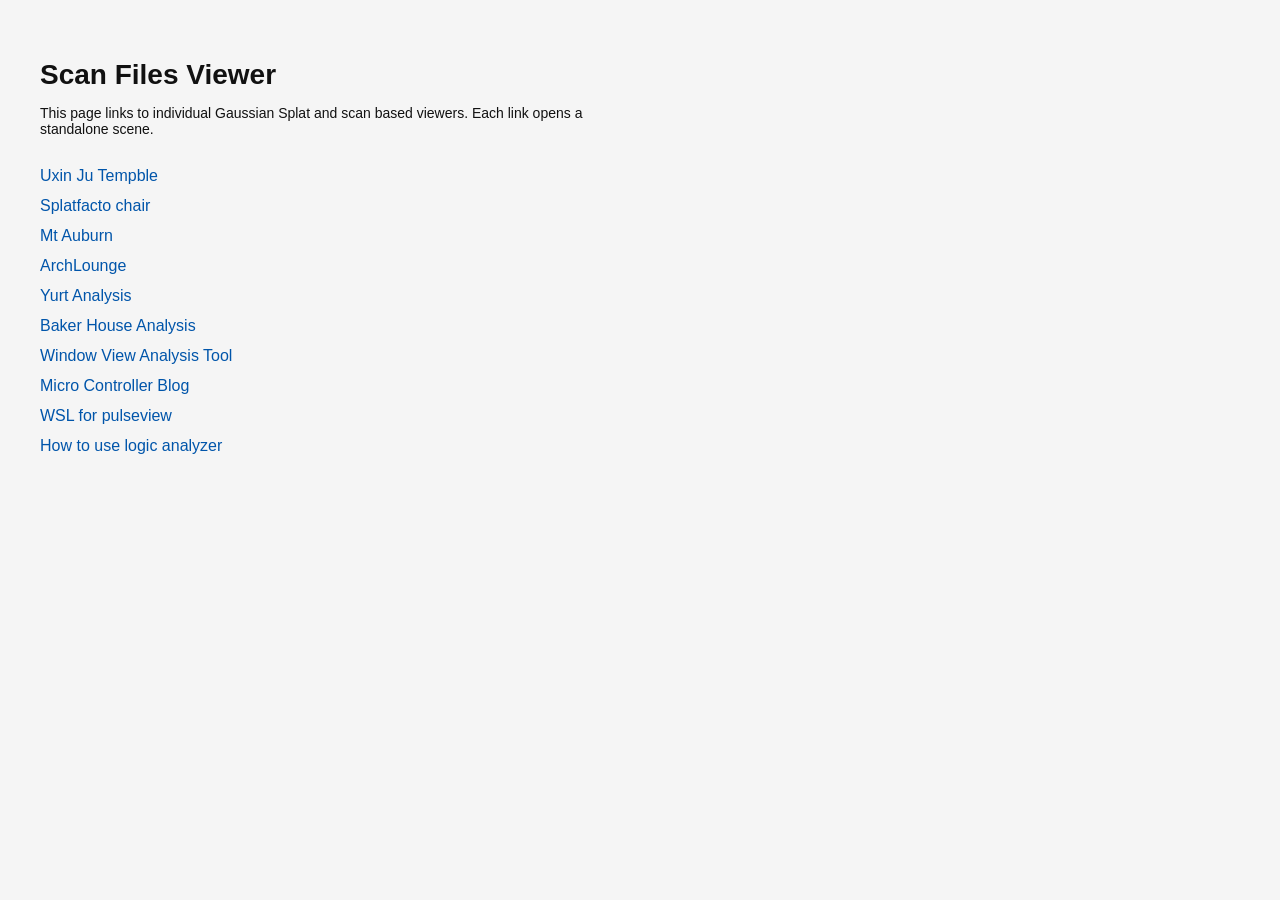
<file: index.html>
<!doctype html>
<html>
  <head>
    <meta charset="utf8" />
    <title>Scan Files Index</title>

    <style>
      body {
        margin: 0;
        padding: 40px;
        font-family: Arial, Helvetica, sans-serif;
        background-color: #f5f5f5;
        color: #111;
      }

      h1 {
        font-size: 28px;
        margin-bottom: 10px;
      }

      p {
        font-size: 14px;
        margin-bottom: 30px;
        max-width: 600px;
      }

      ul {
        list-style: none;
        padding: 0;
        max-width: 600px;
      }

      li {
        margin-bottom: 12px;
      }

      a {
        text-decoration: none;
        font-size: 16px;
        color: #0055aa;
      }

      a:hover {
        text-decoration: underline;
      }
    </style>
  </head>

  <body>
    <h1>Scan Files Viewer</h1>

    <p>
      This page links to individual Gaussian Splat and scan based viewers. Each
      link opens a standalone scene.
    </p>

    <ul>
      <li><a href="scans/LUMA_gs_temple_batch_3.html">Uxin Ju Tempble</a></li>
      <li><a href="scans/chair001.html">Splatfacto chair</a></li>
      <li><a href="scans/mtAuburn.html">Mt Auburn</a></li>
      <li><a href="scans/ArchLounge.html">ArchLounge</a></li>
      <li><a href="scans/yurt_parameter_explainer.html">Yurt Analysis</a></li>
      <li>
        <a href="QD_4567_bakerHouse_webpage/index.html">Baker House Analysis</a>
      </li>
      <li><a href="scans/webapp/index.html">Window View Analysis Tool</a></li>
      <li><a href="misc/Watch your microcontroller work.html">Micro Controller Blog</a></li>
      <li><a href="misc/Logic analyzer on Windows_ quick start.html">WSL for pulseview</a></li>
      <li><a href="misc/Read what your chips are saying.html">How to use logic analyzer</a></li>
    </ul>
  </body>
</html>
</file>
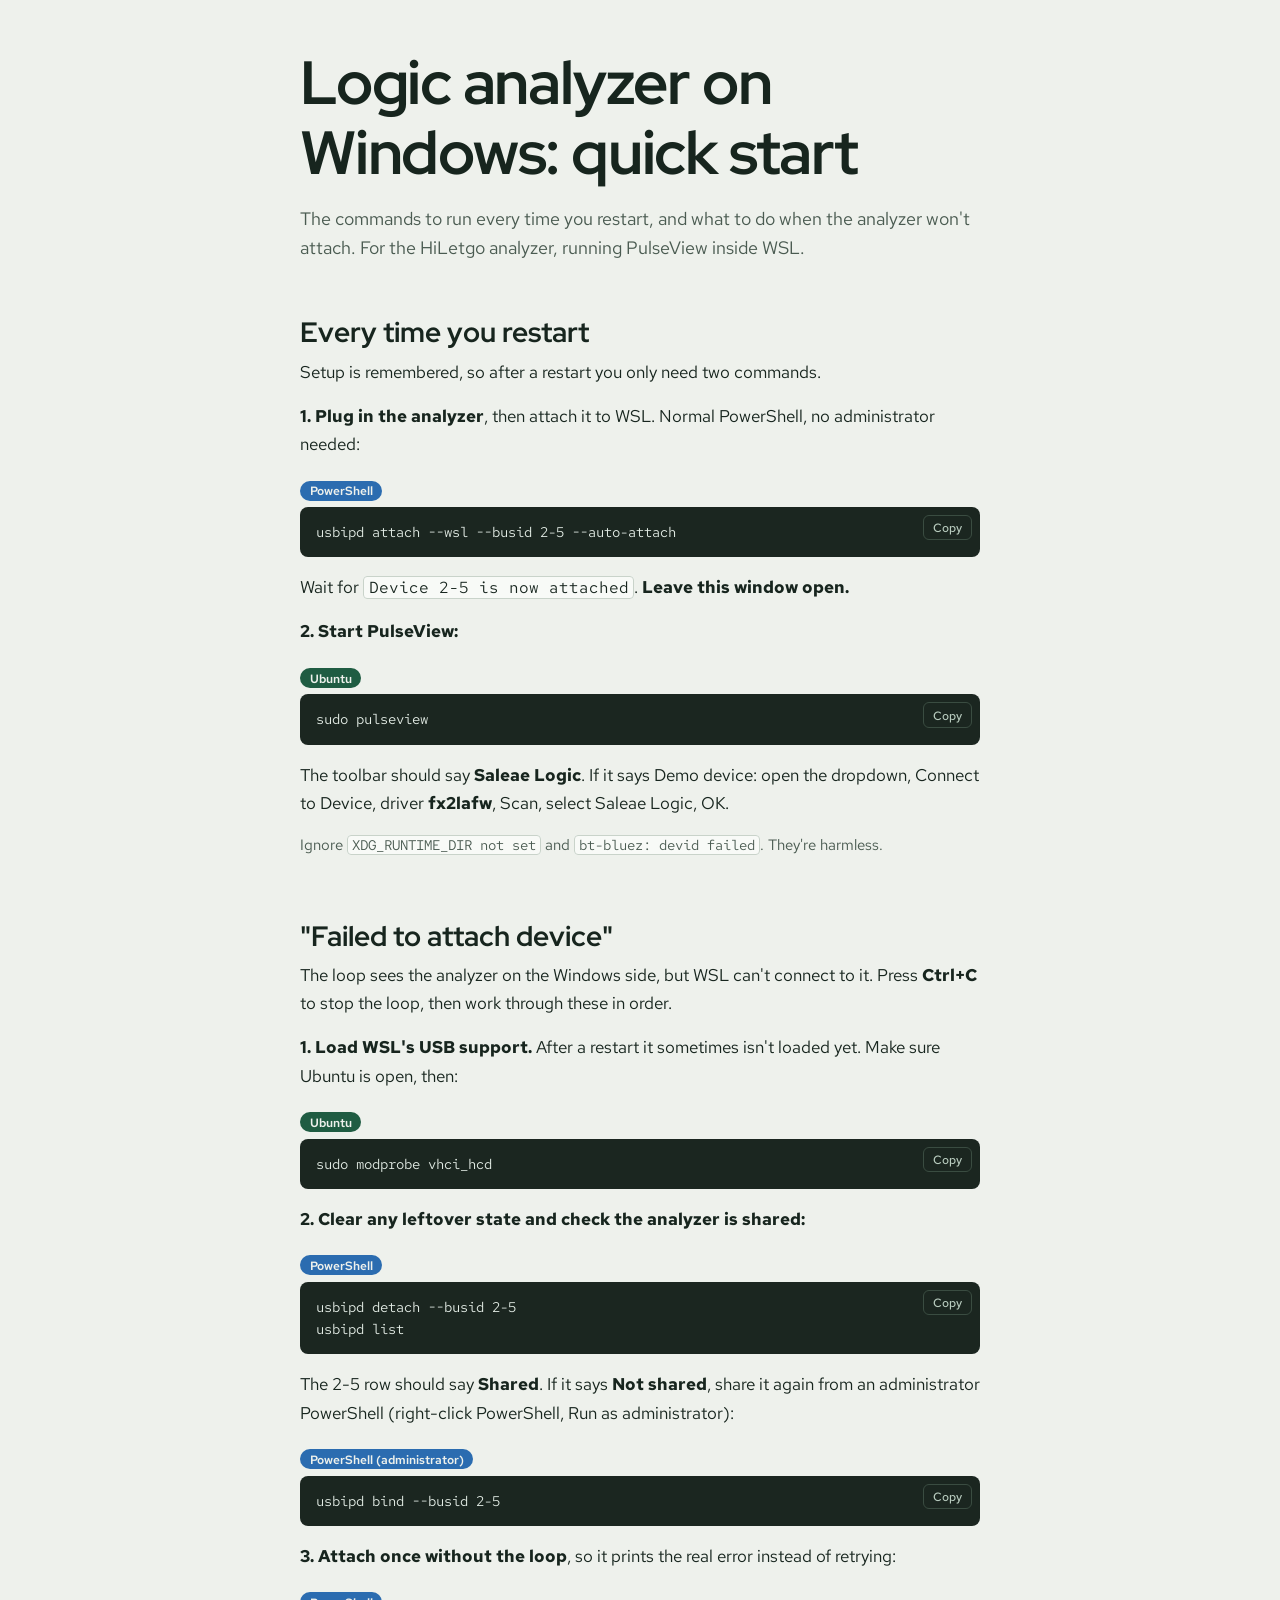
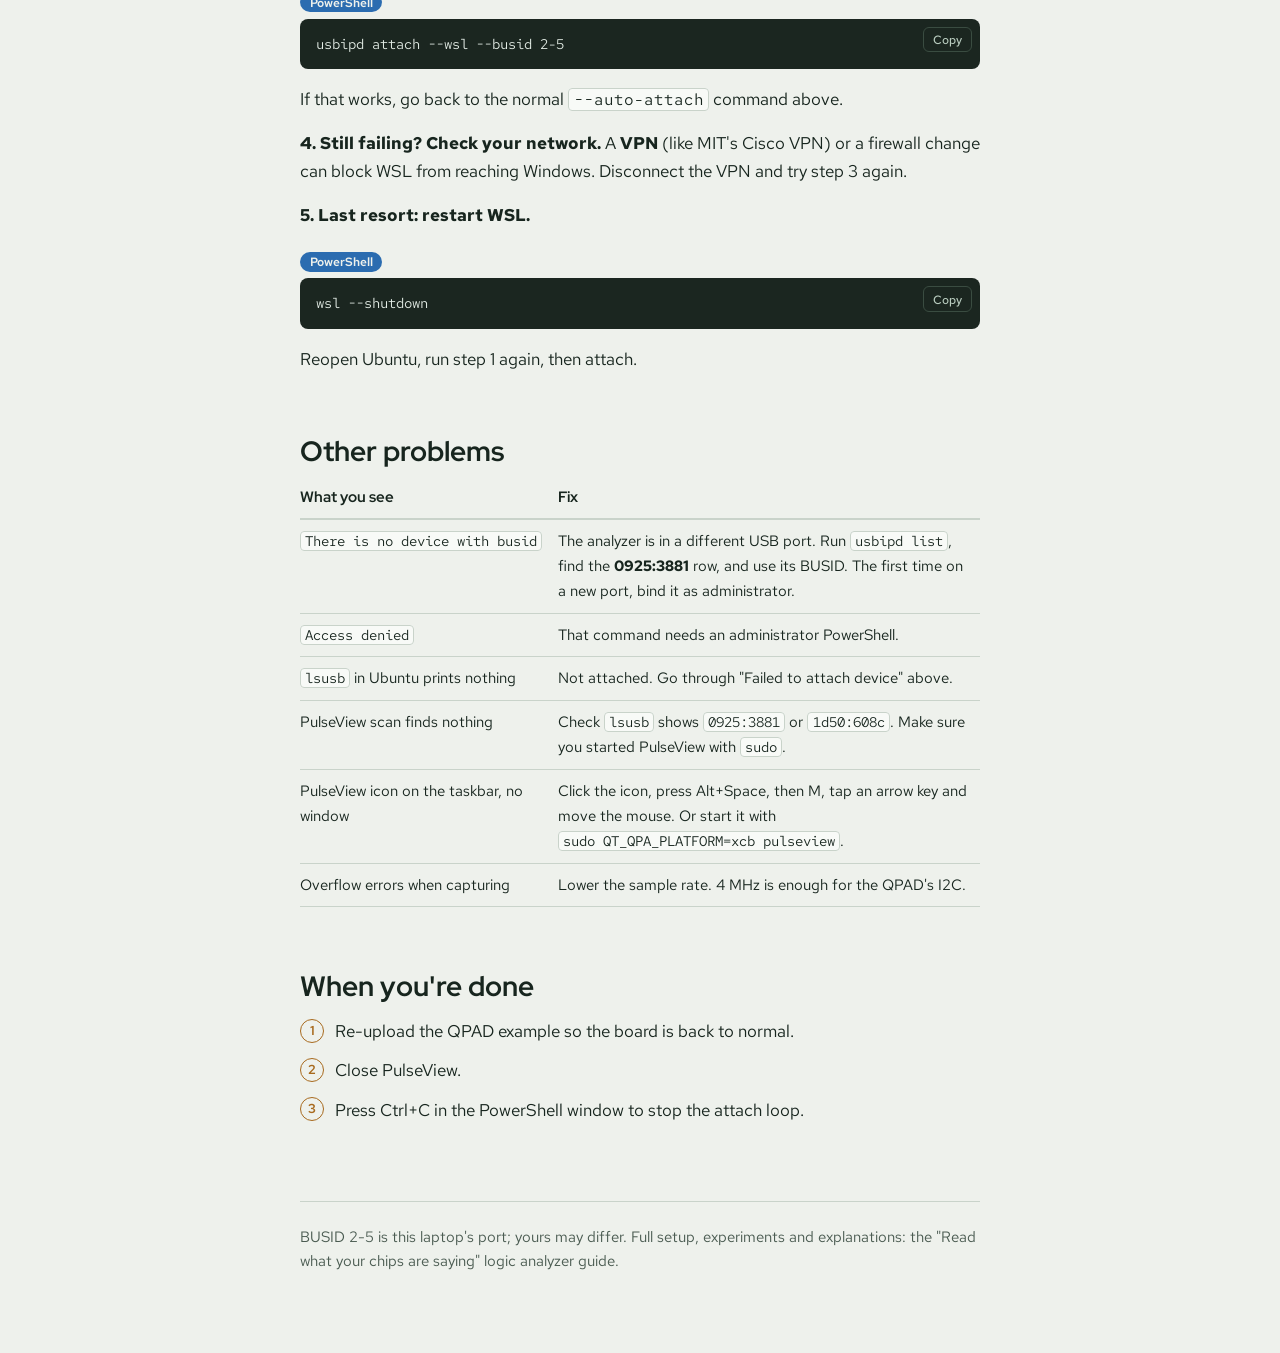
<file: misc/Logic analyzer on Windows_ quick start.html>
<!DOCTYPE html>
<html lang="en">
<head>
<meta charset="utf-8">
<meta name="viewport" content="width=device-width, initial-scale=1, viewport-fit=cover">
<title>Logic analyzer on Windows: quick start</title>
<link rel="preconnect" href="https://fonts.googleapis.com">
<link rel="preconnect" href="https://fonts.gstatic.com" crossorigin>
<link href="https://fonts.googleapis.com/css2?family=Red+Hat+Display:wght@500;700&family=Red+Hat+Text:ital,wght@0,400;0,500;0,600;1,400&family=Red+Hat+Mono:wght@400;500&display=swap" rel="stylesheet">
<style>
:root{
  --paper:#EEF1EC; --panel:#F8FAF7; --ink:#17251E; --soft:#4A5B51; --line:#C9D3CA;
  --mask:#1F5C42; --copper:#A86A1E; --trace:#1F8A5B; --screen:#0F1A14; --grid:#2A3D31;
  --digital:#6FA83A; --analog:#D9732F; --iic:#6E6E6E; --power:#D23B33; --uart:#2B9BD1; --spi:#3E7A35; --gpio:#7F93A6;
  --codebg:#1B2620; --codeink:#E3ECE5;
  --sans:"Red Hat Text", "Segoe UI", Helvetica, Arial, sans-serif;
  --display:"Red Hat Display", "Segoe UI", Helvetica, Arial, sans-serif;
  --mono:"Red Hat Mono", ui-monospace, Menlo, Consolas, monospace;
  box-sizing:border-box;
  padding-top:env(safe-area-inset-top,0px); padding-bottom:env(safe-area-inset-bottom,0px);
}
@media (prefers-color-scheme: dark){
  :root:not([data-theme="light"]){
    --paper:#111814; --panel:#18211C; --ink:#E4EBE5; --soft:#A3B3A8; --line:#2D3B32;
    --mask:#83C9A3; --copper:#DDA45C; --trace:#4FD08F; --screen:#0A110D; --grid:#22352A;
    --codebg:#0C130F; --codeink:#DCE7DF;
  }
}
:root[data-theme="dark"]{
  --paper:#111814; --panel:#18211C; --ink:#E4EBE5; --soft:#A3B3A8; --line:#2D3B32;
  --mask:#83C9A3; --copper:#DDA45C; --trace:#4FD08F; --screen:#0A110D; --grid:#22352A;
  --codebg:#0C130F; --codeink:#DCE7DF;
}
html{scroll-padding-top:env(safe-area-inset-top,0px)}
*,*::before,*::after{box-sizing:inherit}
body{margin:0;background:var(--paper);color:var(--ink);font:400 17px/1.65 var(--sans);-webkit-font-smoothing:antialiased}
a{color:var(--mask);text-underline-offset:3px}
a:focus-visible,button:focus-visible{outline:2px solid var(--copper);outline-offset:2px}
h1,h2,h3{font-family:var(--display);line-height:1.15;margin:0}
h2{font-size:1.75rem;font-weight:700;margin:0 0 .6rem}
h3{font-size:1.15rem;font-weight:700;margin:1.6rem 0 .4rem}
p{margin:0 0 1rem}
code{font-family:var(--mono);font-size:.92em;background:var(--panel);border:1px solid var(--line);border-radius:4px;padding:0 .3em}
.col{max-width:720px;margin-left:auto;margin-right:auto;padding-left:20px;padding-right:20px}
.wide{max-width:1040px;margin-left:auto;margin-right:auto;padding-left:20px;padding-right:20px}
section{padding:3.2rem 0 1rem}
.lede{font-size:1.1rem;color:var(--soft);max-width:62ch}
.rule{border:0;border-top:1px solid var(--line);margin:0}

/* hero */
header{padding:3.5rem 0 1rem}
header h1{font-size:clamp(2.3rem,6vw,3.8rem);font-weight:700;letter-spacing:-.02em;max-width:14ch;margin-bottom:1rem}
.scope{background:var(--screen);border-radius:10px;padding:14px;margin-top:2rem;overflow:hidden}
.scope svg{display:block;width:100%;height:auto}
.scope .cap{display:flex;justify-content:space-between;color:#9FB8A8;font:500 13px var(--mono);margin-top:8px;gap:12px;flex-wrap:wrap}
@media (prefers-reduced-motion:no-preference){
  #hero-trace{stroke-dasharray:2400;stroke-dashoffset:2400;animation:draw 2.4s ease-out .3s forwards}
  @keyframes draw{to{stroke-dashoffset:0}}
}
nav.toc{display:flex;flex-wrap:wrap;gap:6px 18px;margin:1.6rem 0 0;font-size:.95rem}
nav.toc a{text-decoration:none;border-bottom:1px solid var(--line)}

/* pinout */
.pinout{background:#fff;border-radius:12px;padding:12px;border:1px solid var(--line)}
.pinout img{display:block;width:100%;height:auto}
.legend{display:grid;grid-template-columns:repeat(auto-fit,minmax(min(100%,300px),1fr));gap:4px 28px;margin:1.4rem 0 0;padding:0;list-style:none}
.legend li{display:grid;grid-template-columns:14px 1fr;gap:10px;padding:.55rem 0;border-bottom:1px solid var(--line);font-size:.95rem}
.sw{width:14px;height:14px;border-radius:3px;margin-top:.35em}

/* glossary */
.gloss h3{font-size:1rem;color:var(--soft);font-weight:500;font-family:var(--sans);margin:2rem 0 .3rem}
dl{margin:0}
.term{display:grid;grid-template-columns:minmax(120px,170px) 1fr;gap:4px 18px;padding:.7rem 0;border-bottom:1px solid var(--line)}
.term dt{font-family:var(--display);font-weight:700;display:flex;align-items:baseline;gap:8px}
.term dt .sw{flex:none;margin-top:0;align-self:center}
.term dd{margin:0}
.term dd small{display:block;color:var(--soft);font-size:.88rem}
@media (max-width:560px){.term{grid-template-columns:1fr}}

/* signal kinds */
.kinds{display:grid;gap:0;margin-top:1rem}
.kind{display:grid;grid-template-columns:150px 1fr;gap:6px 22px;align-items:center;padding:1rem 0;border-bottom:1px solid var(--line)}
.kind svg{width:150px;height:56px;background:var(--screen);border-radius:6px}
.kind h3{margin:0 0 .2rem;font-size:1.05rem}
.kind p{margin:0;font-size:.95rem}
.kind .read{color:var(--soft);font-size:.9rem;margin-top:.3rem}
@media (max-width:560px){.kind{grid-template-columns:1fr}}

/* how-to boxes */
.steps{counter-reset:s;list-style:none;padding:0;margin:.4rem 0 1rem}
.steps li{counter-increment:s;position:relative;padding:.35rem 0 .35rem 2.2rem}
.steps li::before{content:counter(s);position:absolute;left:0;top:.45rem;width:1.5rem;height:1.5rem;border-radius:50%;border:1.5px solid var(--copper);color:var(--copper);font:600 .8rem/1.35rem var(--sans);text-align:center}

/* bench */
.bench{background:var(--panel);border:1px solid var(--line);border-radius:14px;padding:18px}
.tabs{display:flex;flex-wrap:wrap;gap:8px;margin-bottom:14px}
.tabs button,.lang button{font:500 .92rem var(--sans);color:var(--ink);background:transparent;border:1px solid var(--line);border-radius:999px;padding:.4rem .9rem;cursor:pointer}
.tabs button[aria-selected="true"],.lang button[aria-pressed="true"]{background:var(--mask);border-color:var(--mask);color:var(--paper)}
.benchsvg{width:100%;height:auto;display:block}
.exp{margin-top:14px;display:grid;grid-template-columns:1fr;gap:4px}
.exp h3{margin:.6rem 0 .2rem}
.row{display:grid;grid-template-columns:110px 1fr;gap:4px 16px;padding:.55rem 0;border-top:1px solid var(--line)}
.row b{font-family:var(--display);font-weight:700;color:var(--copper)}
.row p{margin:0}
@media (max-width:560px){.row{grid-template-columns:1fr}}
.lang{display:flex;gap:8px;align-items:center;margin:.2rem 0 .5rem;flex-wrap:wrap}
.lang span{color:var(--soft);font-size:.9rem}
.code{position:relative;margin:.3rem 0 .4rem}
.code pre code{background:none;border:0;padding:0;color:inherit;font-size:inherit}
.code pre{margin:0;background:var(--codebg);color:var(--codeink);border-radius:8px;padding:14px 16px;overflow-x:auto;font:400 .9rem/1.55 var(--mono)}
.copy{position:absolute;top:8px;right:8px;font:500 .78rem var(--sans);background:transparent;color:#B9CCBF;border:1px solid #3A4C41;border-radius:6px;padding:.2rem .55rem;cursor:pointer}

.warn{list-style:none;padding:0;margin:0}
.warn li{padding:.7rem 0 .7rem 1.2rem;border-bottom:1px solid var(--line);position:relative}
.warn li::before{content:"";position:absolute;left:0;top:1.15rem;width:8px;height:8px;border-radius:50%;background:var(--power)}
footer{padding:3rem 0 4rem;color:var(--soft);font-size:.92rem}

table.plan{width:100%;border-collapse:collapse;font-size:.95rem;margin:.4rem 0 1rem;display:block;overflow-x:auto}
table.plan th{text-align:left;font-family:var(--display);font-weight:700;border-bottom:2px solid var(--line);padding:.5rem .6rem .5rem 0}
table.plan td{border-bottom:1px solid var(--line);padding:.55rem .6rem .55rem 0;vertical-align:top}
.where{display:inline-block;font:600 .78rem var(--sans);color:var(--paper);background:var(--mask);border-radius:999px;padding:.1rem .6rem;margin:.4rem 0 .2rem}
.where.ps{background:#2B6CB0}
.code{margin:.2rem 0 1rem}
.code pre{white-space:pre}
p code,td code{white-space:nowrap}
.aside{color:var(--soft);font-size:.92rem}
header{padding:3rem 0 0}
header h1{max-width:18ch}
section{padding:2.4rem 0 .5rem}
</style>
</head>
<body>
<header class="col">
  <h1>Logic analyzer on Windows: quick start</h1>
  <p class="lede">The commands to run every time you restart, and what to do when the analyzer won't attach. For the HiLetgo analyzer, running PulseView inside WSL.</p>
</header>

<section class="col" id="every">
  <h2>Every time you restart</h2>
  <p>Setup is remembered, so after a restart you only need two commands.</p>
  <p><strong>1. Plug in the analyzer</strong>, then attach it to WSL. Normal PowerShell, no administrator needed:</p>
  <span class="where ps">PowerShell</span>
  <div class="code"><pre><code>usbipd attach --wsl --busid 2-5 --auto-attach</code></pre><button type="button" class="copy">Copy</button></div>
  <p>Wait for <code>Device 2-5 is now attached</code>. <strong>Leave this window open.</strong></p>
  <p><strong>2. Start PulseView:</strong></p>
  <span class="where">Ubuntu</span>
  <div class="code"><pre><code>sudo pulseview</code></pre><button type="button" class="copy">Copy</button></div>
  <p>The toolbar should say <strong>Saleae Logic</strong>. If it says Demo device: open the dropdown, Connect to Device, driver <strong>fx2lafw</strong>, Scan, select Saleae Logic, OK.</p>
  <p class="aside">Ignore <code>XDG_RUNTIME_DIR not set</code> and <code>bt-bluez: devid failed</code>. They're harmless.</p>
</section>

<section class="col" id="fail">
  <h2>"Failed to attach device"</h2>
  <p>The loop sees the analyzer on the Windows side, but WSL can't connect to it. Press <strong>Ctrl+C</strong> to stop the loop, then work through these in order.</p>

  <p><strong>1. Load WSL's USB support.</strong> After a restart it sometimes isn't loaded yet. Make sure Ubuntu is open, then:</p>
  <span class="where">Ubuntu</span>
  <div class="code"><pre><code>sudo modprobe vhci_hcd</code></pre><button type="button" class="copy">Copy</button></div>

  <p><strong>2. Clear any leftover state and check the analyzer is shared:</strong></p>
  <span class="where ps">PowerShell</span>
  <div class="code"><pre><code>usbipd detach --busid 2-5
usbipd list</code></pre><button type="button" class="copy">Copy</button></div>
  <p>The 2-5 row should say <strong>Shared</strong>. If it says <strong>Not shared</strong>, share it again from an administrator PowerShell (right-click PowerShell, Run as administrator):</p>
  <span class="where ps">PowerShell (administrator)</span>
  <div class="code"><pre><code>usbipd bind --busid 2-5</code></pre><button type="button" class="copy">Copy</button></div>

  <p><strong>3. Attach once without the loop</strong>, so it prints the real error instead of retrying:</p>
  <span class="where ps">PowerShell</span>
  <div class="code"><pre><code>usbipd attach --wsl --busid 2-5</code></pre><button type="button" class="copy">Copy</button></div>
  <p>If that works, go back to the normal <code>--auto-attach</code> command above.</p>

  <p><strong>4. Still failing? Check your network.</strong> A <strong>VPN</strong> (like MIT's Cisco VPN) or a firewall change can block WSL from reaching Windows. Disconnect the VPN and try step 3 again.</p>

  <p><strong>5. Last resort: restart WSL.</strong></p>
  <span class="where ps">PowerShell</span>
  <div class="code"><pre><code>wsl --shutdown</code></pre><button type="button" class="copy">Copy</button></div>
  <p>Reopen Ubuntu, run step 1 again, then attach.</p>
</section>

<section class="col" id="other">
  <h2>Other problems</h2>
  <table class="plan">
    <tr><th>What you see</th><th>Fix</th></tr>
    <tr><td><code>There is no device with busid</code></td><td>The analyzer is in a different USB port. Run <code>usbipd list</code>, find the <strong>0925:3881</strong> row, and use its BUSID. The first time on a new port, bind it as administrator.</td></tr>
    <tr><td><code>Access denied</code></td><td>That command needs an administrator PowerShell.</td></tr>
    <tr><td><code>lsusb</code> in Ubuntu prints nothing</td><td>Not attached. Go through "Failed to attach device" above.</td></tr>
    <tr><td>PulseView scan finds nothing</td><td>Check <code>lsusb</code> shows <code>0925:3881</code> or <code>1d50:608c</code>. Make sure you started PulseView with <code>sudo</code>.</td></tr>
    <tr><td>PulseView icon on the taskbar, no window</td><td>Click the icon, press Alt+Space, then M, tap an arrow key and move the mouse. Or start it with <code>sudo QT_QPA_PLATFORM=xcb pulseview</code>.</td></tr>
    <tr><td>Overflow errors when capturing</td><td>Lower the sample rate. 4 MHz is enough for the QPAD's I2C.</td></tr>
  </table>
</section>

<section class="col" id="done">
  <h2>When you're done</h2>
  <ol class="steps">
    <li>Re-upload the QPAD example so the board is back to normal.</li>
    <li>Close PulseView.</li>
    <li>Press Ctrl+C in the PowerShell window to stop the attach loop.</li>
  </ol>
</section>

<footer class="col">
  <hr class="rule" style="margin-bottom:1.4rem">
  <p>BUSID 2-5 is this laptop's port; yours may differ. Full setup, experiments and explanations: the "Read what your chips are saying" logic analyzer guide.</p>
</footer>

<script>document.addEventListener('click',ev=>{const cb=ev.target.closest('.copy');if(!cb)return;
const t=cb.parentElement.querySelector('code').textContent;
try{navigator.clipboard.writeText(t).then(()=>{cb.textContent='Copied';setTimeout(()=>cb.textContent='Copy',1500);},()=>{cb.textContent='Select and copy';});}catch(e){cb.textContent='Select and copy';}});</script>
</body>
</html>
</file>
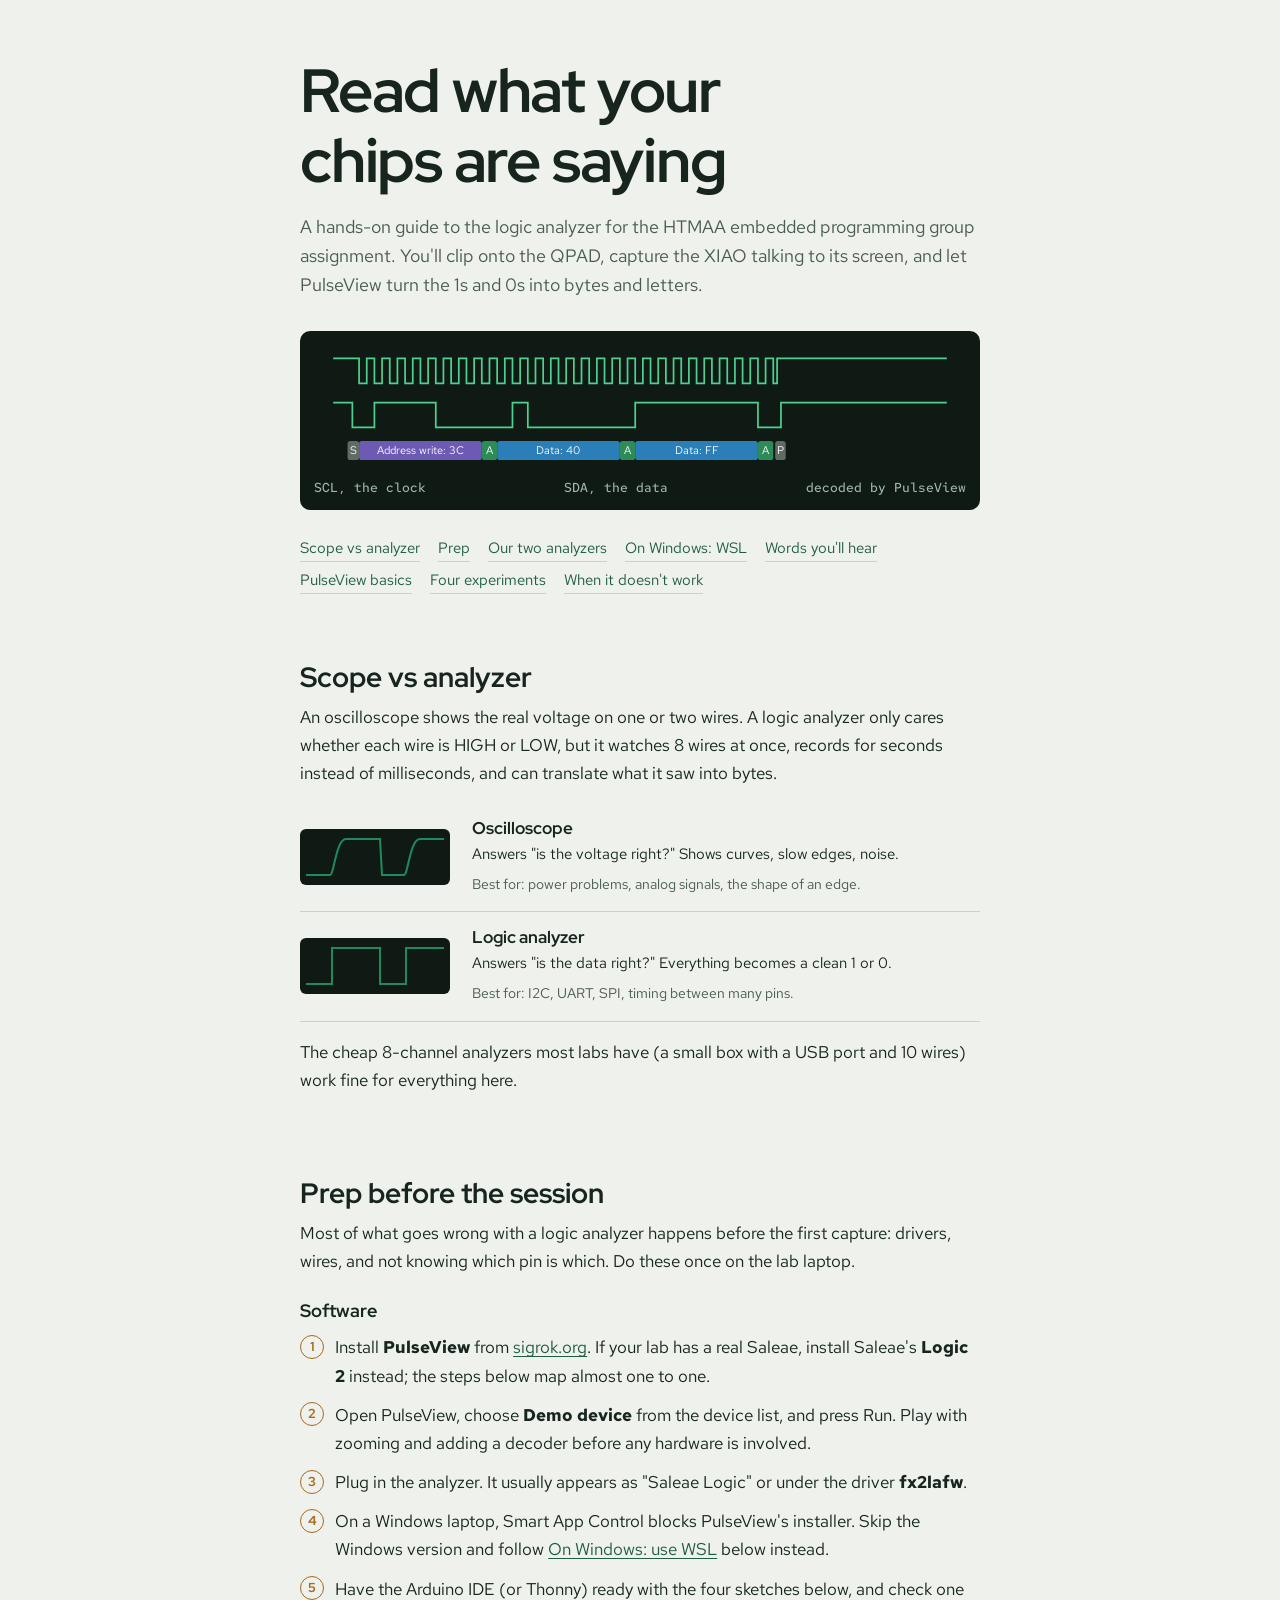
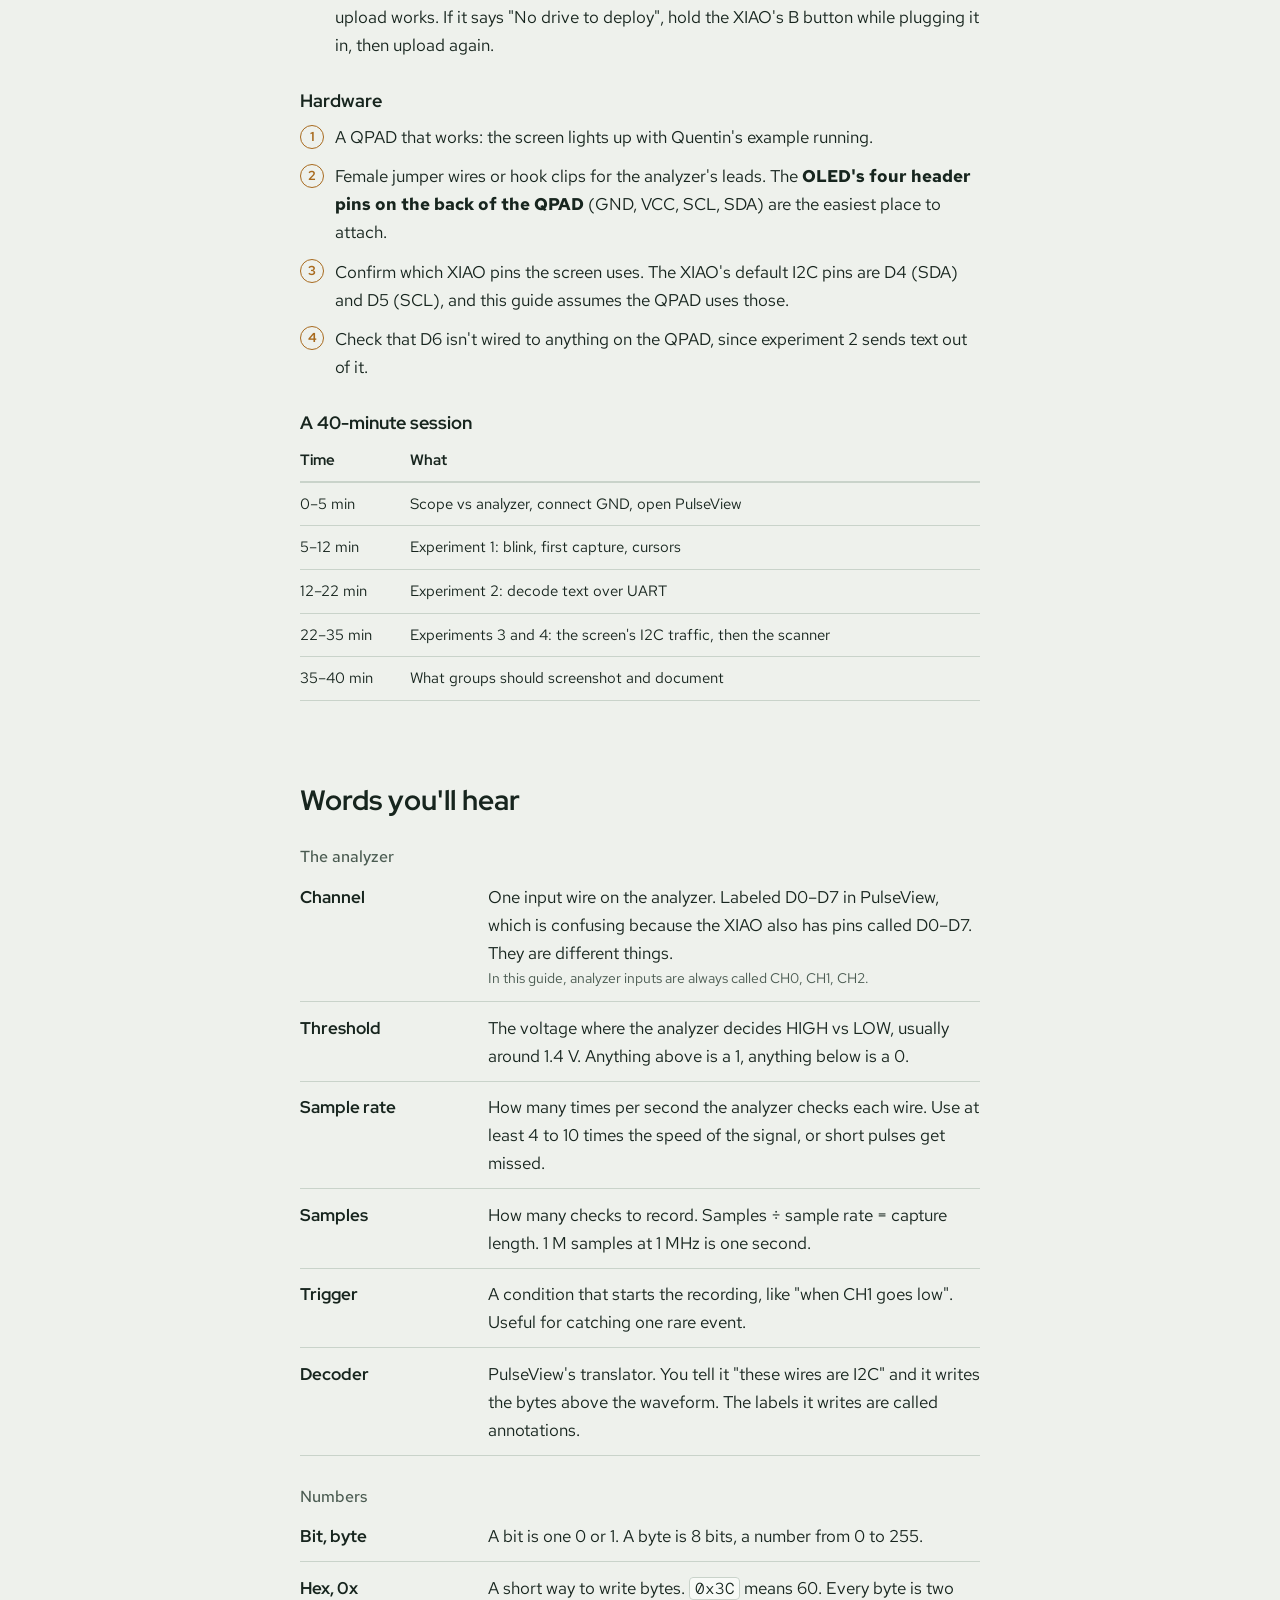
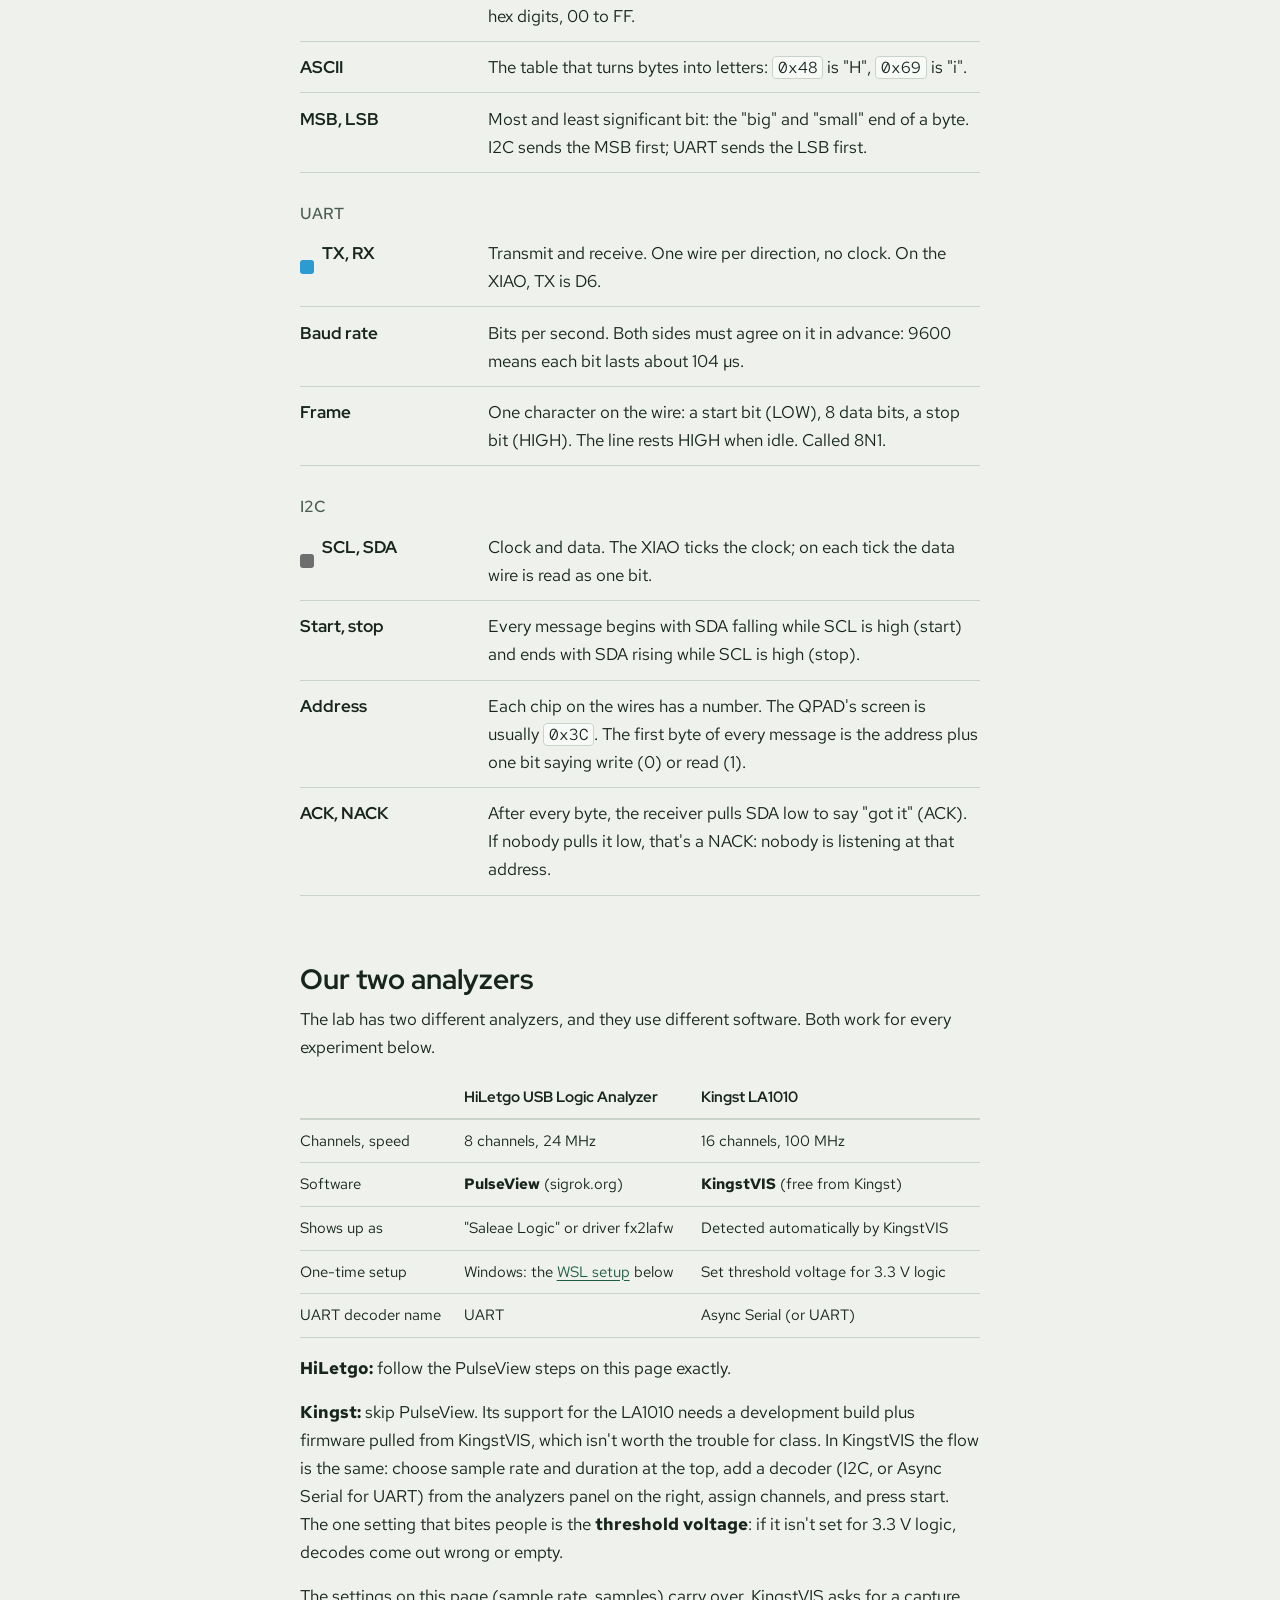
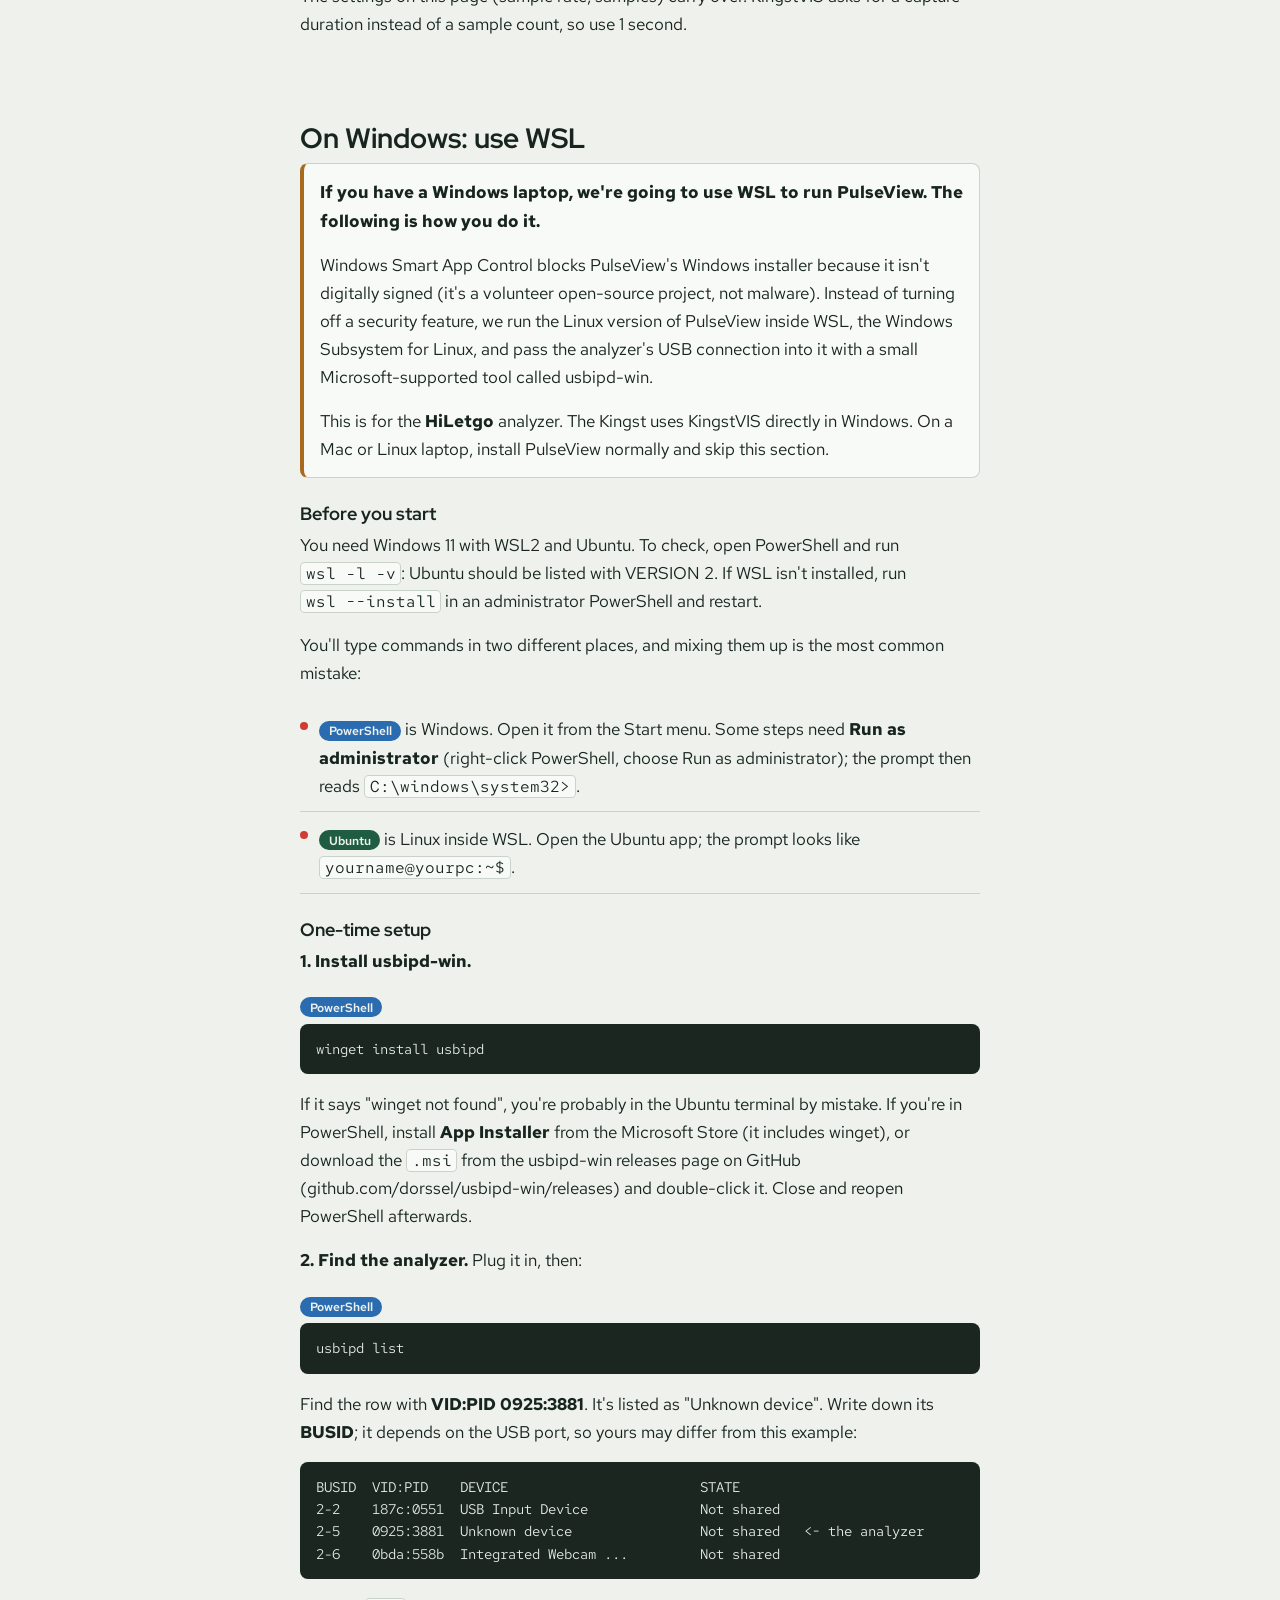
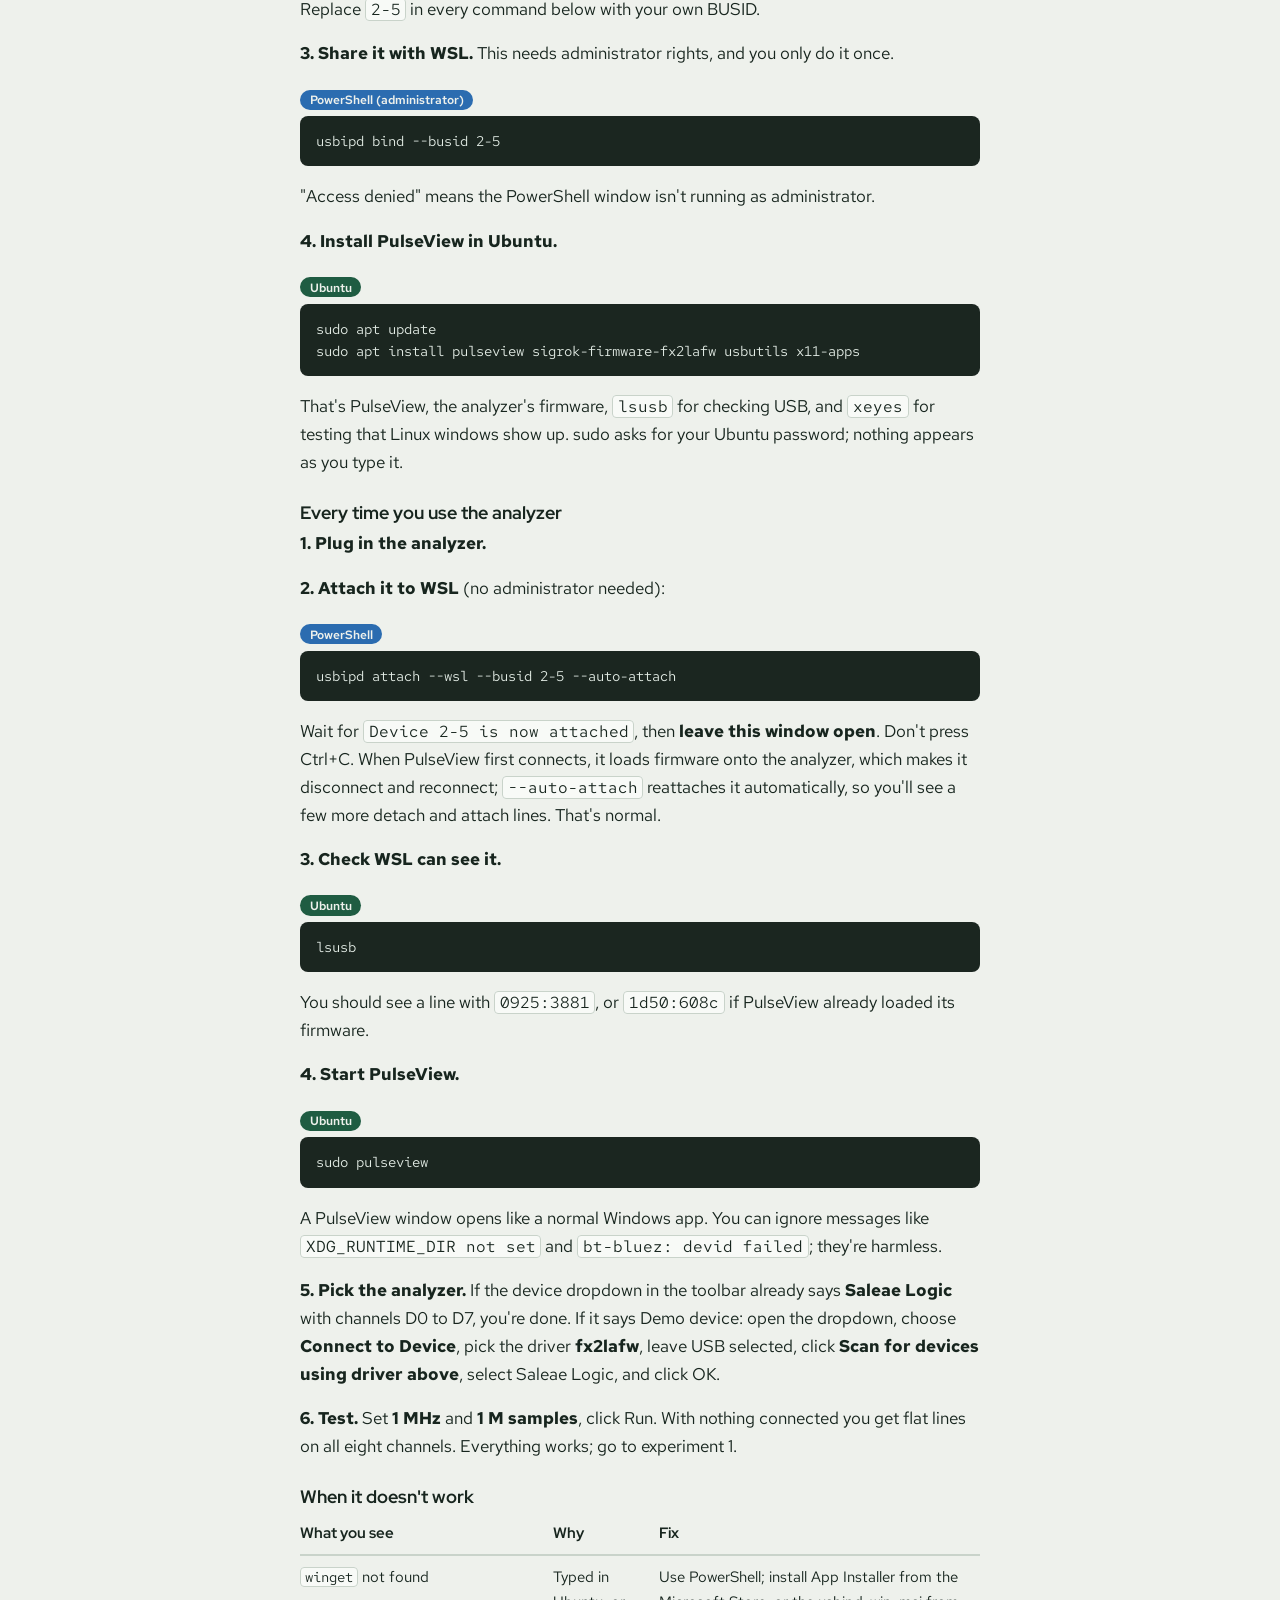
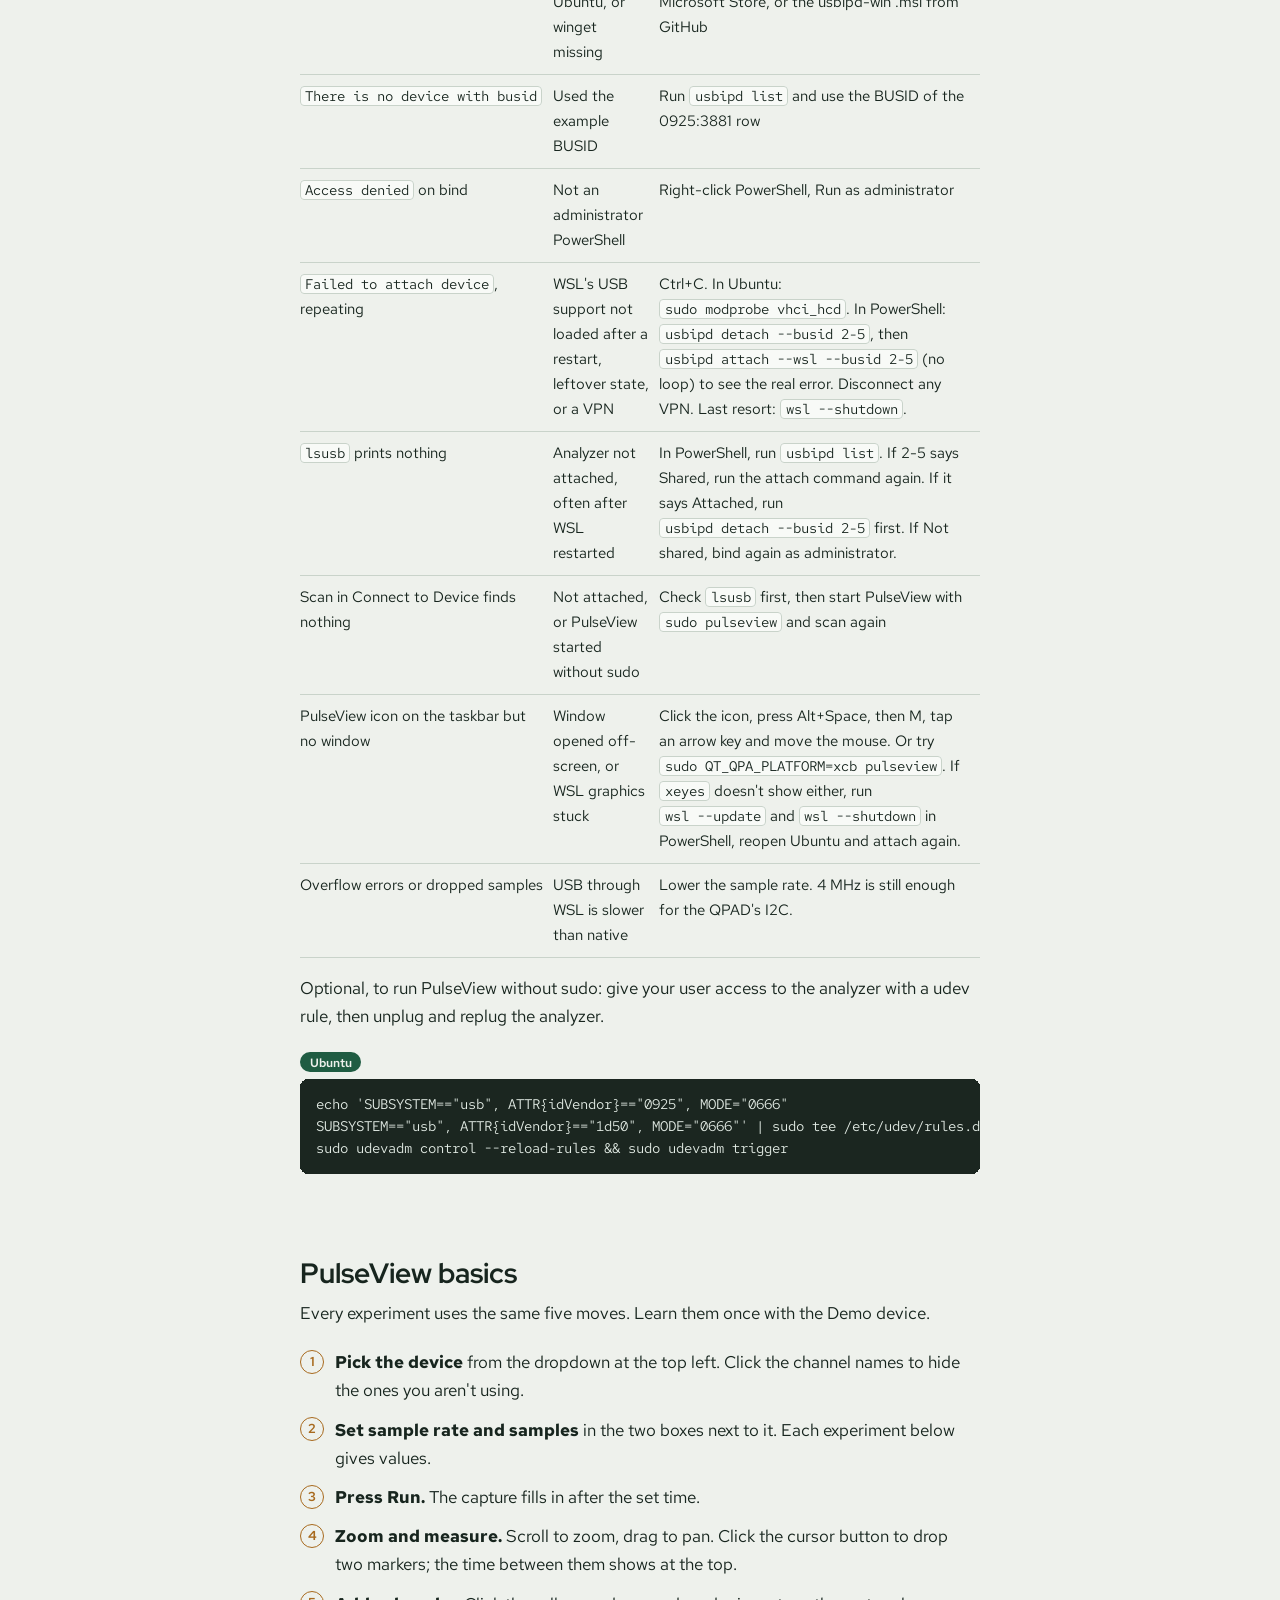
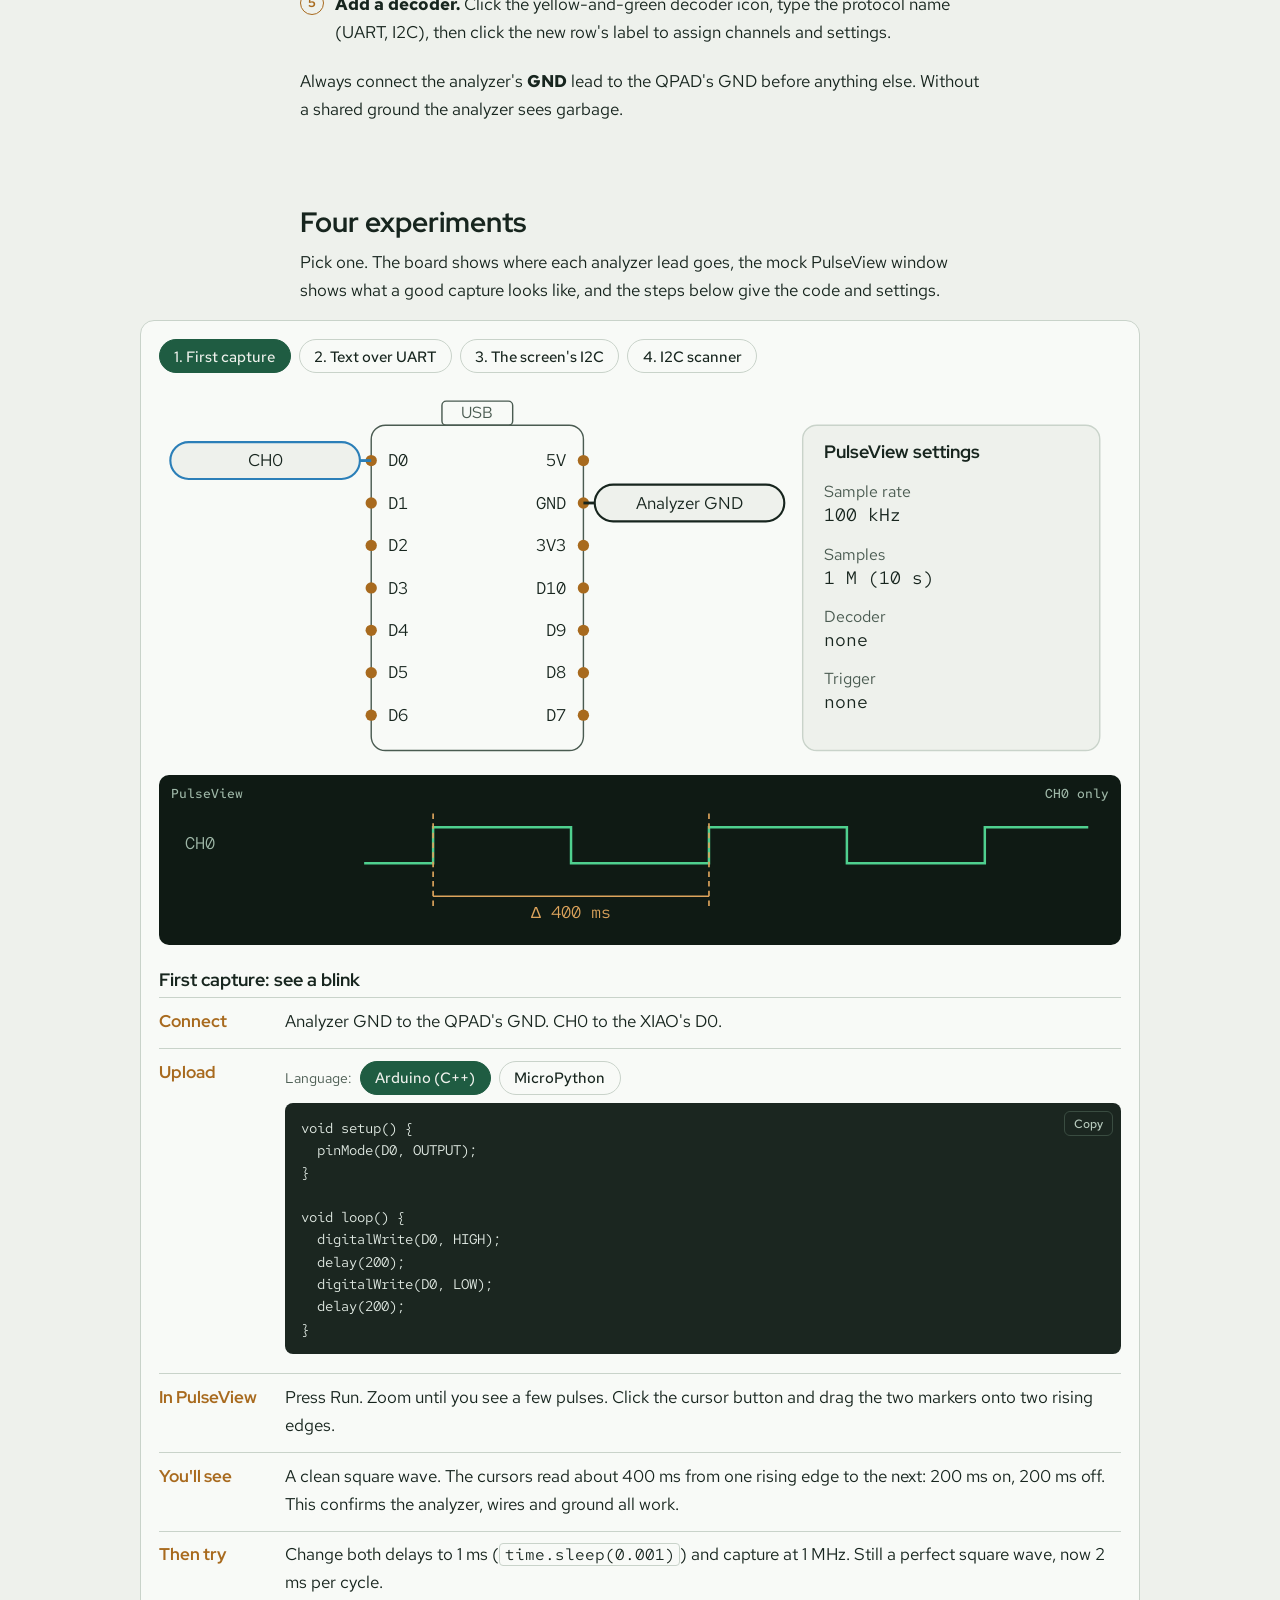
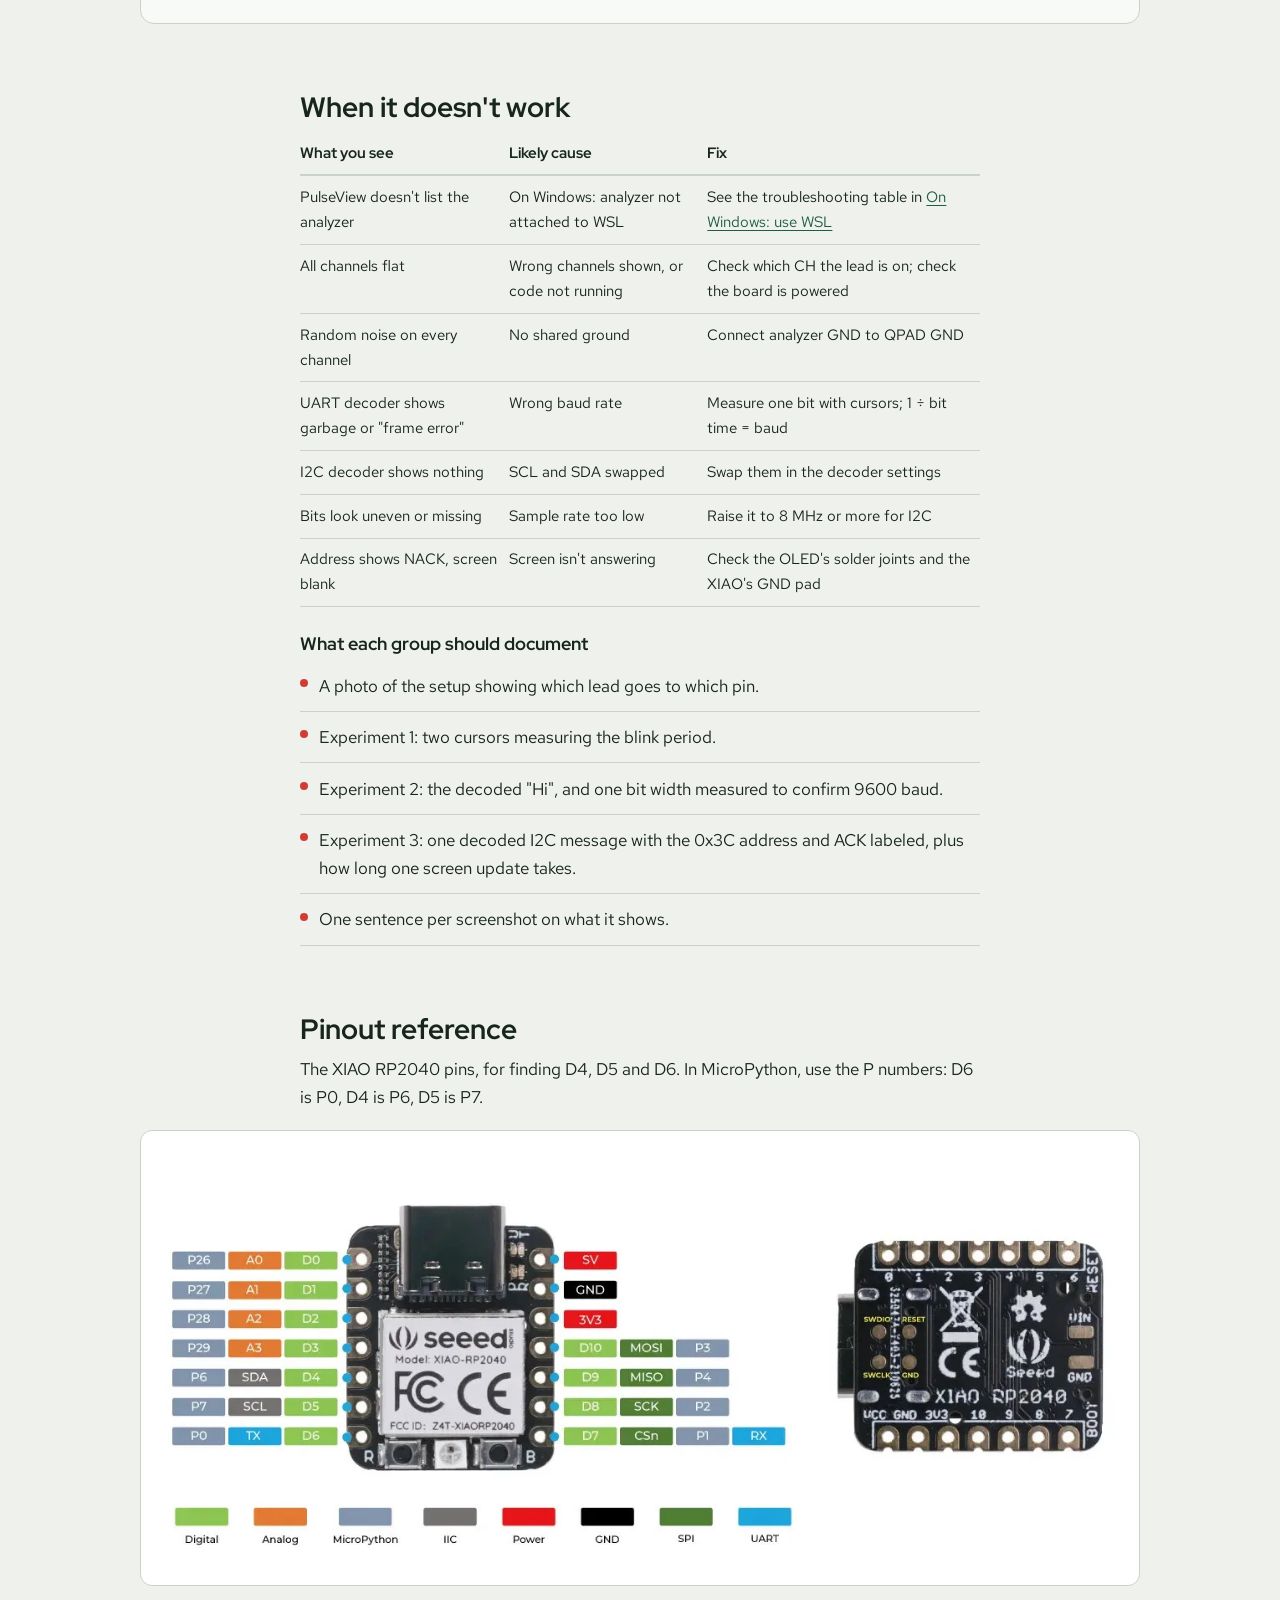
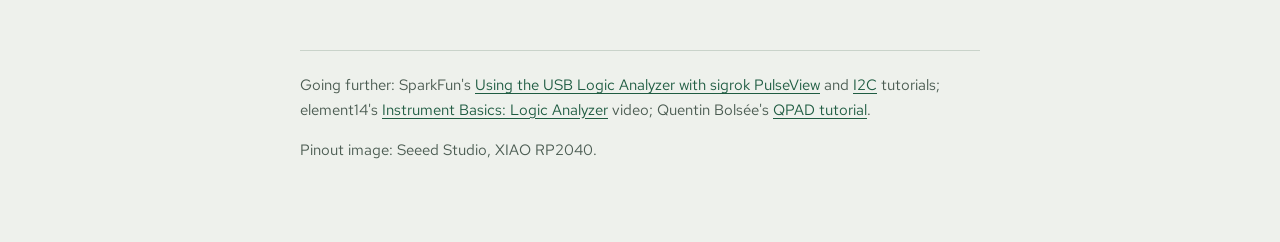
<file: misc/Read what your chips are saying.html>
<!DOCTYPE html>
<html lang="en">
<head>
<meta charset="utf-8">
<meta name="viewport" content="width=device-width, initial-scale=1, viewport-fit=cover">
<title>Read what your chips are saying</title>
<link rel="preconnect" href="https://fonts.googleapis.com">
<link rel="preconnect" href="https://fonts.gstatic.com" crossorigin>
<link href="https://fonts.googleapis.com/css2?family=Red+Hat+Display:wght@500;700&family=Red+Hat+Text:ital,wght@0,400;0,500;0,600;1,400&family=Red+Hat+Mono:wght@400;500&display=swap" rel="stylesheet">
<style>
:root{
  --paper:#EEF1EC; --panel:#F8FAF7; --ink:#17251E; --soft:#4A5B51; --line:#C9D3CA;
  --mask:#1F5C42; --copper:#A86A1E; --trace:#1F8A5B; --screen:#0F1A14; --grid:#2A3D31;
  --digital:#6FA83A; --analog:#D9732F; --iic:#6E6E6E; --power:#D23B33; --uart:#2B9BD1; --spi:#3E7A35; --gpio:#7F93A6;
  --codebg:#1B2620; --codeink:#E3ECE5;
  --sans:"Red Hat Text", "Segoe UI", Helvetica, Arial, sans-serif;
  --display:"Red Hat Display", "Segoe UI", Helvetica, Arial, sans-serif;
  --mono:"Red Hat Mono", ui-monospace, Menlo, Consolas, monospace;
  box-sizing:border-box;
  padding-top:env(safe-area-inset-top,0px); padding-bottom:env(safe-area-inset-bottom,0px);
}
@media (prefers-color-scheme: dark){
  :root:not([data-theme="light"]){
    --paper:#111814; --panel:#18211C; --ink:#E4EBE5; --soft:#A3B3A8; --line:#2D3B32;
    --mask:#83C9A3; --copper:#DDA45C; --trace:#4FD08F; --screen:#0A110D; --grid:#22352A;
    --codebg:#0C130F; --codeink:#DCE7DF;
  }
}
:root[data-theme="dark"]{
  --paper:#111814; --panel:#18211C; --ink:#E4EBE5; --soft:#A3B3A8; --line:#2D3B32;
  --mask:#83C9A3; --copper:#DDA45C; --trace:#4FD08F; --screen:#0A110D; --grid:#22352A;
  --codebg:#0C130F; --codeink:#DCE7DF;
}
html{scroll-padding-top:env(safe-area-inset-top,0px)}
*,*::before,*::after{box-sizing:inherit}
body{margin:0;background:var(--paper);color:var(--ink);font:400 17px/1.65 var(--sans);-webkit-font-smoothing:antialiased}
a{color:var(--mask);text-underline-offset:3px}
a:focus-visible,button:focus-visible{outline:2px solid var(--copper);outline-offset:2px}
h1,h2,h3{font-family:var(--display);line-height:1.15;margin:0}
h2{font-size:1.75rem;font-weight:700;margin:0 0 .6rem}
h3{font-size:1.15rem;font-weight:700;margin:1.6rem 0 .4rem}
p{margin:0 0 1rem}
code{font-family:var(--mono);font-size:.92em;background:var(--panel);border:1px solid var(--line);border-radius:4px;padding:0 .3em}
.col{max-width:720px;margin-left:auto;margin-right:auto;padding-left:20px;padding-right:20px}
.wide{max-width:1040px;margin-left:auto;margin-right:auto;padding-left:20px;padding-right:20px}
section{padding:3.2rem 0 1rem}
.lede{font-size:1.1rem;color:var(--soft);max-width:62ch}
.rule{border:0;border-top:1px solid var(--line);margin:0}

/* hero */
header{padding:3.5rem 0 1rem}
header h1{font-size:clamp(2.3rem,6vw,3.8rem);font-weight:700;letter-spacing:-.02em;max-width:14ch;margin-bottom:1rem}
.scope{background:var(--screen);border-radius:10px;padding:14px;margin-top:2rem;overflow:hidden}
.scope svg{display:block;width:100%;height:auto}
.scope .cap{display:flex;justify-content:space-between;color:#9FB8A8;font:500 13px var(--mono);margin-top:8px;gap:12px;flex-wrap:wrap}
@media (prefers-reduced-motion:no-preference){
  #hero-trace{stroke-dasharray:2400;stroke-dashoffset:2400;animation:draw 2.4s ease-out .3s forwards}
  @keyframes draw{to{stroke-dashoffset:0}}
}
nav.toc{display:flex;flex-wrap:wrap;gap:6px 18px;margin:1.6rem 0 0;font-size:.95rem}
nav.toc a{text-decoration:none;border-bottom:1px solid var(--line)}

/* pinout */
.pinout{background:#fff;border-radius:12px;padding:12px;border:1px solid var(--line)}
.pinout img{display:block;width:100%;height:auto}
.legend{display:grid;grid-template-columns:repeat(auto-fit,minmax(min(100%,300px),1fr));gap:4px 28px;margin:1.4rem 0 0;padding:0;list-style:none}
.legend li{display:grid;grid-template-columns:14px 1fr;gap:10px;padding:.55rem 0;border-bottom:1px solid var(--line);font-size:.95rem}
.sw{width:14px;height:14px;border-radius:3px;margin-top:.35em}

/* glossary */
.gloss h3{font-size:1rem;color:var(--soft);font-weight:500;font-family:var(--sans);margin:2rem 0 .3rem}
dl{margin:0}
.term{display:grid;grid-template-columns:minmax(120px,170px) 1fr;gap:4px 18px;padding:.7rem 0;border-bottom:1px solid var(--line)}
.term dt{font-family:var(--display);font-weight:700;display:flex;align-items:baseline;gap:8px}
.term dt .sw{flex:none;margin-top:0;align-self:center}
.term dd{margin:0}
.term dd small{display:block;color:var(--soft);font-size:.88rem}
@media (max-width:560px){.term{grid-template-columns:1fr}}

/* signal kinds */
.kinds{display:grid;gap:0;margin-top:1rem}
.kind{display:grid;grid-template-columns:150px 1fr;gap:6px 22px;align-items:center;padding:1rem 0;border-bottom:1px solid var(--line)}
.kind svg{width:150px;height:56px;background:var(--screen);border-radius:6px}
.kind h3{margin:0 0 .2rem;font-size:1.05rem}
.kind p{margin:0;font-size:.95rem}
.kind .read{color:var(--soft);font-size:.9rem;margin-top:.3rem}
@media (max-width:560px){.kind{grid-template-columns:1fr}}

/* how-to boxes */
.steps{counter-reset:s;list-style:none;padding:0;margin:.4rem 0 1rem}
.steps li{counter-increment:s;position:relative;padding:.35rem 0 .35rem 2.2rem}
.steps li::before{content:counter(s);position:absolute;left:0;top:.45rem;width:1.5rem;height:1.5rem;border-radius:50%;border:1.5px solid var(--copper);color:var(--copper);font:600 .8rem/1.35rem var(--sans);text-align:center}

/* bench */
.bench{background:var(--panel);border:1px solid var(--line);border-radius:14px;padding:18px}
.tabs{display:flex;flex-wrap:wrap;gap:8px;margin-bottom:14px}
.tabs button,.lang button{font:500 .92rem var(--sans);color:var(--ink);background:transparent;border:1px solid var(--line);border-radius:999px;padding:.4rem .9rem;cursor:pointer}
.tabs button[aria-selected="true"],.lang button[aria-pressed="true"]{background:var(--mask);border-color:var(--mask);color:var(--paper)}
.benchsvg{width:100%;height:auto;display:block}
.exp{margin-top:14px;display:grid;grid-template-columns:1fr;gap:4px}
.exp h3{margin:.6rem 0 .2rem}
.row{display:grid;grid-template-columns:110px 1fr;gap:4px 16px;padding:.55rem 0;border-top:1px solid var(--line)}
.row b{font-family:var(--display);font-weight:700;color:var(--copper)}
.row p{margin:0}
@media (max-width:560px){.row{grid-template-columns:1fr}}
.lang{display:flex;gap:8px;align-items:center;margin:.2rem 0 .5rem;flex-wrap:wrap}
.lang span{color:var(--soft);font-size:.9rem}
.code{position:relative;margin:.3rem 0 .4rem}
.code pre code{background:none;border:0;padding:0;color:inherit;font-size:inherit}
.code pre{margin:0;background:var(--codebg);color:var(--codeink);border-radius:8px;padding:14px 16px;overflow-x:auto;font:400 .9rem/1.55 var(--mono)}
.copy{position:absolute;top:8px;right:8px;font:500 .78rem var(--sans);background:transparent;color:#B9CCBF;border:1px solid #3A4C41;border-radius:6px;padding:.2rem .55rem;cursor:pointer}

.warn{list-style:none;padding:0;margin:0}
.warn li{padding:.7rem 0 .7rem 1.2rem;border-bottom:1px solid var(--line);position:relative}
.warn li::before{content:"";position:absolute;left:0;top:1.15rem;width:8px;height:8px;border-radius:50%;background:var(--power)}
footer{padding:3rem 0 4rem;color:var(--soft);font-size:.92rem}

.pv{background:var(--screen);border-radius:10px;margin-top:12px;padding:10px 12px;overflow-x:auto}
.pv svg{display:block;width:100%;min-width:560px;height:auto}
.pvbar{display:flex;justify-content:space-between;gap:12px;color:#9FB8A8;font:500 13px var(--mono);margin-bottom:6px}
table.plan{width:100%;border-collapse:collapse;font-size:.95rem;margin:.4rem 0 1rem}
table.plan th{text-align:left;font-family:var(--display);font-weight:700;border-bottom:2px solid var(--line);padding:.5rem .6rem .5rem 0}
table.plan td{border-bottom:1px solid var(--line);padding:.55rem .6rem .55rem 0;vertical-align:top}
#trouble table.plan{display:block;overflow-x:auto}
#windows table.plan{display:block;overflow-x:auto}
.note{background:var(--panel);border:1px solid var(--line);border-left:4px solid var(--copper);border-radius:8px;padding:14px 16px;margin:0 0 1.2rem}
.note p:last-child{margin-bottom:0}
.where{display:inline-block;font:600 .78rem var(--sans);color:var(--paper);background:var(--mask);border-radius:999px;padding:.1rem .6rem;margin:.4rem 0 .2rem}
.where.ps{background:#2B6CB0}
#windows .code{margin:.2rem 0 1rem}
#windows .code pre{white-space:pre}
#windows p code,#windows li code,#windows td code{white-space:nowrap}
</style>
</head>
<body>
<header class="col">
  <h1>Read what your chips are saying</h1>
  <p class="lede">A hands-on guide to the logic analyzer for the HTMAA embedded programming group assignment. You'll clip onto the QPAD, capture the XIAO talking to its screen, and let PulseView turn the 1s and 0s into bytes and letters.</p>
  <div class="scope" aria-hidden="true">
    <svg viewBox="0 0 680 120" id="heroSvg"></svg>
    <div class="cap"><span>SCL, the clock</span><span>SDA, the data</span><span>decoded by PulseView</span></div>
  </div>
  <nav class="toc" aria-label="Contents">
    <a href="#what">Scope vs analyzer</a><a href="#prep">Prep</a><a href="#hardware">Our two analyzers</a><a href="#windows">On Windows: WSL</a><a href="#words">Words you'll hear</a><a href="#pulseview">PulseView basics</a><a href="#bench">Four experiments</a><a href="#trouble">When it doesn't work</a>
  </nav>
</header>

<section id="what" class="col">
  <h2>Scope vs analyzer</h2>
  <p>An oscilloscope shows the real voltage on one or two wires. A logic analyzer only cares whether each wire is HIGH or LOW, but it watches 8 wires at once, records for seconds instead of milliseconds, and can translate what it saw into bytes.</p>
  <div class="kinds">
    <div class="kind">
      <svg viewBox="0 0 150 56" aria-hidden="true"><path fill="none" style="stroke:var(--trace)" stroke-width="2" d="M6 46 L30 46 C 34 46, 36 10, 46 10 L80 10 L82 46 L104 46 C 108 46, 110 10, 120 10 L144 10"/></svg>
      <div><h3>Oscilloscope</h3><p>Answers "is the voltage right?" Shows curves, slow edges, noise.</p><p class="read">Best for: power problems, analog signals, the shape of an edge.</p></div>
    </div>
    <div class="kind">
      <svg viewBox="0 0 150 56" aria-hidden="true"><polyline fill="none" style="stroke:var(--trace)" stroke-width="2" points="6,46 32,46 32,10 80,10 80,46 106,46 106,10 144,10"/></svg>
      <div><h3>Logic analyzer</h3><p>Answers "is the data right?" Everything becomes a clean 1 or 0.</p><p class="read">Best for: I2C, UART, SPI, timing between many pins.</p></div>
    </div>
  </div>
  <p style="margin-top:1rem">The cheap 8-channel analyzers most labs have (a small box with a USB port and 10 wires) work fine for everything here.</p>
</section>

<section id="prep" class="col">
  <h2>Prep before the session</h2>
  <p>Most of what goes wrong with a logic analyzer happens before the first capture: drivers, wires, and not knowing which pin is which. Do these once on the lab laptop.</p>
  <h3>Software</h3>
  <ol class="steps">
    <li>Install <strong>PulseView</strong> from <a href="https://sigrok.org">sigrok.org</a>. If your lab has a real Saleae, install Saleae's <strong>Logic 2</strong> instead; the steps below map almost one to one.</li>
    <li>Open PulseView, choose <strong>Demo device</strong> from the device list, and press Run. Play with zooming and adding a decoder before any hardware is involved.</li>
    <li>Plug in the analyzer. It usually appears as "Saleae Logic" or under the driver <strong>fx2lafw</strong>.</li>
    <li>On a Windows laptop, Smart App Control blocks PulseView's installer. Skip the Windows version and follow <a href="#windows">On Windows: use WSL</a> below instead.</li>
    <li>Have the Arduino IDE (or Thonny) ready with the four sketches below, and check one upload works. If it says "No drive to deploy", hold the XIAO's B button while plugging it in, then upload again.</li>
  </ol>
  <h3>Hardware</h3>
  <ol class="steps">
    <li>A QPAD that works: the screen lights up with Quentin's example running.</li>
    <li>Female jumper wires or hook clips for the analyzer's leads. The <strong>OLED's four header pins on the back of the QPAD</strong> (GND, VCC, SCL, SDA) are the easiest place to attach.</li>
    <li>Confirm which XIAO pins the screen uses. The XIAO's default I2C pins are D4 (SDA) and D5 (SCL), and this guide assumes the QPAD uses those.</li>
    <li>Check that D6 isn't wired to anything on the QPAD, since experiment 2 sends text out of it.</li>
  </ol>
  <h3>A 40-minute session</h3>
  <table class="plan">
    <tr><th>Time</th><th>What</th></tr>
    <tr><td>0–5 min</td><td>Scope vs analyzer, connect GND, open PulseView</td></tr>
    <tr><td>5–12 min</td><td>Experiment 1: blink, first capture, cursors</td></tr>
    <tr><td>12–22 min</td><td>Experiment 2: decode text over UART</td></tr>
    <tr><td>22–35 min</td><td>Experiments 3 and 4: the screen's I2C traffic, then the scanner</td></tr>
    <tr><td>35–40 min</td><td>What groups should screenshot and document</td></tr>
  </table>
</section>

<section id="words" class="col gloss">
  <h2>Words you'll hear</h2>
  <h3>The analyzer</h3>
  <dl>
    <div class="term"><dt>Channel</dt><dd>One input wire on the analyzer. Labeled D0–D7 in PulseView, which is confusing because the XIAO also has pins called D0–D7. They are different things.<small>In this guide, analyzer inputs are always called CH0, CH1, CH2.</small></dd></div>
    <div class="term"><dt>Threshold</dt><dd>The voltage where the analyzer decides HIGH vs LOW, usually around 1.4 V. Anything above is a 1, anything below is a 0.</dd></div>
    <div class="term"><dt>Sample rate</dt><dd>How many times per second the analyzer checks each wire. Use at least 4 to 10 times the speed of the signal, or short pulses get missed.</dd></div>
    <div class="term"><dt>Samples</dt><dd>How many checks to record. Samples ÷ sample rate = capture length. 1 M samples at 1 MHz is one second.</dd></div>
    <div class="term"><dt>Trigger</dt><dd>A condition that starts the recording, like "when CH1 goes low". Useful for catching one rare event.</dd></div>
    <div class="term"><dt>Decoder</dt><dd>PulseView's translator. You tell it "these wires are I2C" and it writes the bytes above the waveform. The labels it writes are called annotations.</dd></div>
  </dl>
  <h3>Numbers</h3>
  <dl>
    <div class="term"><dt>Bit, byte</dt><dd>A bit is one 0 or 1. A byte is 8 bits, a number from 0 to 255.</dd></div>
    <div class="term"><dt>Hex, 0x</dt><dd>A short way to write bytes. <code>0x3C</code> means 60. Every byte is two hex digits, 00 to FF.</dd></div>
    <div class="term"><dt>ASCII</dt><dd>The table that turns bytes into letters: <code>0x48</code> is "H", <code>0x69</code> is "i".</dd></div>
    <div class="term"><dt>MSB, LSB</dt><dd>Most and least significant bit: the "big" and "small" end of a byte. I2C sends the MSB first; UART sends the LSB first.</dd></div>
  </dl>
  <h3>UART</h3>
  <dl>
    <div class="term"><dt><span class="sw" style="background:var(--uart)"></span>TX, RX</dt><dd>Transmit and receive. One wire per direction, no clock. On the XIAO, TX is D6.</dd></div>
    <div class="term"><dt>Baud rate</dt><dd>Bits per second. Both sides must agree on it in advance: 9600 means each bit lasts about 104 µs.</dd></div>
    <div class="term"><dt>Frame</dt><dd>One character on the wire: a start bit (LOW), 8 data bits, a stop bit (HIGH). The line rests HIGH when idle. Called 8N1.</dd></div>
  </dl>
  <h3>I2C</h3>
  <dl>
    <div class="term"><dt><span class="sw" style="background:var(--iic)"></span>SCL, SDA</dt><dd>Clock and data. The XIAO ticks the clock; on each tick the data wire is read as one bit.</dd></div>
    <div class="term"><dt>Start, stop</dt><dd>Every message begins with SDA falling while SCL is high (start) and ends with SDA rising while SCL is high (stop).</dd></div>
    <div class="term"><dt>Address</dt><dd>Each chip on the wires has a number. The QPAD's screen is usually <code>0x3C</code>. The first byte of every message is the address plus one bit saying write (0) or read (1).</dd></div>
    <div class="term"><dt>ACK, NACK</dt><dd>After every byte, the receiver pulls SDA low to say "got it" (ACK). If nobody pulls it low, that's a NACK: nobody is listening at that address.</dd></div>
  </dl>
</section>

<section id="hardware" class="col">
  <h2>Our two analyzers</h2>
  <p>The lab has two different analyzers, and they use different software. Both work for every experiment below.</p>
  <table class="plan">
    <tr><th></th><th>HiLetgo USB Logic Analyzer</th><th>Kingst LA1010</th></tr>
    <tr><td>Channels, speed</td><td>8 channels, 24 MHz</td><td>16 channels, 100 MHz</td></tr>
    <tr><td>Software</td><td><strong>PulseView</strong> (sigrok.org)</td><td><strong>KingstVIS</strong> (free from Kingst)</td></tr>
    <tr><td>Shows up as</td><td>"Saleae Logic" or driver fx2lafw</td><td>Detected automatically by KingstVIS</td></tr>
    <tr><td>One-time setup</td><td>Windows: the <a href="#windows">WSL setup</a> below</td><td>Set threshold voltage for 3.3 V logic</td></tr>
    <tr><td>UART decoder name</td><td>UART</td><td>Async Serial (or UART)</td></tr>
  </table>
  <p><strong>HiLetgo:</strong> follow the PulseView steps on this page exactly.</p>
  <p><strong>Kingst:</strong> skip PulseView. Its support for the LA1010 needs a development build plus firmware pulled from KingstVIS, which isn't worth the trouble for class. In KingstVIS the flow is the same: choose sample rate and duration at the top, add a decoder (I2C, or Async Serial for UART) from the analyzers panel on the right, assign channels, and press start. The one setting that bites people is the <strong>threshold voltage</strong>: if it isn't set for 3.3 V logic, decodes come out wrong or empty.</p>
  <p>The settings on this page (sample rate, samples) carry over. KingstVIS asks for a capture duration instead of a sample count, so use 1 second.</p>
</section>

<section id="windows" class="col">
  <h2>On Windows: use WSL</h2>
  <div class="note">
    <p><strong>If you have a Windows laptop, we're going to use WSL to run PulseView. The following is how you do it.</strong></p>
    <p>Windows Smart App Control blocks PulseView's Windows installer because it isn't digitally signed (it's a volunteer open-source project, not malware). Instead of turning off a security feature, we run the Linux version of PulseView inside WSL, the Windows Subsystem for Linux, and pass the analyzer's USB connection into it with a small Microsoft-supported tool called usbipd-win.</p>
    <p>This is for the <strong>HiLetgo</strong> analyzer. The Kingst uses KingstVIS directly in Windows. On a Mac or Linux laptop, install PulseView normally and skip this section.</p>
  </div>

  <h3>Before you start</h3>
  <p>You need Windows 11 with WSL2 and Ubuntu. To check, open PowerShell and run <code>wsl -l -v</code>: Ubuntu should be listed with VERSION 2. If WSL isn't installed, run <code>wsl --install</code> in an administrator PowerShell and restart.</p>
  <p>You'll type commands in two different places, and mixing them up is the most common mistake:</p>
  <ul class="warn">
    <li><span class="where ps">PowerShell</span> is Windows. Open it from the Start menu. Some steps need <strong>Run as administrator</strong> (right-click PowerShell, choose Run as administrator); the prompt then reads <code>C:\windows\system32&gt;</code>.</li>
    <li><span class="where">Ubuntu</span> is Linux inside WSL. Open the Ubuntu app; the prompt looks like <code>yourname@yourpc:~$</code>.</li>
  </ul>

  <h3>One-time setup</h3>
  <p><strong>1. Install usbipd-win.</strong></p>
  <span class="where ps">PowerShell</span>
  <div class="code"><pre><code>winget install usbipd</code></pre></div>
  <p>If it says "winget not found", you're probably in the Ubuntu terminal by mistake. If you're in PowerShell, install <strong>App Installer</strong> from the Microsoft Store (it includes winget), or download the <code>.msi</code> from the usbipd-win releases page on GitHub (github.com/dorssel/usbipd-win/releases) and double-click it. Close and reopen PowerShell afterwards.</p>

  <p><strong>2. Find the analyzer.</strong> Plug it in, then:</p>
  <span class="where ps">PowerShell</span>
  <div class="code"><pre><code>usbipd list</code></pre></div>
  <p>Find the row with <strong>VID:PID 0925:3881</strong>. It's listed as "Unknown device". Write down its <strong>BUSID</strong>; it depends on the USB port, so yours may differ from this example:</p>
  <div class="code"><pre><code>BUSID  VID:PID    DEVICE                        STATE
2-2    187c:0551  USB Input Device              Not shared
2-5    0925:3881  Unknown device                Not shared   &lt;- the analyzer
2-6    0bda:558b  Integrated Webcam ...         Not shared</code></pre></div>
  <p>Replace <code>2-5</code> in every command below with your own BUSID.</p>

  <p><strong>3. Share it with WSL.</strong> This needs administrator rights, and you only do it once.</p>
  <span class="where ps">PowerShell (administrator)</span>
  <div class="code"><pre><code>usbipd bind --busid 2-5</code></pre></div>
  <p>"Access denied" means the PowerShell window isn't running as administrator.</p>

  <p><strong>4. Install PulseView in Ubuntu.</strong></p>
  <span class="where">Ubuntu</span>
  <div class="code"><pre><code>sudo apt update
sudo apt install pulseview sigrok-firmware-fx2lafw usbutils x11-apps</code></pre></div>
  <p>That's PulseView, the analyzer's firmware, <code>lsusb</code> for checking USB, and <code>xeyes</code> for testing that Linux windows show up. sudo asks for your Ubuntu password; nothing appears as you type it.</p>

  <h3>Every time you use the analyzer</h3>
  <p><strong>1. Plug in the analyzer.</strong></p>
  <p><strong>2. Attach it to WSL</strong> (no administrator needed):</p>
  <span class="where ps">PowerShell</span>
  <div class="code"><pre><code>usbipd attach --wsl --busid 2-5 --auto-attach</code></pre></div>
  <p>Wait for <code>Device 2-5 is now attached</code>, then <strong>leave this window open</strong>. Don't press Ctrl+C. When PulseView first connects, it loads firmware onto the analyzer, which makes it disconnect and reconnect; <code>--auto-attach</code> reattaches it automatically, so you'll see a few more detach and attach lines. That's normal.</p>
  <p><strong>3. Check WSL can see it.</strong></p>
  <span class="where">Ubuntu</span>
  <div class="code"><pre><code>lsusb</code></pre></div>
  <p>You should see a line with <code>0925:3881</code>, or <code>1d50:608c</code> if PulseView already loaded its firmware.</p>
  <p><strong>4. Start PulseView.</strong></p>
  <span class="where">Ubuntu</span>
  <div class="code"><pre><code>sudo pulseview</code></pre></div>
  <p>A PulseView window opens like a normal Windows app. You can ignore messages like <code>XDG_RUNTIME_DIR not set</code> and <code>bt-bluez: devid failed</code>; they're harmless.</p>
  <p><strong>5. Pick the analyzer.</strong> If the device dropdown in the toolbar already says <strong>Saleae Logic</strong> with channels D0 to D7, you're done. If it says Demo device: open the dropdown, choose <strong>Connect to Device</strong>, pick the driver <strong>fx2lafw</strong>, leave USB selected, click <strong>Scan for devices using driver above</strong>, select Saleae Logic, and click OK.</p>
  <p><strong>6. Test.</strong> Set <strong>1 MHz</strong> and <strong>1 M samples</strong>, click Run. With nothing connected you get flat lines on all eight channels. Everything works; go to experiment 1.</p>

  <h3>When it doesn't work</h3>
  <table class="plan">
    <tr><th>What you see</th><th>Why</th><th>Fix</th></tr>
    <tr><td><code>winget</code> not found</td><td>Typed in Ubuntu, or winget missing</td><td>Use PowerShell; install App Installer from the Microsoft Store, or the usbipd-win .msi from GitHub</td></tr>
    <tr><td><code>There is no device with busid</code></td><td>Used the example BUSID</td><td>Run <code>usbipd list</code> and use the BUSID of the 0925:3881 row</td></tr>
    <tr><td><code>Access denied</code> on bind</td><td>Not an administrator PowerShell</td><td>Right-click PowerShell, Run as administrator</td></tr>
    <tr><td><code>Failed to attach device</code>, repeating</td><td>WSL's USB support not loaded after a restart, leftover state, or a VPN</td><td>Ctrl+C. In Ubuntu: <code>sudo modprobe vhci_hcd</code>. In PowerShell: <code>usbipd detach --busid 2-5</code>, then <code>usbipd attach --wsl --busid 2-5</code> (no loop) to see the real error. Disconnect any VPN. Last resort: <code>wsl --shutdown</code>.</td></tr>
    <tr><td><code>lsusb</code> prints nothing</td><td>Analyzer not attached, often after WSL restarted</td><td>In PowerShell, run <code>usbipd list</code>. If 2-5 says Shared, run the attach command again. If it says Attached, run <code>usbipd detach --busid 2-5</code> first. If Not shared, bind again as administrator.</td></tr>
    <tr><td>Scan in Connect to Device finds nothing</td><td>Not attached, or PulseView started without sudo</td><td>Check <code>lsusb</code> first, then start PulseView with <code>sudo pulseview</code> and scan again</td></tr>
    <tr><td>PulseView icon on the taskbar but no window</td><td>Window opened off-screen, or WSL graphics stuck</td><td>Click the icon, press Alt+Space, then M, tap an arrow key and move the mouse. Or try <code>sudo QT_QPA_PLATFORM=xcb pulseview</code>. If <code>xeyes</code> doesn't show either, run <code>wsl --update</code> and <code>wsl --shutdown</code> in PowerShell, reopen Ubuntu and attach again.</td></tr>
    <tr><td>Overflow errors or dropped samples</td><td>USB through WSL is slower than native</td><td>Lower the sample rate. 4 MHz is still enough for the QPAD's I2C.</td></tr>
  </table>
  <p>Optional, to run PulseView without sudo: give your user access to the analyzer with a udev rule, then unplug and replug the analyzer.</p>
  <span class="where">Ubuntu</span>
  <div class="code"><pre><code>echo 'SUBSYSTEM=="usb", ATTR{idVendor}=="0925", MODE="0666"
SUBSYSTEM=="usb", ATTR{idVendor}=="1d50", MODE="0666"' | sudo tee /etc/udev/rules.d/99-logic-analyzer.rules
sudo udevadm control --reload-rules &amp;&amp; sudo udevadm trigger</code></pre></div>
</section>

<section id="pulseview" class="col">
  <h2>PulseView basics</h2>
  <p>Every experiment uses the same five moves. Learn them once with the Demo device.</p>
  <ol class="steps">
    <li><strong>Pick the device</strong> from the dropdown at the top left. Click the channel names to hide the ones you aren't using.</li>
    <li><strong>Set sample rate and samples</strong> in the two boxes next to it. Each experiment below gives values.</li>
    <li><strong>Press Run.</strong> The capture fills in after the set time.</li>
    <li><strong>Zoom and measure.</strong> Scroll to zoom, drag to pan. Click the cursor button to drop two markers; the time between them shows at the top.</li>
    <li><strong>Add a decoder.</strong> Click the yellow-and-green decoder icon, type the protocol name (UART, I2C), then click the new row's label to assign channels and settings.</li>
  </ol>
  <p>Always connect the analyzer's <strong>GND</strong> lead to the QPAD's GND before anything else. Without a shared ground the analyzer sees garbage.</p>
</section>

<section id="bench" class="wide">
  <div class="col">
    <h2>Four experiments</h2>
    <p>Pick one. The board shows where each analyzer lead goes, the mock PulseView window shows what a good capture looks like, and the steps below give the code and settings.</p>
  </div>
  <div class="bench">
    <div class="tabs" role="tablist" aria-label="Experiments">
      <button role="tab" aria-selected="true" data-n="1">1. First capture</button>
      <button role="tab" aria-selected="false" data-n="2">2. Text over UART</button>
      <button role="tab" aria-selected="false" data-n="3">3. The screen's I2C</button>
      <button role="tab" aria-selected="false" data-n="4">4. I2C scanner</button>
    </div>
    <svg class="benchsvg" id="board" viewBox="0 28 680 266" role="img" aria-label="Where to connect the analyzer leads"></svg>
    <div class="pv">
      <div class="pvbar"><span>PulseView</span><span id="pvset"></span></div>
      <svg id="pv" viewBox="0 0 680 230" role="img" aria-label="What the capture should look like"></svg>
    </div>
    <div class="exp" id="exp" aria-live="polite"></div>
  </div>
</section>

<section id="trouble" class="col">
  <h2>When it doesn't work</h2>
  <table class="plan">
    <tr><th>What you see</th><th>Likely cause</th><th>Fix</th></tr>
    <tr><td>PulseView doesn't list the analyzer</td><td>On Windows: analyzer not attached to WSL</td><td>See the troubleshooting table in <a href="#windows">On Windows: use WSL</a></td></tr>
    <tr><td>All channels flat</td><td>Wrong channels shown, or code not running</td><td>Check which CH the lead is on; check the board is powered</td></tr>
    <tr><td>Random noise on every channel</td><td>No shared ground</td><td>Connect analyzer GND to QPAD GND</td></tr>
    <tr><td>UART decoder shows garbage or "frame error"</td><td>Wrong baud rate</td><td>Measure one bit with cursors; 1 ÷ bit time = baud</td></tr>
    <tr><td>I2C decoder shows nothing</td><td>SCL and SDA swapped</td><td>Swap them in the decoder settings</td></tr>
    <tr><td>Bits look uneven or missing</td><td>Sample rate too low</td><td>Raise it to 8 MHz or more for I2C</td></tr>
    <tr><td>Address shows NACK, screen blank</td><td>Screen isn't answering</td><td>Check the OLED's solder joints and the XIAO's GND pad</td></tr>
  </table>
  <h3>What each group should document</h3>
  <ul class="warn">
    <li>A photo of the setup showing which lead goes to which pin.</li>
    <li>Experiment 1: two cursors measuring the blink period.</li>
    <li>Experiment 2: the decoded "Hi", and one bit width measured to confirm 9600 baud.</li>
    <li>Experiment 3: one decoded I2C message with the 0x3C address and ACK labeled, plus how long one screen update takes.</li>
    <li>One sentence per screenshot on what it shows.</li>
  </ul>
</section>

<section id="board-ref" class="wide">
  <div class="col">
    <h2>Pinout reference</h2>
    <p>The XIAO RP2040 pins, for finding D4, D5 and D6. In MicroPython, use the P numbers: D6 is P0, D4 is P6, D5 is P7.</p>
  </div>
  <figure class="pinout" style="margin:1.2rem 0 0">
    <img src="[data-uri]" alt="Seeed XIAO RP2040 pinout. Left side top to bottom: D0/A0/P26, D1/A1/P27, D2/A2/P28, D3/A3/P29, D4/SDA/P6, D5/SCL/P7, D6/TX/P0. Right side: 5V, GND, 3V3, D10/MOSI/P3, D9/MISO/P4, D8/SCK/P2, D7/CSn/RX/P1.">
  </figure>
</section>

<footer class="col">
  <hr class="rule" style="margin-bottom:1.4rem">
  <p>Going further: SparkFun's <a href="https://learn.sparkfun.com/tutorials/using-the-usb-logic-analyzer-with-sigrok-pulseview/all">Using the USB Logic Analyzer with sigrok PulseView</a> and <a href="https://learn.sparkfun.com/tutorials/i2c">I2C</a> tutorials; element14's <a href="https://community.element14.com/w/documents/4608">Instrument Basics: Logic Analyzer</a> video; Quentin Bolsée's <a href="https://pub.cba.mit.edu/quentin.bolsee/qpad-page/soldering/">QPAD tutorial</a>.</p>
  <p>Pinout image: Seeed Studio, XIAO RP2040.</p>
</footer>

<script>
(function(){
const NS='http://www.w3.org/2000/svg';
function el(tag,attrs,text){const e=document.createElementNS(NS,tag);for(const k in attrs){const v=String(attrs[k]);if(v.startsWith('var(')&&(k==='fill'||k==='stroke'||k==='font-family'))e.style.setProperty(k,v);else e.setAttribute(k,v);}if(text!=null)e.textContent=text;return e;}
function clear(n){while(n.firstChild)n.removeChild(n.firstChild);}
const BOX={addr:'#6C5BB5',data:'#2B7FB8',ack:'#2E8B57',nack:'#C0392B',gray:'#5F6B64',bit:'#3D4A43',mean:'#7A5A1E'};

/* ---------- signal generators ---------- */
function i2c(trans,bw,x0,gap){
  const scl=[],sda=[],boxes=[],mean=[];let x=x0;
  trans.forEach(t=>{
    sda.push([x,0]);boxes.push({a:x-5,b:x+7,t:'S',c:'gray'});x+=7;scl.push([x,0]);
    t.bytes.forEach(([byte,ack,label,cls,meaning])=>{
      const bx=x;const bits=[];for(let i=7;i>=0;i--)bits.push((byte>>i)&1);bits.push(ack);
      bits.forEach(b=>{sda.push([x,b]);scl.push([x+bw/2,1]);scl.push([x+bw,0]);x+=bw;});
      boxes.push({a:bx,b:bx+8*bw,t:label,c:cls});boxes.push({a:bx+8*bw,b:bx+9*bw,t:ack?'N':'A',c:ack?'nack':'ack'});
      if(meaning)mean.push({a:bx,b:bx+9*bw,t:meaning,c:'mean'});
    });
    sda.push([x,0]);scl.push([x+4,1]);sda.push([x+8,1]);boxes.push({a:x+2,b:x+13,t:'P',c:'gray'});x+=13+gap;
  });
  return {scl,sda,boxes,mean};
}
function uart(chars,bw,x0,gap){
  const tx=[],boxes=[],bits=[];let x=x0;
  chars.forEach((ch,ci)=>{
    const code=ch.charCodeAt(0);const fb=[0];for(let i=0;i<8;i++)fb.push((code>>i)&1);fb.push(1);
    boxes.push({a:x,b:x+bw,t:'S',c:'gray'});boxes.push({a:x+bw,b:x+9*bw,t:"'"+ch+"' 0x"+code.toString(16).toUpperCase(),c:'data'});boxes.push({a:x+9*bw,b:x+10*bw,t:'P',c:'gray'});
    fb.forEach((b,i)=>{tx.push([x,b]);if(ci===0&&i>0&&i<9)bits.push({a:x,b:x+bw,t:String(b),c:'bit'});x+=bw;});
    x+=gap;
  });
  return {tx,boxes,bits};
}

/* ---------- renderer ---------- */
function render(svg,rows,x0,x1,labels){
  clear(svg);let y=8;
  rows.forEach(r=>{
    if(labels)svg.appendChild(el('text',{x:10,y:y+(r.kind==='wave'?22:14),'font-size':12,fill:'#9FB8A8','font-family':'var(--mono)'},r.name));
    if(r.kind==='wave'){
      const Y=l=>l?y+6:y+32;let cur=r.init,pts=[x0+','+Y(cur)];
      r.ch.slice().sort((p,q)=>p[0]-q[0]).forEach(([x,l])=>{if(l!==cur){pts.push(x+','+Y(cur),x+','+Y(l));cur=l;}});
      pts.push(x1+','+Y(cur));
      svg.appendChild(el('polyline',{points:pts.join(' '),fill:'none',stroke:'#4FD08F','stroke-width':1.8}));
      y+=46;
    }else if(r.kind==='ann'){
      r.boxes.forEach(b=>{const w=b.b-b.a;svg.appendChild(el('rect',{x:b.a,y:y,width:w,height:20,rx:3,fill:BOX[b.c]}));
        let t=b.t;const max=Math.max(w>=9?1:0,Math.floor((w-4)/6.4));if(t.length>max)t=max>=1?t.slice(0,max):'';
        if(t)svg.appendChild(el('text',{x:b.a+w/2,y:y+14,'text-anchor':'middle','font-size':11,fill:'#fff','font-family':'var(--sans)'},t));});
      y+=28;
    }else if(r.kind==='cursor'){
      r.at.forEach(x=>svg.appendChild(el('line',{x1:x,y1:4,x2:x,y2:y+20,stroke:'#DDA45C','stroke-width':1.2,'stroke-dasharray':'4 3'})));
      svg.appendChild(el('line',{x1:r.at[0],y1:y+10,x2:r.at[1],y2:y+10,stroke:'#DDA45C','stroke-width':1.2}));
      svg.appendChild(el('text',{x:(r.at[0]+r.at[1])/2,y:y+26,'text-anchor':'middle','font-size':12,fill:'#DDA45C','font-family':'var(--mono)'},r.t));
      y+=34;
    }
  });
  svg.setAttribute('viewBox','0 0 680 '+(y+4));
}

/* ---------- hero ---------- */
(function(){
  const g=i2c([{bytes:[[0x78,0,'Address write: 3C','addr'],[0x40,0,'Data: 40','data'],[0xFF,0,'Data: FF','data']]}],16,40,0);
  render(document.getElementById('heroSvg'),[{kind:'wave',init:1,ch:g.scl},{kind:'wave',init:1,ch:g.sda},{kind:'ann',boxes:g.boxes}],20,660,false);
})();

/* ---------- board ---------- */
const L=[['D0',80],['D1',110],['D2',140],['D3',170],['D4',200],['D5',230],['D6',260]];
const R=[['5V',80],['GND',110],['3V3',140],['D10',170],['D9',200],['D8',230],['D7',260]];
const LY={},RY={};L.forEach(a=>LY[a[0]]=a[1]);R.forEach(a=>RY[a[0]]=a[1]);
const COL={ch:'#2B7FB8',gnd:'var(--ink)'};
function drawBoard(tags,settings){
  const s=document.getElementById('board');clear(s);
  s.appendChild(el('rect',{x:200,y:38,width:50,height:17,rx:3,fill:'var(--panel)',stroke:'var(--soft)'}));
  s.appendChild(el('text',{x:225,y:50,'text-anchor':'middle','font-size':11,fill:'var(--soft)','font-family':'var(--sans)'},'USB'));
  s.appendChild(el('rect',{x:150,y:55,width:150,height:230,rx:10,fill:'var(--panel)',stroke:'var(--soft)'}));
  L.forEach(([p,y])=>{s.appendChild(el('circle',{cx:150,cy:y,r:4,fill:'var(--copper)'}));s.appendChild(el('text',{x:162,y:y+4,'font-size':12,fill:'var(--ink)','font-family':'var(--mono)'},p));});
  R.forEach(([p,y])=>{s.appendChild(el('circle',{cx:300,cy:y,r:4,fill:'var(--copper)'}));s.appendChild(el('text',{x:288,y:y+4,'text-anchor':'end','font-size':12,fill:'var(--ink)','font-family':'var(--mono)'},p));});
  tags.forEach(([pin,label,kind])=>{const left=pin in LY;const y=left?LY[pin]:RY[pin];const x=left?8:308;const c=COL[kind];
    s.appendChild(el('line',{x1:left?142:300,y1:y,x2:left?150:308,y2:y,stroke:c,'stroke-width':2}));
    s.appendChild(el('rect',{x:x,y:y-13,width:134,height:26,rx:13,fill:'var(--paper)',stroke:c,'stroke-width':1.5}));
    s.appendChild(el('text',{x:x+67,y:y+4,'text-anchor':'middle','font-size':12,fill:'var(--ink)','font-family':'var(--sans)'},label));});
  s.appendChild(el('rect',{x:455,y:55,width:210,height:230,rx:10,fill:'var(--paper)',stroke:'var(--line)'}));
  s.appendChild(el('text',{x:470,y:78,'font-size':13,'font-weight':700,fill:'var(--ink)','font-family':'var(--display)'},'PulseView settings'));
  let y=106;settings.forEach(([k,v])=>{
    s.appendChild(el('text',{x:470,y:y,'font-size':11,fill:'var(--soft)','font-family':'var(--sans)'},k));
    s.appendChild(el('text',{x:470,y:y+17,'font-size':13,fill:'var(--ink)','font-family':'var(--mono)'},v));y+=44;});
}

/* ---------- experiments ---------- */
const g3=i2c([{bytes:[[0x78,0,'Address write: 3C','addr','the screen'],[0x40,0,'Data: 40','data','pixels follow'],[0x0F,0,'Data: 0F','data','4 lit pixels']]}],15,150,0);
const g4=i2c([0x3A,0x3B,0x3C,0x3D].map(a=>({bytes:[[a<<1,a===0x3C?0:1,'Addr '+a.toString(16).toUpperCase(),'addr',a===0x3C?'the screen!':'nobody']]})),10,150,14);
const g2=uart(['H','i'],21,165,35);
const EX={
1:{title:'First capture: see a blink',
 tags:[['D0','CH0','ch'],['GND','Analyzer GND','gnd']],
 settings:[['Sample rate','100 kHz'],['Samples','1 M (10 s)'],['Decoder','none'],['Trigger','none']],
 pvset:'CH0 only',
 rows:[{kind:'wave',name:'CH0',init:0,ch:[[190,1],[290,0],[390,1],[490,0],[590,1]]},{kind:'cursor',at:[190,390],t:'Δ 400 ms'}],
 connect:'Analyzer GND to the QPAD\'s GND. CH0 to the XIAO\'s D0.',
 ard:'void setup() {\n  pinMode(D0, OUTPUT);\n}\n\nvoid loop() {\n  digitalWrite(D0, HIGH);\n  delay(200);\n  digitalWrite(D0, LOW);\n  delay(200);\n}',
 mpy:'from machine import Pin\nimport time\n\npin = Pin(26, Pin.OUT)   # D0 is P26\n\nwhile True:\n    pin.value(1)\n    time.sleep(0.2)\n    pin.value(0)\n    time.sleep(0.2)',
 doit:'Press Run. Zoom until you see a few pulses. Click the cursor button and drag the two markers onto two rising edges.',
 see:'A clean square wave. The cursors read about 400 ms from one rising edge to the next: 200 ms on, 200 ms off. This confirms the analyzer, wires and ground all work.',
 tryit:'Change both delays to 1 ms (<code>time.sleep(0.001)</code>) and capture at 1 MHz. Still a perfect square wave, now 2 ms per cycle.'},
2:{title:'Text over UART: decode "Hi"',
 tags:[['D6','CH0 (TX)','ch'],['GND','Analyzer GND','gnd']],
 settings:[['Sample rate','1 MHz'],['Samples','1 M (1 s)'],['Decoder','UART, RX = CH0'],['Baud, format','9600, ascii']],
 pvset:'Decoder: UART 9600',
 rows:[{kind:'wave',name:'CH0 TX',init:1,ch:g2.tx},{kind:'ann',name:'UART',boxes:g2.boxes},{kind:'ann',name:'bits',boxes:g2.bits}],
 connect:'Analyzer GND to GND. CH0 to D6, the XIAO\'s TX pin.',
 ard:'void setup() {\n  Serial1.begin(9600);   // hardware UART: TX is D6\n}\n\nvoid loop() {\n  Serial1.print("Hi");\n  delay(100);\n}',
 mpy:'from machine import UART, Pin\nimport time\n\nuart = UART(0, baudrate=9600, tx=Pin(0), rx=Pin(1))   # D6 is P0\n\nwhile True:\n    uart.write("Hi")\n    time.sleep(0.1)',
 doit:'Press Run. Add a UART decoder, click its label, set RX to CH0, baud rate 9600, data format ascii. Zoom into one burst.',
 see:'The line rests HIGH. Each letter starts with a LOW start bit, then 8 data bits smallest first, then a HIGH stop bit. PulseView writes H and i above them. Note the code uses <code>Serial1</code>: plain <code>Serial</code> goes over USB and never appears on a pin.',
 tryit:'Change 9600 to 115200 in the code but not in the decoder: garbage. Measure the narrowest pulse with cursors (about 8.7 µs). 1 ÷ 8.7 µs ≈ 115200, so that\'s the setting the decoder needs.'},
3:{title:'The screen\'s I2C: watch the QPAD draw',
 tags:[['D4','CH1 (SDA)','ch'],['D5','CH0 (SCL)','ch'],['GND','Analyzer GND','gnd']],
 settings:[['Sample rate','8 MHz'],['Samples','8 M (1 s)'],['Decoder','I2C'],['Channels','SCL = CH0, SDA = CH1']],
 pvset:'Decoder: I2C',
 rows:[{kind:'wave',name:'CH0 SCL',init:1,ch:g3.scl},{kind:'wave',name:'CH1 SDA',init:1,ch:g3.sda},{kind:'ann',name:'I2C',boxes:g3.boxes},{kind:'ann',name:'meaning',boxes:g3.mean}],
 connect:'Analyzer GND to GND. CH0 to SCL and CH1 to SDA. The OLED\'s header pins on the back of the QPAD are the easiest spot; on the XIAO they\'re D5 (SCL) and D4 (SDA).',
 ard:'// No new code: upload Quentin\'s QPAD example\n// so the screen is busy drawing.',
 mpy:'# No new code: run the QPAD MicroPython example\n# so the screen is busy drawing.',
 doit:'Press Run. Add an I2C decoder, set SCL = CH0 and SDA = CH1. Zoom into the start of one burst.',
 see:'Start, then "Address write: 3C" and an ACK: the XIAO calls the screen and the screen answers. Then data bytes, each followed by ACK, then Stop. For this screen, a first data byte of 0x40 means "pixels follow" and 0x00 means "commands follow". Each pixel byte lights a column of 8 pixels.',
 tryit:'Zoom out until you see one whole burst and measure it with cursors. A full 128 × 64 screen is 1024 bytes; at 400 kHz that takes about 23 ms. The wire itself limits the screen to roughly 40 updates a second.'},
4:{title:'I2C scanner: who\'s on the wire?',
 tags:[['D4','CH1 (SDA)','ch'],['D5','CH0 (SCL)','ch'],['GND','Analyzer GND','gnd']],
 settings:[['Sample rate','8 MHz'],['Samples','8 M (1 s)'],['Decoder','I2C'],['Channels','SCL = CH0, SDA = CH1']],
 pvset:'Decoder: I2C',
 rows:[{kind:'wave',name:'CH0 SCL',init:1,ch:g4.scl},{kind:'wave',name:'CH1 SDA',init:1,ch:g4.sda},{kind:'ann',name:'I2C',boxes:g4.boxes},{kind:'ann',name:'meaning',boxes:g4.mean}],
 connect:'Same as experiment 3.',
 ard:'#include <Wire.h>\n\nvoid setup() {\n  Wire.begin();\n  Serial.begin(115200);\n}\n\nvoid loop() {\n  for (int addr = 1; addr < 127; addr++) {\n    Wire.beginTransmission(addr);\n    if (Wire.endTransmission() == 0) {   // 0 means ACK\n      Serial.print("Found 0x");\n      Serial.println(addr, HEX);\n    }\n  }\n  delay(1000);\n}',
 mpy:'from machine import I2C, Pin\nimport time\n\ni2c = I2C(1, sda=Pin(6), scl=Pin(7))   # D4 is P6, D5 is P7\n\nwhile True:\n    print([hex(a) for a in i2c.scan()])\n    time.sleep(1)',
 doit:'Open the Serial Monitor (or Thonny\'s shell). Press Run in PulseView with the same I2C decoder as experiment 3.',
 see:'The Serial Monitor prints <code>Found 0x3C</code>. PulseView shows a long row of tiny messages, one per address. Every one ends in NACK, nobody home, except 0x3C, which gets an ACK from the screen.',
 tryit:'Find the 0x3C message and read its 8 bits by hand. The address shifted left with a 0 for "write" is 0x78: 0111 1000, then the low ACK bit.'}
};
let lang='ard',cur=1;
const exp=document.getElementById('exp');
function show(){
  const e=EX[cur];
  drawBoard(e.tags,e.settings);
  render(document.getElementById('pv'),e.rows,140,665,true);
  document.getElementById('pvset').textContent=e.pvset;
  exp.innerHTML='<h3>'+e.title+'</h3>'+
   '<div class="row"><b>Connect</b><p>'+e.connect+'</p></div>'+
   '<div class="row"><b>Upload</b><div><div class="lang"><span>Language:</span>'+
     '<button type="button" data-lang="ard" aria-pressed="'+(lang==='ard')+'">Arduino (C++)</button>'+
     '<button type="button" data-lang="mpy" aria-pressed="'+(lang==='mpy')+'">MicroPython</button></div>'+
     '<div class="code"><pre><code id="codeblk"></code></pre><button type="button" class="copy">Copy</button></div></div></div>'+
   '<div class="row"><b>In PulseView</b><p>'+e.doit+'</p></div>'+
   '<div class="row"><b>You\'ll see</b><p>'+e.see+'</p></div>'+
   '<div class="row"><b>Then try</b><p>'+e.tryit+'</p></div>';
  document.getElementById('codeblk').textContent=lang==='ard'?e.ard:e.mpy;
  document.querySelectorAll('.tabs button').forEach(b=>b.setAttribute('aria-selected',String(+b.dataset.n===cur)));
}
document.querySelector('.tabs').addEventListener('click',ev=>{const b=ev.target.closest('button');if(!b)return;cur=+b.dataset.n;show();});
exp.addEventListener('click',ev=>{
  const lb=ev.target.closest('[data-lang]');if(lb){lang=lb.dataset.lang;show();return;}
  const cb=ev.target.closest('.copy');if(cb){const t=document.getElementById('codeblk').textContent;
    try{navigator.clipboard.writeText(t).then(()=>{cb.textContent='Copied';setTimeout(()=>cb.textContent='Copy',1500);},()=>{cb.textContent='Select and copy';});}catch(e){cb.textContent='Select and copy';}}
});
show();
})();

</script>
</body>
</html>
</file>
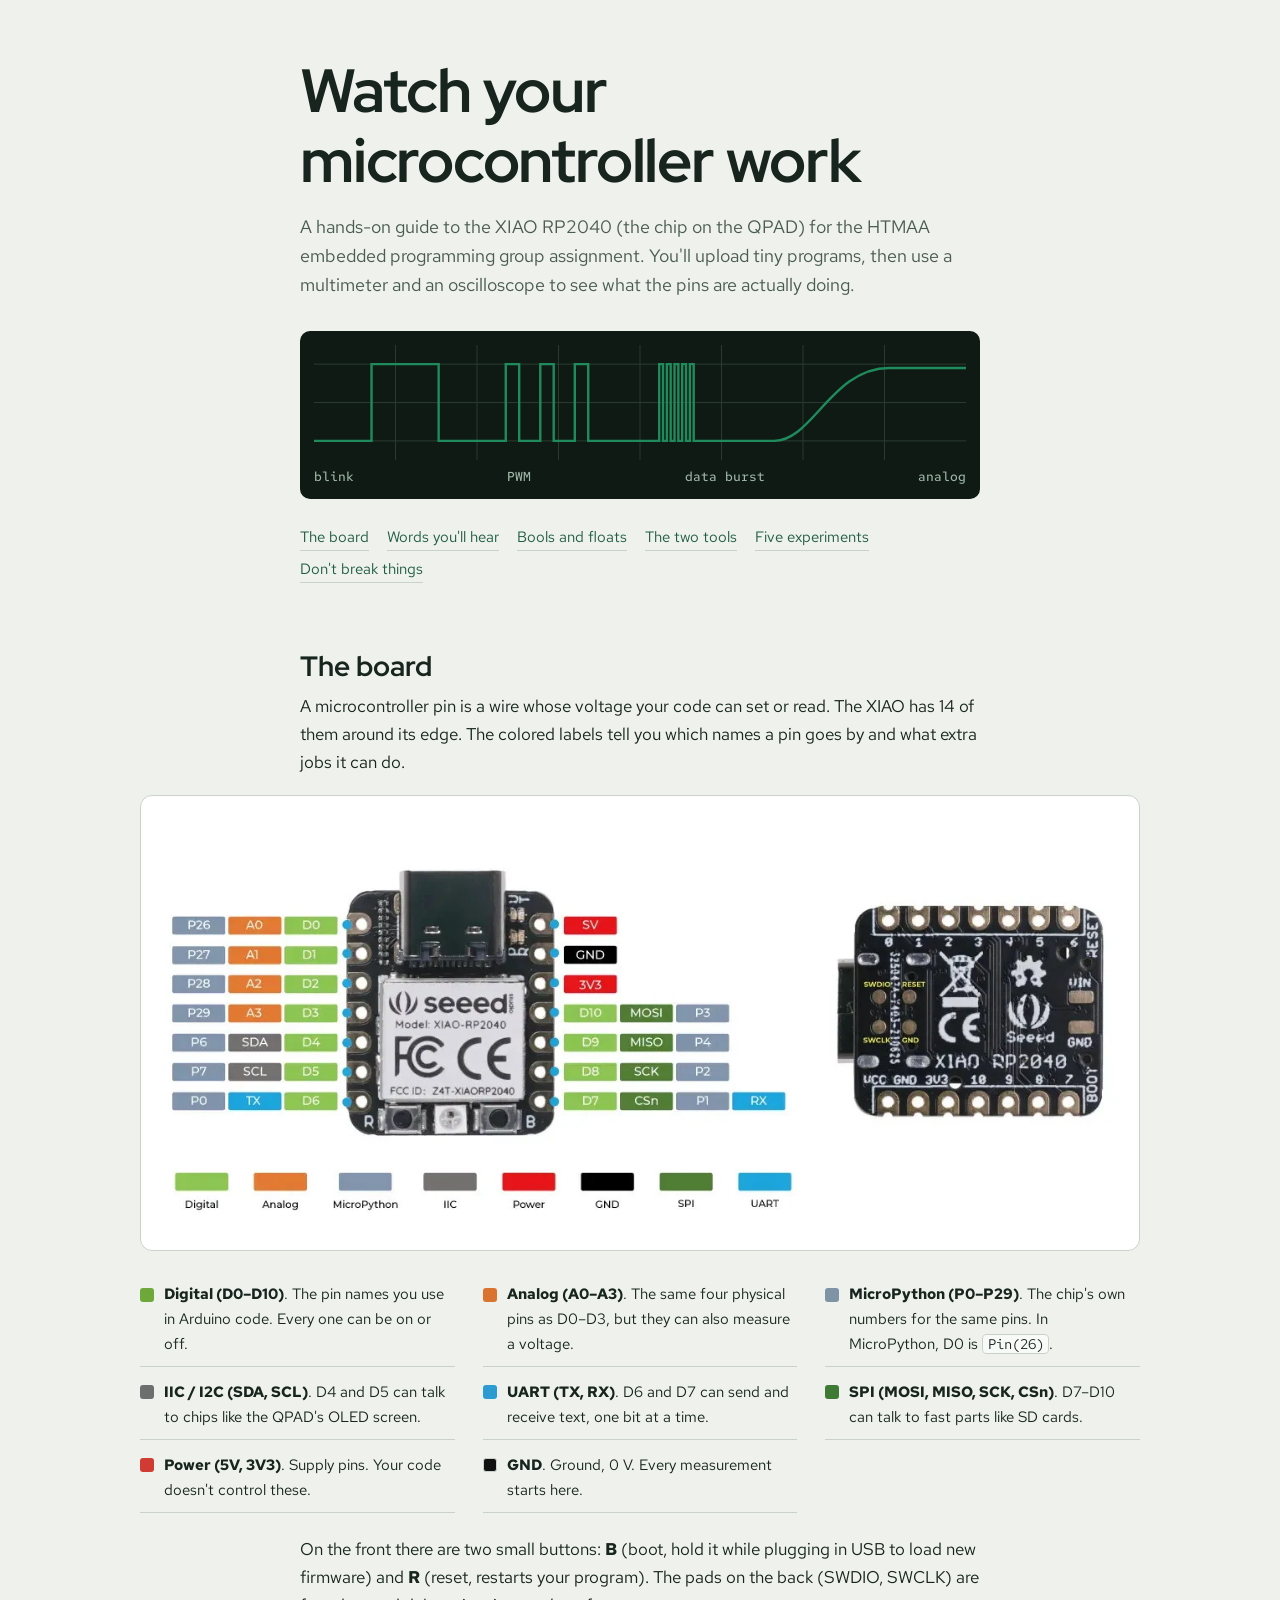
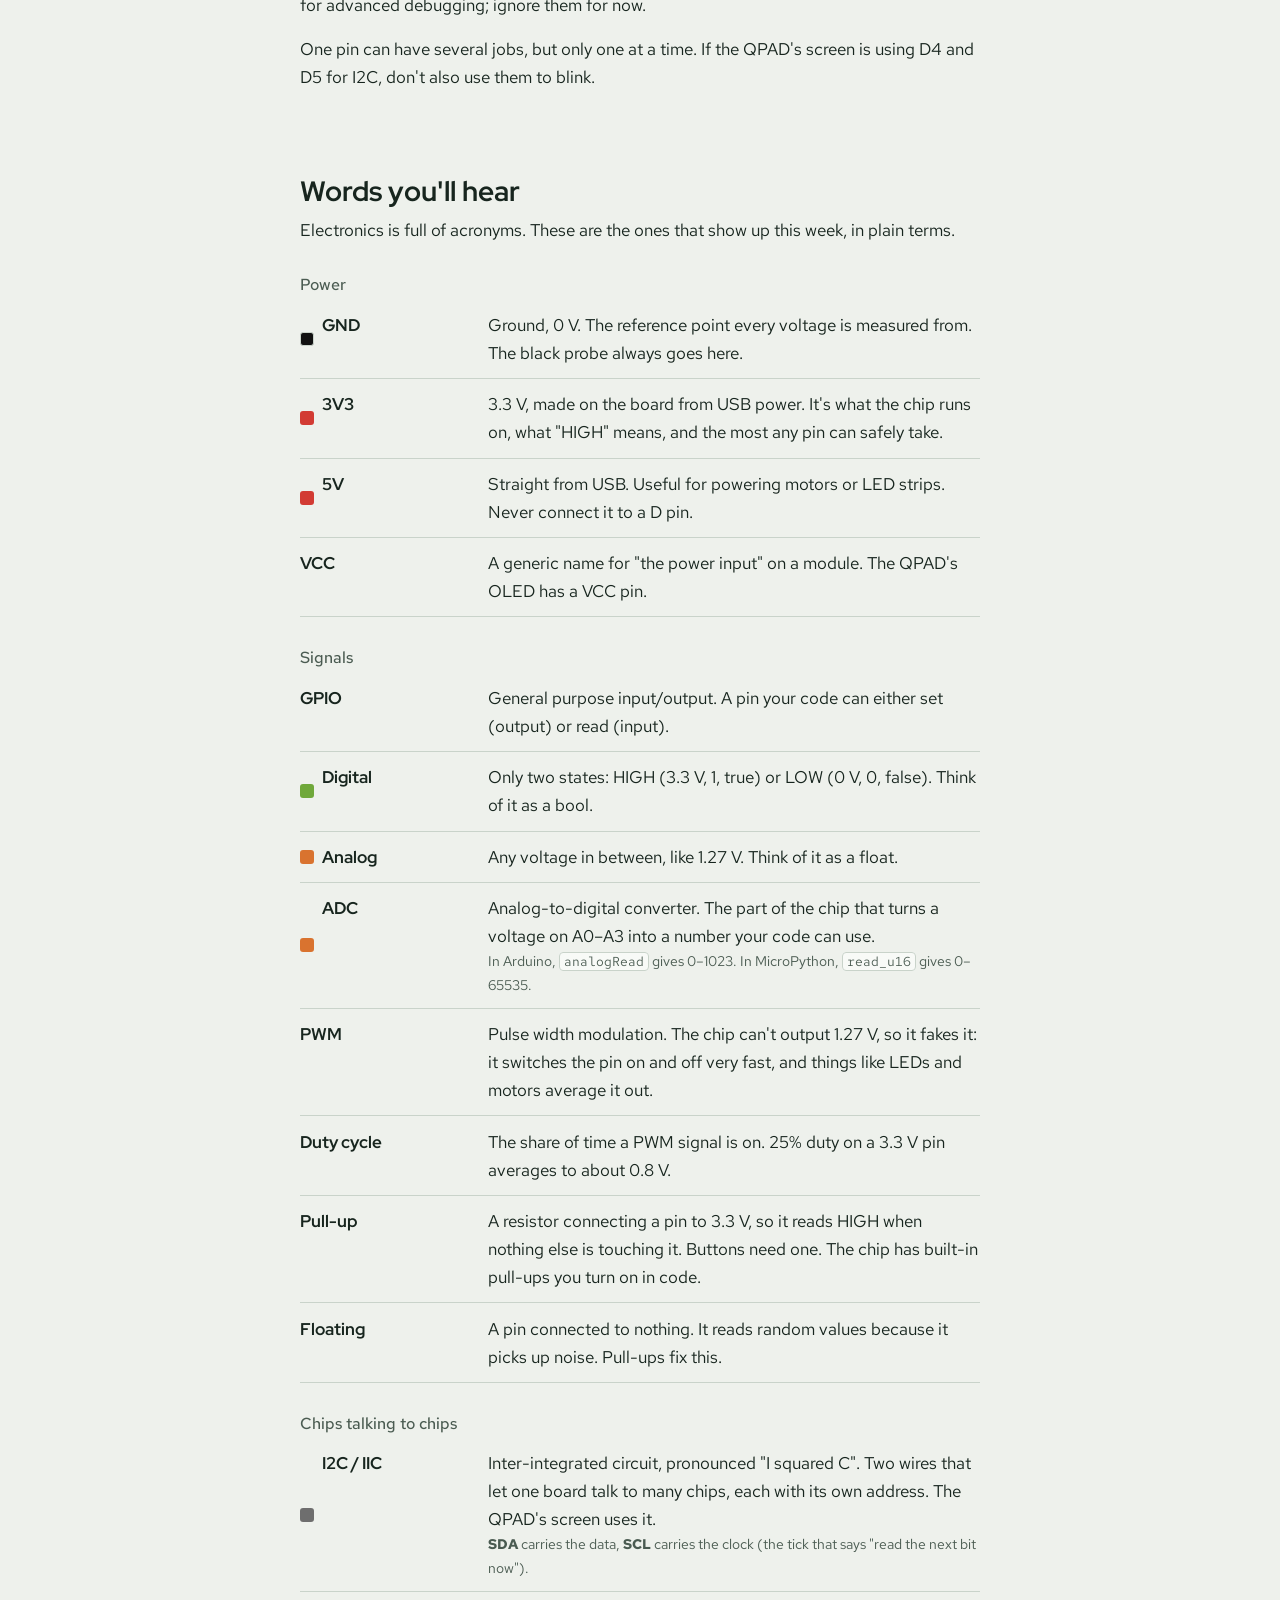
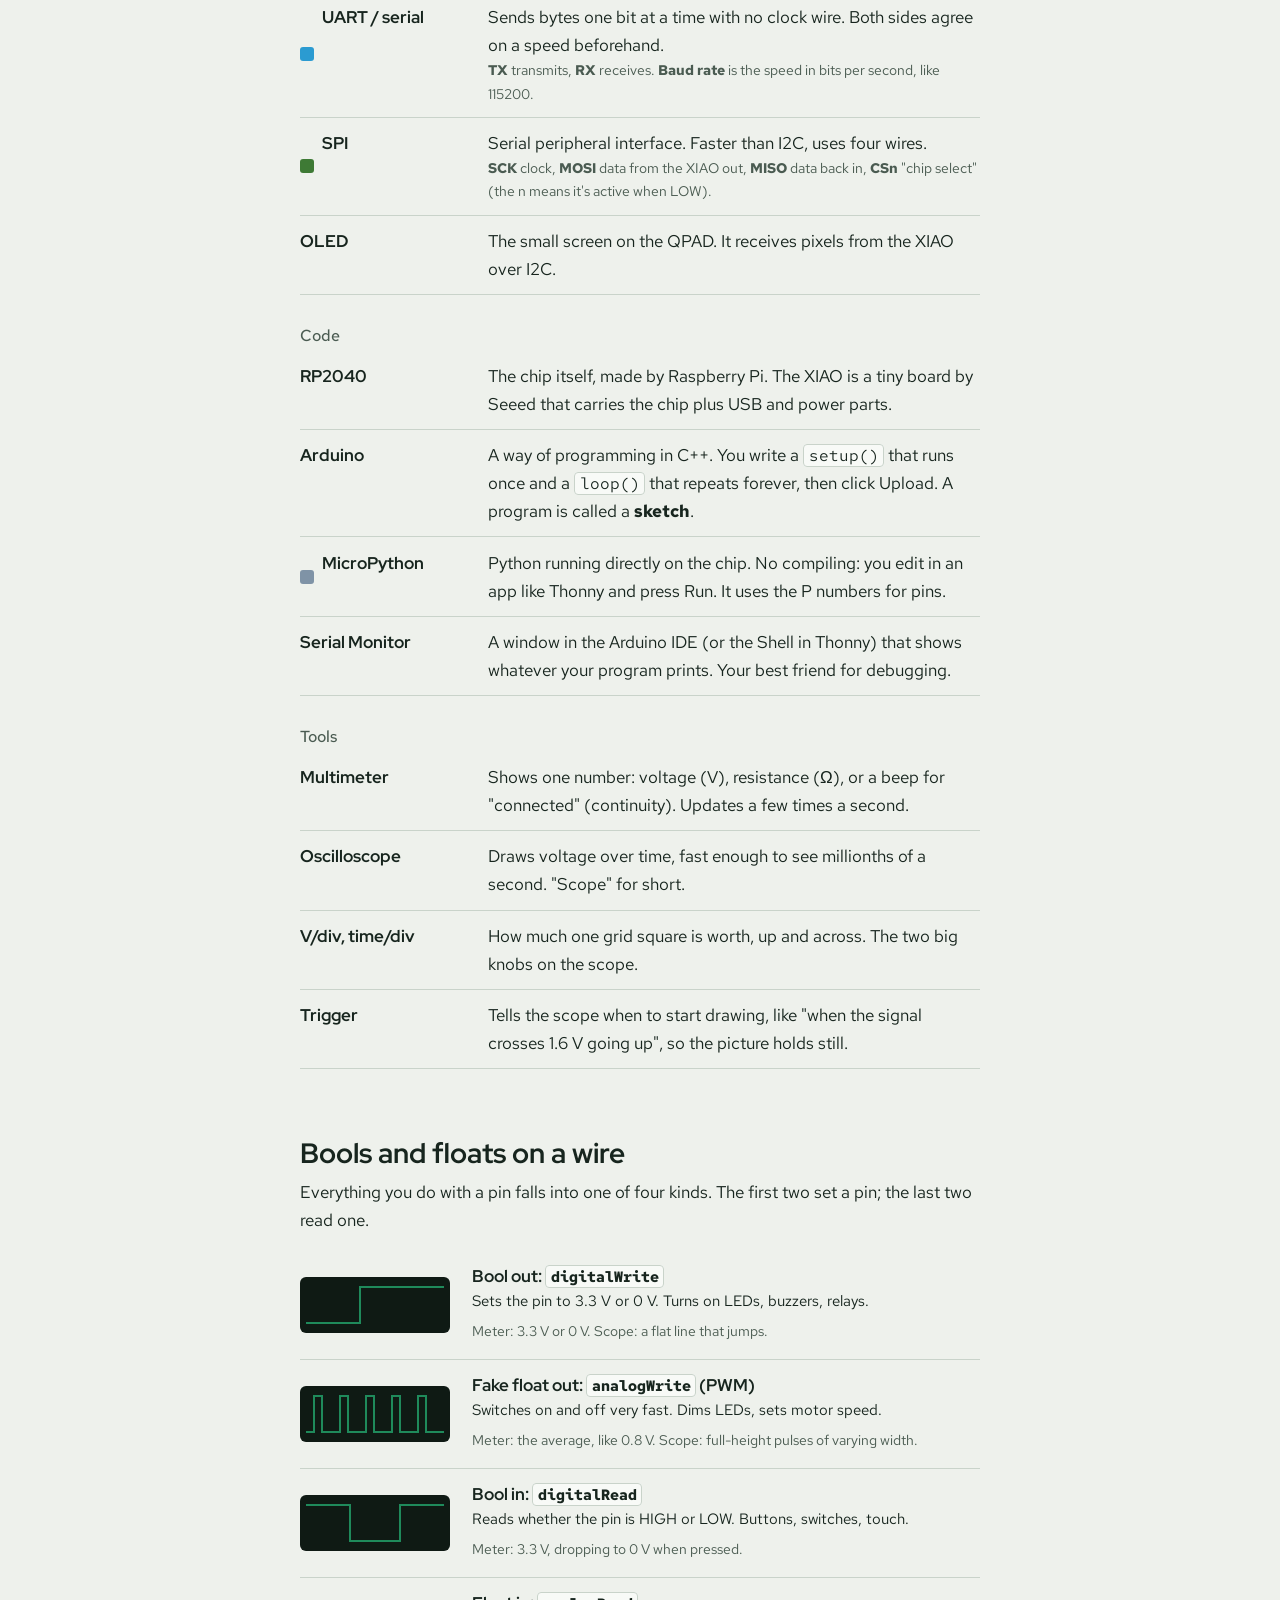
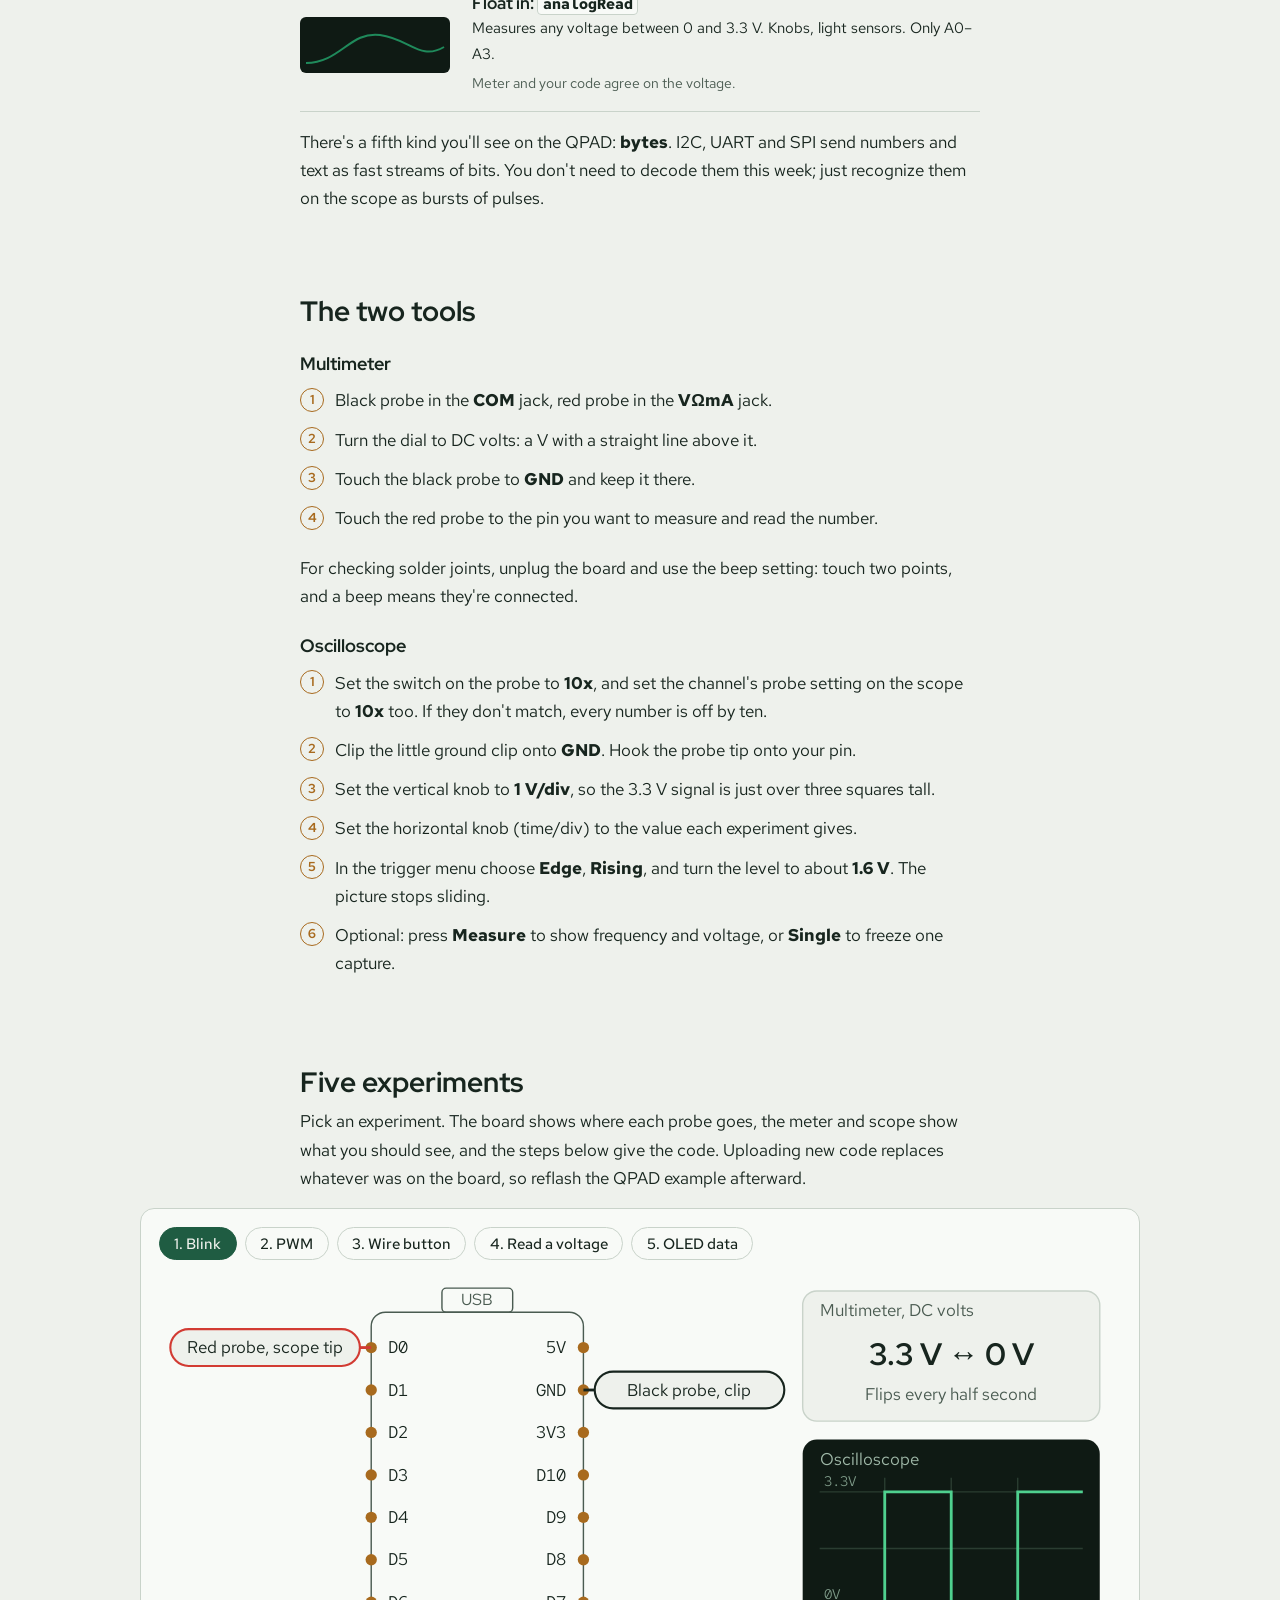
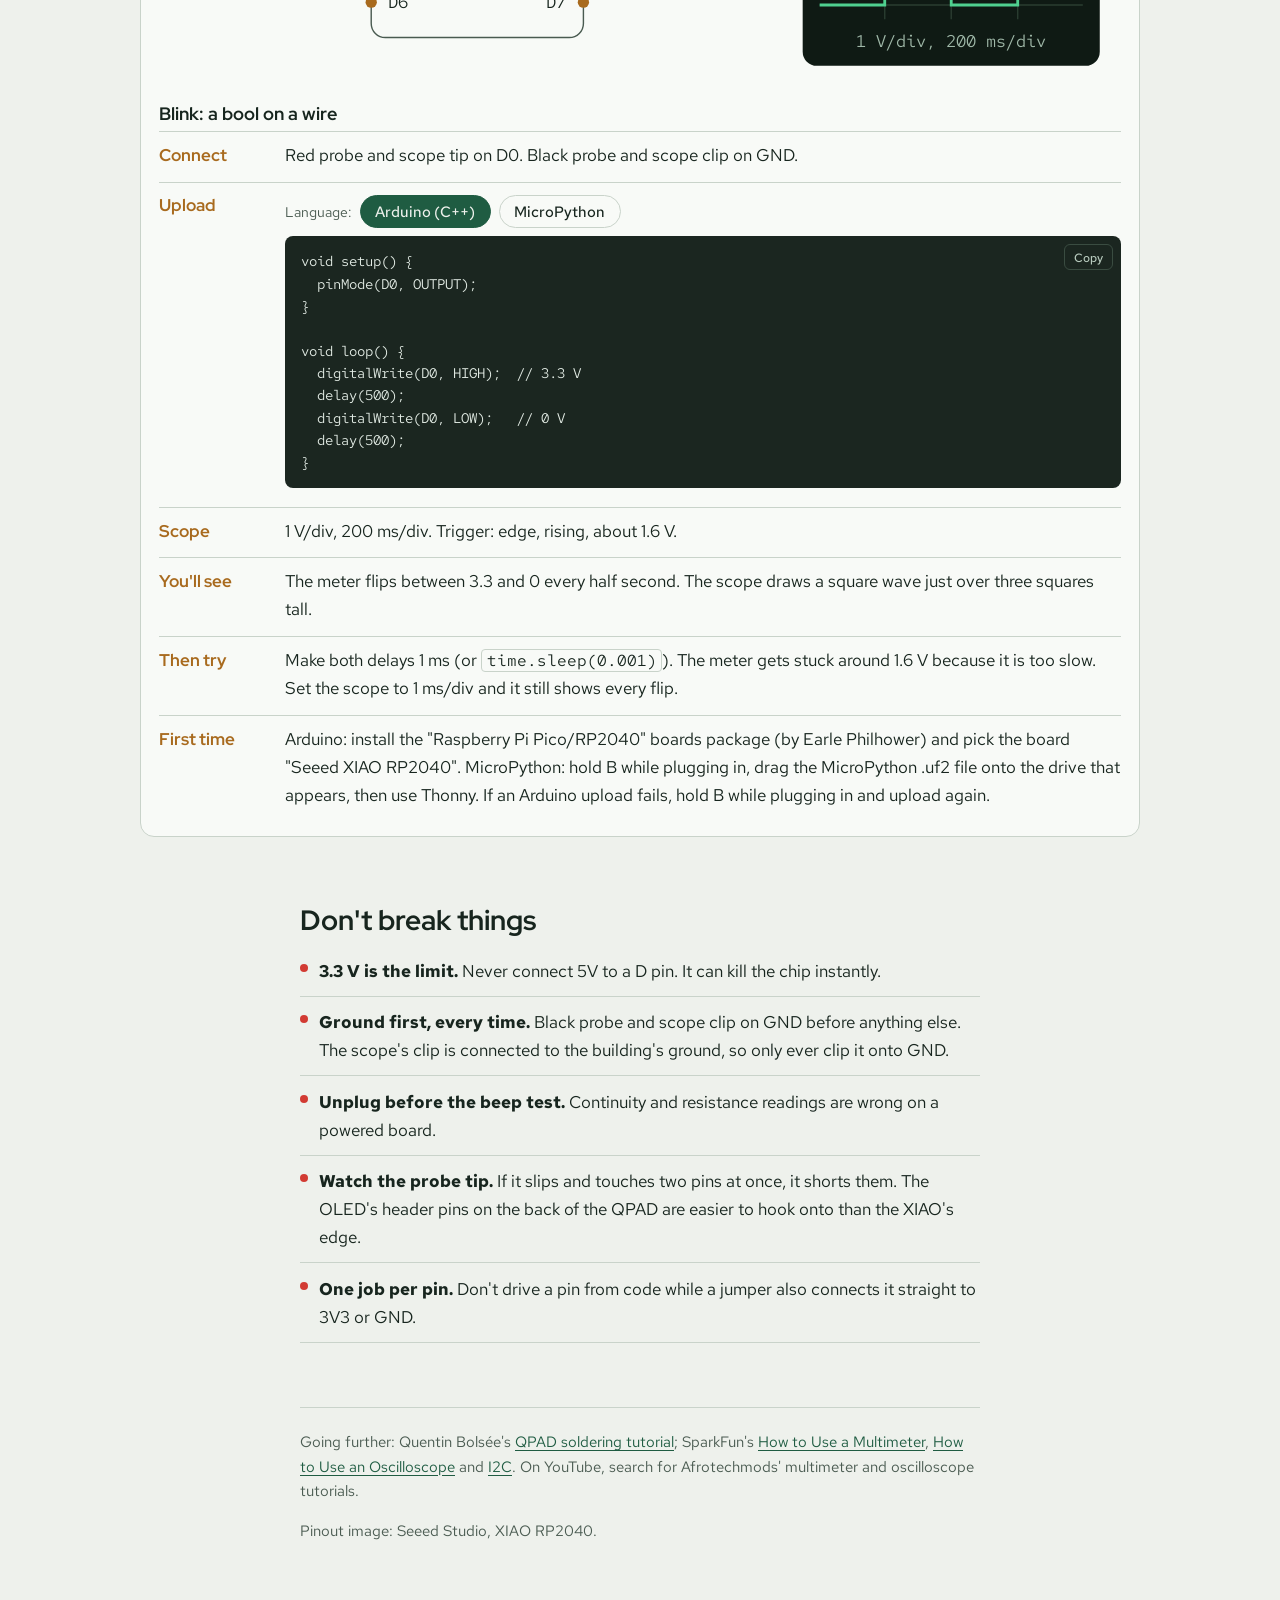
<file: misc/Watch your microcontroller work.html>
<!DOCTYPE html>
<html lang="en">
<head>
<meta charset="utf-8">
<meta name="viewport" content="width=device-width, initial-scale=1, viewport-fit=cover">
<title>Watch your microcontroller work</title>
<link rel="preconnect" href="https://fonts.googleapis.com">
<link rel="preconnect" href="https://fonts.gstatic.com" crossorigin>
<link href="https://fonts.googleapis.com/css2?family=Red+Hat+Display:wght@500;700&family=Red+Hat+Text:ital,wght@0,400;0,500;0,600;1,400&family=Red+Hat+Mono:wght@400;500&display=swap" rel="stylesheet">
<style>
:root{
  --paper:#EEF1EC; --panel:#F8FAF7; --ink:#17251E; --soft:#4A5B51; --line:#C9D3CA;
  --mask:#1F5C42; --copper:#A86A1E; --trace:#1F8A5B; --screen:#0F1A14; --grid:#2A3D31;
  --digital:#6FA83A; --analog:#D9732F; --iic:#6E6E6E; --power:#D23B33; --uart:#2B9BD1; --spi:#3E7A35; --gpio:#7F93A6;
  --codebg:#1B2620; --codeink:#E3ECE5;
  --sans:"Red Hat Text", "Segoe UI", Helvetica, Arial, sans-serif;
  --display:"Red Hat Display", "Segoe UI", Helvetica, Arial, sans-serif;
  --mono:"Red Hat Mono", ui-monospace, Menlo, Consolas, monospace;
  box-sizing:border-box;
  padding-top:env(safe-area-inset-top,0px); padding-bottom:env(safe-area-inset-bottom,0px);
}
@media (prefers-color-scheme: dark){
  :root:not([data-theme="light"]){
    --paper:#111814; --panel:#18211C; --ink:#E4EBE5; --soft:#A3B3A8; --line:#2D3B32;
    --mask:#83C9A3; --copper:#DDA45C; --trace:#4FD08F; --screen:#0A110D; --grid:#22352A;
    --codebg:#0C130F; --codeink:#DCE7DF;
  }
}
:root[data-theme="dark"]{
  --paper:#111814; --panel:#18211C; --ink:#E4EBE5; --soft:#A3B3A8; --line:#2D3B32;
  --mask:#83C9A3; --copper:#DDA45C; --trace:#4FD08F; --screen:#0A110D; --grid:#22352A;
  --codebg:#0C130F; --codeink:#DCE7DF;
}
html{scroll-padding-top:env(safe-area-inset-top,0px)}
*,*::before,*::after{box-sizing:inherit}
body{margin:0;background:var(--paper);color:var(--ink);font:400 17px/1.65 var(--sans);-webkit-font-smoothing:antialiased}
a{color:var(--mask);text-underline-offset:3px}
a:focus-visible,button:focus-visible{outline:2px solid var(--copper);outline-offset:2px}
h1,h2,h3{font-family:var(--display);line-height:1.15;margin:0}
h2{font-size:1.75rem;font-weight:700;margin:0 0 .6rem}
h3{font-size:1.15rem;font-weight:700;margin:1.6rem 0 .4rem}
p{margin:0 0 1rem}
code{font-family:var(--mono);font-size:.92em;background:var(--panel);border:1px solid var(--line);border-radius:4px;padding:0 .3em}
.col{max-width:720px;margin-left:auto;margin-right:auto;padding-left:20px;padding-right:20px}
.wide{max-width:1040px;margin-left:auto;margin-right:auto;padding-left:20px;padding-right:20px}
section{padding:3.2rem 0 1rem}
.lede{font-size:1.1rem;color:var(--soft);max-width:62ch}
.rule{border:0;border-top:1px solid var(--line);margin:0}

/* hero */
header{padding:3.5rem 0 1rem}
header h1{font-size:clamp(2.3rem,6vw,3.8rem);font-weight:700;letter-spacing:-.02em;max-width:14ch;margin-bottom:1rem}
.scope{background:var(--screen);border-radius:10px;padding:14px;margin-top:2rem;overflow:hidden}
.scope svg{display:block;width:100%;height:auto}
.scope .cap{display:flex;justify-content:space-between;color:#9FB8A8;font:500 13px var(--mono);margin-top:8px;gap:12px;flex-wrap:wrap}
@media (prefers-reduced-motion:no-preference){
  #hero-trace{stroke-dasharray:2400;stroke-dashoffset:2400;animation:draw 2.4s ease-out .3s forwards}
  @keyframes draw{to{stroke-dashoffset:0}}
}
nav.toc{display:flex;flex-wrap:wrap;gap:6px 18px;margin:1.6rem 0 0;font-size:.95rem}
nav.toc a{text-decoration:none;border-bottom:1px solid var(--line)}

/* pinout */
.pinout{background:#fff;border-radius:12px;padding:12px;border:1px solid var(--line)}
.pinout img{display:block;width:100%;height:auto}
.legend{display:grid;grid-template-columns:repeat(auto-fit,minmax(min(100%,300px),1fr));gap:4px 28px;margin:1.4rem 0 0;padding:0;list-style:none}
.legend li{display:grid;grid-template-columns:14px 1fr;gap:10px;padding:.55rem 0;border-bottom:1px solid var(--line);font-size:.95rem}
.sw{width:14px;height:14px;border-radius:3px;margin-top:.35em}

/* glossary */
.gloss h3{font-size:1rem;color:var(--soft);font-weight:500;font-family:var(--sans);margin:2rem 0 .3rem}
dl{margin:0}
.term{display:grid;grid-template-columns:minmax(120px,170px) 1fr;gap:4px 18px;padding:.7rem 0;border-bottom:1px solid var(--line)}
.term dt{font-family:var(--display);font-weight:700;display:flex;align-items:baseline;gap:8px}
.term dt .sw{flex:none;margin-top:0;align-self:center}
.term dd{margin:0}
.term dd small{display:block;color:var(--soft);font-size:.88rem}
@media (max-width:560px){.term{grid-template-columns:1fr}}

/* signal kinds */
.kinds{display:grid;gap:0;margin-top:1rem}
.kind{display:grid;grid-template-columns:150px 1fr;gap:6px 22px;align-items:center;padding:1rem 0;border-bottom:1px solid var(--line)}
.kind svg{width:150px;height:56px;background:var(--screen);border-radius:6px}
.kind h3{margin:0 0 .2rem;font-size:1.05rem}
.kind p{margin:0;font-size:.95rem}
.kind .read{color:var(--soft);font-size:.9rem;margin-top:.3rem}
@media (max-width:560px){.kind{grid-template-columns:1fr}}

/* how-to boxes */
.steps{counter-reset:s;list-style:none;padding:0;margin:.4rem 0 1rem}
.steps li{counter-increment:s;position:relative;padding:.35rem 0 .35rem 2.2rem}
.steps li::before{content:counter(s);position:absolute;left:0;top:.45rem;width:1.5rem;height:1.5rem;border-radius:50%;border:1.5px solid var(--copper);color:var(--copper);font:600 .8rem/1.35rem var(--sans);text-align:center}

/* bench */
.bench{background:var(--panel);border:1px solid var(--line);border-radius:14px;padding:18px}
.tabs{display:flex;flex-wrap:wrap;gap:8px;margin-bottom:14px}
.tabs button,.lang button{font:500 .92rem var(--sans);color:var(--ink);background:transparent;border:1px solid var(--line);border-radius:999px;padding:.4rem .9rem;cursor:pointer}
.tabs button[aria-selected="true"],.lang button[aria-pressed="true"]{background:var(--mask);border-color:var(--mask);color:var(--paper)}
.benchsvg{width:100%;height:auto;display:block}
.exp{margin-top:14px;display:grid;grid-template-columns:1fr;gap:4px}
.exp h3{margin:.6rem 0 .2rem}
.row{display:grid;grid-template-columns:110px 1fr;gap:4px 16px;padding:.55rem 0;border-top:1px solid var(--line)}
.row b{font-family:var(--display);font-weight:700;color:var(--copper)}
.row p{margin:0}
@media (max-width:560px){.row{grid-template-columns:1fr}}
.lang{display:flex;gap:8px;align-items:center;margin:.2rem 0 .5rem;flex-wrap:wrap}
.lang span{color:var(--soft);font-size:.9rem}
.code{position:relative;margin:.3rem 0 .4rem}
.code pre code{background:none;border:0;padding:0;color:inherit;font-size:inherit}
.code pre{margin:0;background:var(--codebg);color:var(--codeink);border-radius:8px;padding:14px 16px;overflow-x:auto;font:400 .9rem/1.55 var(--mono)}
.copy{position:absolute;top:8px;right:8px;font:500 .78rem var(--sans);background:transparent;color:#B9CCBF;border:1px solid #3A4C41;border-radius:6px;padding:.2rem .55rem;cursor:pointer}

.warn{list-style:none;padding:0;margin:0}
.warn li{padding:.7rem 0 .7rem 1.2rem;border-bottom:1px solid var(--line);position:relative}
.warn li::before{content:"";position:absolute;left:0;top:1.15rem;width:8px;height:8px;border-radius:50%;background:var(--power)}
footer{padding:3rem 0 4rem;color:var(--soft);font-size:.92rem}
</style>
</head>
<body>

<header class="col">
  <h1>Watch your microcontroller work</h1>
  <p class="lede">A hands-on guide to the XIAO RP2040 (the chip on the QPAD) for the HTMAA embedded programming group assignment. You'll upload tiny programs, then use a multimeter and an oscilloscope to see what the pins are actually doing.</p>
  <div class="scope" aria-hidden="true">
    <svg viewBox="0 0 680 120" preserveAspectRatio="none">
      <g stroke-width="1" style="stroke:var(--grid)">
        <line x1="0" y1="20" x2="680" y2="20"/><line x1="0" y1="60" x2="680" y2="60"/><line x1="0" y1="100" x2="680" y2="100"/>
        <line x1="85" y1="0" x2="85" y2="120"/><line x1="170" y1="0" x2="170" y2="120"/><line x1="255" y1="0" x2="255" y2="120"/><line x1="340" y1="0" x2="340" y2="120"/><line x1="425" y1="0" x2="425" y2="120"/><line x1="510" y1="0" x2="510" y2="120"/><line x1="595" y1="0" x2="595" y2="120"/>
      </g>
      <path id="hero-trace" fill="none" stroke-width="2.5" d="M0,100 L60,100 L60,20 L130,20 L130,100 L200,100 L200,20 L214,20 L214,100 L236,100 L236,20 L250,20 L250,100 L272,100 L272,20 L286,20 L286,100 L360,100 L360,20 L364,20 L364,100 L368,100 L368,20 L372,20 L372,100 L376,100 L376,20 L380,20 L380,100 L384,100 L384,20 L388,20 L388,100 L392,100 L392,20 L396,20 L396,100 L480,100 C 520,100 540,24 600,24 L 680,24" style="stroke:var(--trace)"/>
    </svg>
    <div class="cap"><span>blink</span><span>PWM</span><span>data burst</span><span>analog</span></div>
  </div>
  <nav class="toc" aria-label="Contents">
    <a href="#board">The board</a><a href="#words">Words you'll hear</a><a href="#kinds">Bools and floats</a><a href="#tools">The two tools</a><a href="#bench">Five experiments</a><a href="#safety">Don't break things</a>
  </nav>
</header>

<section id="board" class="wide">
  <div class="col">
    <h2>The board</h2>
    <p>A microcontroller pin is a wire whose voltage your code can set or read. The XIAO has 14 of them around its edge. The colored labels tell you which names a pin goes by and what extra jobs it can do.</p>
  </div>
  <figure class="pinout" style="margin:1.2rem 0 0">
    <img src="[data-uri]" alt="Seeed XIAO RP2040 pinout. Left side top to bottom: D0/A0/P26, D1/A1/P27, D2/A2/P28, D3/A3/P29, D4/SDA/P6, D5/SCL/P7, D6/TX/P0. Right side: 5V, GND, 3V3, D10/MOSI/P3, D9/MISO/P4, D8/SCK/P2, D7/CSn/RX/P1.">
  </figure>
  <ul class="legend">
    <li><span class="sw" style="background:var(--digital)"></span><span><strong>Digital (D0–D10)</strong>. The pin names you use in Arduino code. Every one can be on or off.</span></li>
    <li><span class="sw" style="background:var(--analog)"></span><span><strong>Analog (A0–A3)</strong>. The same four physical pins as D0–D3, but they can also measure a voltage.</span></li>
    <li><span class="sw" style="background:var(--gpio)"></span><span><strong>MicroPython (P0–P29)</strong>. The chip's own numbers for the same pins. In MicroPython, D0 is <code>Pin(26)</code>.</span></li>
    <li><span class="sw" style="background:var(--iic)"></span><span><strong>IIC / I2C (SDA, SCL)</strong>. D4 and D5 can talk to chips like the QPAD's OLED screen.</span></li>
    <li><span class="sw" style="background:var(--uart)"></span><span><strong>UART (TX, RX)</strong>. D6 and D7 can send and receive text, one bit at a time.</span></li>
    <li><span class="sw" style="background:var(--spi)"></span><span><strong>SPI (MOSI, MISO, SCK, CSn)</strong>. D7–D10 can talk to fast parts like SD cards.</span></li>
    <li><span class="sw" style="background:var(--power)"></span><span><strong>Power (5V, 3V3)</strong>. Supply pins. Your code doesn't control these.</span></li>
    <li><span class="sw" style="background:#111;border:1px solid var(--line)"></span><span><strong>GND</strong>. Ground, 0 V. Every measurement starts here.</span></li>
  </ul>
  <div class="col" style="margin-top:1.4rem">
    <p>On the front there are two small buttons: <strong>B</strong> (boot, hold it while plugging in USB to load new firmware) and <strong>R</strong> (reset, restarts your program). The pads on the back (SWDIO, SWCLK) are for advanced debugging; ignore them for now.</p>
    <p>One pin can have several jobs, but only one at a time. If the QPAD's screen is using D4 and D5 for I2C, don't also use them to blink.</p>
  </div>
</section>

<section id="words" class="col gloss">
  <h2>Words you'll hear</h2>
  <p>Electronics is full of acronyms. These are the ones that show up this week, in plain terms.</p>

  <h3>Power</h3>
  <dl>
    <div class="term"><dt><span class="sw" style="background:#111;border:1px solid var(--line)"></span>GND</dt><dd>Ground, 0 V. The reference point every voltage is measured from. The black probe always goes here.</dd></div>
    <div class="term"><dt><span class="sw" style="background:var(--power)"></span>3V3</dt><dd>3.3 V, made on the board from USB power. It's what the chip runs on, what "HIGH" means, and the most any pin can safely take.</dd></div>
    <div class="term"><dt><span class="sw" style="background:var(--power)"></span>5V</dt><dd>Straight from USB. Useful for powering motors or LED strips. Never connect it to a D pin.</dd></div>
    <div class="term"><dt>VCC</dt><dd>A generic name for "the power input" on a module. The QPAD's OLED has a VCC pin.</dd></div>
  </dl>

  <h3>Signals</h3>
  <dl>
    <div class="term"><dt>GPIO</dt><dd>General purpose input/output. A pin your code can either set (output) or read (input).</dd></div>
    <div class="term"><dt><span class="sw" style="background:var(--digital)"></span>Digital</dt><dd>Only two states: HIGH (3.3 V, 1, true) or LOW (0 V, 0, false). Think of it as a bool.</dd></div>
    <div class="term"><dt><span class="sw" style="background:var(--analog)"></span>Analog</dt><dd>Any voltage in between, like 1.27 V. Think of it as a float.</dd></div>
    <div class="term"><dt><span class="sw" style="background:var(--analog)"></span>ADC</dt><dd>Analog-to-digital converter. The part of the chip that turns a voltage on A0–A3 into a number your code can use.<small>In Arduino, <code>analogRead</code> gives 0–1023. In MicroPython, <code>read_u16</code> gives 0–65535.</small></dd></div>
    <div class="term"><dt>PWM</dt><dd>Pulse width modulation. The chip can't output 1.27 V, so it fakes it: it switches the pin on and off very fast, and things like LEDs and motors average it out.</dd></div>
    <div class="term"><dt>Duty cycle</dt><dd>The share of time a PWM signal is on. 25% duty on a 3.3 V pin averages to about 0.8 V.</dd></div>
    <div class="term"><dt>Pull-up</dt><dd>A resistor connecting a pin to 3.3 V, so it reads HIGH when nothing else is touching it. Buttons need one. The chip has built-in pull-ups you turn on in code.</dd></div>
    <div class="term"><dt>Floating</dt><dd>A pin connected to nothing. It reads random values because it picks up noise. Pull-ups fix this.</dd></div>
  </dl>

  <h3>Chips talking to chips</h3>
  <dl>
    <div class="term"><dt><span class="sw" style="background:var(--iic)"></span>I2C / IIC</dt><dd>Inter-integrated circuit, pronounced "I squared C". Two wires that let one board talk to many chips, each with its own address. The QPAD's screen uses it.<small><strong>SDA</strong> carries the data, <strong>SCL</strong> carries the clock (the tick that says "read the next bit now").</small></dd></div>
    <div class="term"><dt><span class="sw" style="background:var(--uart)"></span>UART / serial</dt><dd>Sends bytes one bit at a time with no clock wire. Both sides agree on a speed beforehand.<small><strong>TX</strong> transmits, <strong>RX</strong> receives. <strong>Baud rate</strong> is the speed in bits per second, like 115200.</small></dd></div>
    <div class="term"><dt><span class="sw" style="background:var(--spi)"></span>SPI</dt><dd>Serial peripheral interface. Faster than I2C, uses four wires.<small><strong>SCK</strong> clock, <strong>MOSI</strong> data from the XIAO out, <strong>MISO</strong> data back in, <strong>CSn</strong> "chip select" (the n means it's active when LOW).</small></dd></div>
    <div class="term"><dt>OLED</dt><dd>The small screen on the QPAD. It receives pixels from the XIAO over I2C.</dd></div>
  </dl>

  <h3>Code</h3>
  <dl>
    <div class="term"><dt>RP2040</dt><dd>The chip itself, made by Raspberry Pi. The XIAO is a tiny board by Seeed that carries the chip plus USB and power parts.</dd></div>
    <div class="term"><dt>Arduino</dt><dd>A way of programming in C++. You write a <code>setup()</code> that runs once and a <code>loop()</code> that repeats forever, then click Upload. A program is called a <strong>sketch</strong>.</dd></div>
    <div class="term"><dt><span class="sw" style="background:var(--gpio)"></span>MicroPython</dt><dd>Python running directly on the chip. No compiling: you edit in an app like Thonny and press Run. It uses the P numbers for pins.</dd></div>
    <div class="term"><dt>Serial Monitor</dt><dd>A window in the Arduino IDE (or the Shell in Thonny) that shows whatever your program prints. Your best friend for debugging.</dd></div>
  </dl>

  <h3>Tools</h3>
  <dl>
    <div class="term"><dt>Multimeter</dt><dd>Shows one number: voltage (V), resistance (Ω), or a beep for "connected" (continuity). Updates a few times a second.</dd></div>
    <div class="term"><dt>Oscilloscope</dt><dd>Draws voltage over time, fast enough to see millionths of a second. "Scope" for short.</dd></div>
    <div class="term"><dt>V/div, time/div</dt><dd>How much one grid square is worth, up and across. The two big knobs on the scope.</dd></div>
    <div class="term"><dt>Trigger</dt><dd>Tells the scope when to start drawing, like "when the signal crosses 1.6 V going up", so the picture holds still.</dd></div>
  </dl>
</section>

<section id="kinds" class="col">
  <h2>Bools and floats on a wire</h2>
  <p>Everything you do with a pin falls into one of four kinds. The first two set a pin; the last two read one.</p>
  <div class="kinds">
    <div class="kind">
      <svg viewBox="0 0 150 56" aria-hidden="true"><polyline fill="none" stroke-width="2" points="6,46 60,46 60,10 144,10" style="stroke:var(--trace)"/></svg>
      <div><h3>Bool out: <code>digitalWrite</code></h3><p>Sets the pin to 3.3 V or 0 V. Turns on LEDs, buzzers, relays.</p><p class="read">Meter: 3.3 V or 0 V. Scope: a flat line that jumps.</p></div>
    </div>
    <div class="kind">
      <svg viewBox="0 0 150 56" aria-hidden="true"><polyline fill="none" stroke-width="2" points="6,46 14,46 14,10 22,10 22,46 40,46 40,10 48,10 48,46 66,46 66,10 74,10 74,46 92,46 92,10 100,10 100,46 118,46 118,10 126,10 126,46 144,46" style="stroke:var(--trace)"/></svg>
      <div><h3>Fake float out: <code>analogWrite</code> (PWM)</h3><p>Switches on and off very fast. Dims LEDs, sets motor speed.</p><p class="read">Meter: the average, like 0.8 V. Scope: full-height pulses of varying width.</p></div>
    </div>
    <div class="kind">
      <svg viewBox="0 0 150 56" aria-hidden="true"><polyline fill="none" stroke-width="2" points="6,10 50,10 50,46 100,46 100,10 144,10" style="stroke:var(--trace)"/></svg>
      <div><h3>Bool in: <code>digitalRead</code></h3><p>Reads whether the pin is HIGH or LOW. Buttons, switches, touch.</p><p class="read">Meter: 3.3 V, dropping to 0 V when pressed.</p></div>
    </div>
    <div class="kind">
      <svg viewBox="0 0 150 56" aria-hidden="true"><path fill="none" stroke-width="2" d="M6 46 C 40 46, 50 14, 80 18 S 120 44, 144 30" style="stroke:var(--trace)"/></svg>
      <div><h3>Float in: <code>analogRead</code></h3><p>Measures any voltage between 0 and 3.3 V. Knobs, light sensors. Only A0–A3.</p><p class="read">Meter and your code agree on the voltage.</p></div>
    </div>
  </div>
  <p style="margin-top:1rem">There's a fifth kind you'll see on the QPAD: <strong>bytes</strong>. I2C, UART and SPI send numbers and text as fast streams of bits. You don't need to decode them this week; just recognize them on the scope as bursts of pulses.</p>
</section>

<section id="tools" class="col">
  <h2>The two tools</h2>
  <h3>Multimeter</h3>
  <ol class="steps">
    <li>Black probe in the <strong>COM</strong> jack, red probe in the <strong>VΩmA</strong> jack.</li>
    <li>Turn the dial to DC volts: a V with a straight line above it.</li>
    <li>Touch the black probe to <strong>GND</strong> and keep it there.</li>
    <li>Touch the red probe to the pin you want to measure and read the number.</li>
  </ol>
  <p>For checking solder joints, unplug the board and use the beep setting: touch two points, and a beep means they're connected.</p>

  <h3>Oscilloscope</h3>
  <ol class="steps">
    <li>Set the switch on the probe to <strong>10x</strong>, and set the channel's probe setting on the scope to <strong>10x</strong> too. If they don't match, every number is off by ten.</li>
    <li>Clip the little ground clip onto <strong>GND</strong>. Hook the probe tip onto your pin.</li>
    <li>Set the vertical knob to <strong>1 V/div</strong>, so the 3.3 V signal is just over three squares tall.</li>
    <li>Set the horizontal knob (time/div) to the value each experiment gives.</li>
    <li>In the trigger menu choose <strong>Edge</strong>, <strong>Rising</strong>, and turn the level to about <strong>1.6 V</strong>. The picture stops sliding.</li>
    <li>Optional: press <strong>Measure</strong> to show frequency and voltage, or <strong>Single</strong> to freeze one capture.</li>
  </ol>
</section>

<section id="bench" class="wide">
  <div class="col">
    <h2>Five experiments</h2>
    <p>Pick an experiment. The board shows where each probe goes, the meter and scope show what you should see, and the steps below give the code. Uploading new code replaces whatever was on the board, so reflash the QPAD example afterward.</p>
  </div>
  <div class="bench">
    <div class="tabs" role="tablist" aria-label="Experiments">
      <button role="tab" aria-selected="true" data-n="1">1. Blink</button>
      <button role="tab" aria-selected="false" data-n="2">2. PWM</button>
      <button role="tab" aria-selected="false" data-n="3">3. Wire button</button>
      <button role="tab" aria-selected="false" data-n="4">4. Read a voltage</button>
      <button role="tab" aria-selected="false" data-n="5">5. OLED data</button>
    </div>
    <svg class="benchsvg" viewBox="0 28 680 286" role="img" aria-label="Wiring and expected readings for the selected experiment">
      <rect x="200" y="38" width="50" height="17" rx="3" stroke-width="1" style="fill:var(--panel);stroke:var(--soft)"/>
      <text x="225" y="50" text-anchor="middle" font-size="11" style="fill:var(--soft);font-family:var(--sans)">USB</text>
      <rect x="150" y="55" width="150" height="230" rx="10" stroke-width="1" style="fill:var(--panel);stroke:var(--soft)"/>
      <g font-size="12" id="pinlabels" style="font-family:var(--mono);fill:var(--ink)"></g>
      <g id="tags"></g>
      <rect x="455" y="40" width="210" height="92" rx="10" style="fill:var(--paper);stroke:var(--line)"/>
      <text x="467" y="58" font-size="12" style="fill:var(--soft);font-family:var(--sans)">Multimeter, DC volts</text>
      <text id="mv" x="560" y="92" text-anchor="middle" font-size="22" font-weight="700" style="fill:var(--ink);font-family:var(--display)"></text>
      <text id="ms" x="560" y="117" text-anchor="middle" font-size="12" style="fill:var(--soft);font-family:var(--sans)"></text>
      <rect x="455" y="145" width="210" height="160" rx="10" style="fill:var(--screen)"/>
      <text x="467" y="163" font-size="12" fill="#9FB8A8" style="font-family:var(--sans)">Oscilloscope</text>
      <g stroke-width="1" style="stroke:var(--grid)">
        <line x1="467" y1="182" x2="653" y2="182"/><line x1="467" y1="222" x2="653" y2="222"/><line x1="467" y1="262" x2="653" y2="262"/>
        <line x1="513" y1="172" x2="513" y2="272"/><line x1="560" y1="172" x2="560" y2="272"/><line x1="607" y1="172" x2="607" y2="272"/>
      </g>
      <text x="470" y="178" font-size="10" fill="#7E9A88" style="font-family:var(--mono)">3.3V</text>
      <text x="470" y="258" font-size="10" fill="#7E9A88" style="font-family:var(--mono)">0V</text>
      <polyline id="tr" fill="none" stroke="#4FD08F" stroke-width="2"/>
      <text id="ss" x="560" y="292" text-anchor="middle" font-size="12" fill="#9FB8A8" style="font-family:var(--mono)"></text>
    </svg>
    <div class="exp" id="exp" aria-live="polite"></div>
  </div>
</section>

<section id="safety" class="col">
  <h2>Don't break things</h2>
  <ul class="warn">
    <li><strong>3.3 V is the limit.</strong> Never connect 5V to a D pin. It can kill the chip instantly.</li>
    <li><strong>Ground first, every time.</strong> Black probe and scope clip on GND before anything else. The scope's clip is connected to the building's ground, so only ever clip it onto GND.</li>
    <li><strong>Unplug before the beep test.</strong> Continuity and resistance readings are wrong on a powered board.</li>
    <li><strong>Watch the probe tip.</strong> If it slips and touches two pins at once, it shorts them. The OLED's header pins on the back of the QPAD are easier to hook onto than the XIAO's edge.</li>
    <li><strong>One job per pin.</strong> Don't drive a pin from code while a jumper also connects it straight to 3V3 or GND.</li>
  </ul>
</section>

<footer class="col">
  <hr class="rule" style="margin-bottom:1.4rem">
  <p>Going further: Quentin Bolsée's <a href="https://pub.cba.mit.edu/quentin.bolsee/qpad-page/soldering/">QPAD soldering tutorial</a>; SparkFun's <a href="https://learn.sparkfun.com/tutorials/how-to-use-a-multimeter">How to Use a Multimeter</a>, <a href="https://learn.sparkfun.com/tutorials/how-to-use-an-oscilloscope">How to Use an Oscilloscope</a> and <a href="https://learn.sparkfun.com/tutorials/i2c">I2C</a>. On YouTube, search for Afrotechmods' multimeter and oscilloscope tutorials.</p>
  <p>Pinout image: Seeed Studio, XIAO RP2040.</p>
</footer>

<script>
(function(){
const L=[['D0','80'],['D1','110'],['D2','140'],['D3','170'],['D4','200'],['D5','230'],['D6','260']];
const R=[['5V','80'],['GND','110'],['3V3','140'],['D10','170'],['D9','200'],['D8','230'],['D7','260']];
const LY={},RY={};L.forEach(a=>LY[a[0]]=+a[1]);R.forEach(a=>RY[a[0]]=+a[1]);
const NS='http://www.w3.org/2000/svg';
const pl=document.getElementById('pinlabels');
function el(tag,attrs,text){const e=document.createElementNS(NS,tag);for(const k in attrs){const v=String(attrs[k]);if(v.startsWith('var(')&&(k==='fill'||k==='stroke'||k==='font-family'))e.style.setProperty(k,v);else e.setAttribute(k,v);}if(text!=null)e.textContent=text;return e;}
L.forEach(([p,y])=>{pl.appendChild(el('circle',{cx:150,cy:y,r:4,fill:'var(--copper)'}));pl.appendChild(el('text',{x:162,y:+y+4},p));});
R.forEach(([p,y])=>{pl.appendChild(el('circle',{cx:300,cy:y,r:4,fill:'var(--copper)'}));pl.appendChild(el('text',{x:288,y:+y+4,'text-anchor':'end'},p));});
const COL={probe:'#D23B33',gnd:'var(--ink)',jump:'#A86A1E',i2c:'#6E6E6E'};
function tag(pin,label,kind){
  const g=el('g',{});const left=pin in LY;const y=left?LY[pin]:RY[pin];
  const x=left?8:308;const c=COL[kind];
  g.appendChild(el('line',{x1:left?142:300,y1:y,x2:left?150:308,y2:y,stroke:c,'stroke-width':2}));
  g.appendChild(el('rect',{x:x,y:y-13,width:134,height:26,rx:13,fill:'var(--paper)',stroke:c,'stroke-width':1.5}));
  g.appendChild(el('text',{x:x+67,y:y+4,'text-anchor':'middle','font-size':12,fill:'var(--ink)','font-family':'var(--sans)'},label));
  return g;}
function pwm(){let p=['467,262'];for(let x=467;x+31<=653;x+=31){p.push(x+',262',x+',182',(x+8)+',182',(x+8)+',262');}p.push('653,262');return p.join(' ');}
function bursts(){let p=['467,182'];[478,568].forEach(s=>{for(let k=0;k<14;k++){const x=s+k*4;p.push(x+',182',x+',262',(x+2)+',262',(x+2)+',182');}});p.push('653,182');return p.join(' ');}
function analog(){let p=['467,262','520,262','520,182','590,182'];for(let x=590;x<=653;x+=3){p.push(x+','+Math.round(222+22*Math.sin(x*0.7)+10*Math.sin(x*1.9)));}return p.join(' ');}

const EX={
1:{title:'Blink: a bool on a wire',tags:[['D0','Red probe, scope tip','probe'],['GND','Black probe, clip','gnd']],
 mv:'3.3 V ↔ 0 V',ms:'Flips every half second',tr:'467,262 513,262 513,182 560,182 560,262 607,262 607,182 653,182',ss:'1 V/div, 200 ms/div',
 connect:'Red probe and scope tip on D0. Black probe and scope clip on GND.',
 ard:'void setup() {\n  pinMode(D0, OUTPUT);\n}\n\nvoid loop() {\n  digitalWrite(D0, HIGH);  // 3.3 V\n  delay(500);\n  digitalWrite(D0, LOW);   // 0 V\n  delay(500);\n}',
 mpy:'from machine import Pin\nimport time\n\npin = Pin(26, Pin.OUT)   # D0 is P26\n\nwhile True:\n    pin.value(1)          # 3.3 V\n    time.sleep(0.5)\n    pin.value(0)          # 0 V\n    time.sleep(0.5)',
 scope:'1 V/div, 200 ms/div. Trigger: edge, rising, about 1.6 V.',
 see:'The meter flips between 3.3 and 0 every half second. The scope draws a square wave just over three squares tall.',
 tryit:'Make both delays 1 ms (or <code>time.sleep(0.001)</code>). The meter gets stuck around 1.6 V because it is too slow. Set the scope to 1 ms/div and it still shows every flip.'},
2:{title:'PWM: a fake float',tags:[['D0','Red probe, scope tip','probe'],['GND','Black probe, clip','gnd']],
 mv:'≈ 0.8 V',ms:'The average of the pulses',tr:pwm(),ss:'1 V/div, 500 µs/div',
 connect:'Same as experiment 1: D0 and GND.',
 ard:'void setup() {\n  analogWrite(D0, 64);  // 0 = off, 255 = fully on\n}\n\nvoid loop() {}',
 mpy:'from machine import Pin, PWM\n\npwm = PWM(Pin(26))\npwm.freq(1000)          # 1000 pulses per second\npwm.duty_u16(16384)     # 0 to 65535, so this is 25%',
 scope:'1 V/div, 500 µs/div. Trigger: edge, rising, about 1.6 V. Press Measure and add frequency and duty cycle.',
 see:'The meter reads about 0.8 V. The scope shows the pin never sits at 0.8 V: it pulses at the full 3.3 V, on a quarter of the time.',
 tryit:'Change 64 to 128 (meter about 1.65 V) and 255 (meter 3.3 V, flat line). The pulses get wider, never taller.'},
3:{title:'Wire button: reading a bool',tags:[['D1','Probes, jumper end','probe'],['GND','Black, clip, jumper','gnd']],
 mv:'3.3 V → 0 V',ms:'Drops while the wire touches',tr:'467,182 530,182 530,262 600,262 600,182 653,182',ss:'1 V/div, 500 ms/div',
 connect:'Red probe and scope tip on D1. Black probe and clip on GND. One end of a jumper wire on GND, the other end loose.',
 ard:'void setup() {\n  pinMode(D1, INPUT_PULLUP);  // rests at 3.3 V\n  Serial.begin(115200);\n}\n\nvoid loop() {\n  bool pressed = (digitalRead(D1) == LOW);\n  Serial.println(pressed);\n  delay(100);\n}',
 mpy:'from machine import Pin\nimport time\n\nbtn = Pin(27, Pin.IN, Pin.PULL_UP)   # D1 is P27\n\nwhile True:\n    print(btn.value() == 0)   # True while touching GND\n    time.sleep(0.1)',
 scope:'1 V/div, 500 ms/div. Trigger: edge, falling, about 1.6 V, Normal mode.',
 see:'Open the Serial Monitor and tap the loose jumper onto D1. It prints 1 (True) while touching. The meter drops from 3.3 V to 0 V, and the scope shows a dip.',
 tryit:'Change INPUT_PULLUP to INPUT (or remove PULL_UP) and let go of the wire. The readings go random, because the pin is floating.'},
4:{title:'Read a voltage: a float in',tags:[['D0','A0: probes, jumper','probe'],['3V3','Jumper other end','jump'],['GND','Black probe, clip','gnd']],
 mv:'0 · 3.3 · random',ms:'On GND, on 3V3, then loose',tr:analog(),ss:'1 V/div, 500 ms/div',
 connect:'Red probe and scope tip on D0 (also called A0). Black probe and clip on GND. A jumper from A0 that you move from GND, to 3V3, to nothing.',
 ard:'void setup() {\n  Serial.begin(115200);\n}\n\nvoid loop() {\n  float volts = analogRead(A0) * 3.3 / 1023.0;\n  Serial.println(volts);\n  delay(100);\n}',
 mpy:'from machine import ADC\nimport time\n\nadc = ADC(26)   # A0 is P26\n\nwhile True:\n    print(adc.read_u16() * 3.3 / 65535)\n    time.sleep(0.1)',
 scope:'1 V/div, 500 ms/div. Trigger mode Auto, so it draws even without edges.',
 see:'Your printout and the meter agree: about 0, then 3.3, then random wandering values once the jumper is loose.',
 tryit:'Attach a knob (potentiometer): its outer legs to 3V3 and GND, middle leg to A0. Turn it and watch the number slide.'},
5:{title:'OLED data: bytes on a wire',tags:[['D4','SDA, screen data','i2c'],['D5','SCL: probe, tip','probe'],['GND','Black probe, clip','gnd']],
 mv:'≈ 2–3 V',ms:'A meaningless average',tr:bursts(),ss:'1 V/div, 2 ms/div, then zoom',
 connect:'Scope tip on the screen\'s SCL wire (D5, or the SCL pin of the OLED header on the back of the QPAD). Clip on GND. Check the QPAD design to confirm D4 and D5 are the screen pins.',
 ard:'// No new code: upload Quentin\'s QPAD example\n// so the screen is busy drawing.',
 mpy:'# No new code: run the QPAD MicroPython example\n# so the screen is busy drawing.',
 scope:'1 V/div, 2 ms/div. Trigger: edge, falling, Normal mode. Then turn time/div down to 10 µs/div to zoom in.',
 see:'Bursts of very fast pulses, with the line resting at 3.3 V in between. Each burst is the XIAO sending pixels to the screen. The meter shows an in-between number that means nothing.',
 tryit:'Put channel 2 on SDA (D4) at the same time. The clock and data wires move together: that is two chips talking.'}
};
let lang='ard',cur=1;
const exp=document.getElementById('exp');
function render(){
  const e=EX[cur];
  const tg=document.getElementById('tags');while(tg.firstChild)tg.removeChild(tg.firstChild);
  e.tags.forEach(t=>tg.appendChild(tag(t[0],t[1],t[2])));
  document.getElementById('mv').textContent=e.mv;document.getElementById('ms').textContent=e.ms;
  document.getElementById('tr').setAttribute('points',e.tr);document.getElementById('ss').textContent=e.ss;
  exp.innerHTML='<h3>'+e.title+'</h3>'+
   '<div class="row"><b>Connect</b><p>'+e.connect+'</p></div>'+
   '<div class="row"><b>Upload</b><div><div class="lang"><span>Language:</span>'+
     '<button type="button" data-lang="ard" aria-pressed="'+(lang==='ard')+'">Arduino (C++)</button>'+
     '<button type="button" data-lang="mpy" aria-pressed="'+(lang==='mpy')+'">MicroPython</button></div>'+
     '<div class="code"><pre><code id="codeblk"></code></pre><button type="button" class="copy">Copy</button></div></div></div>'+
   '<div class="row"><b>Scope</b><p>'+e.scope+'</p></div>'+
   '<div class="row"><b>You\'ll see</b><p>'+e.see+'</p></div>'+
   '<div class="row"><b>Then try</b><p>'+e.tryit+'</p></div>'+
   (cur===1?'<div class="row"><b>First time</b><p>Arduino: install the "Raspberry Pi Pico/RP2040" boards package (by Earle Philhower) and pick the board "Seeed XIAO RP2040". MicroPython: hold B while plugging in, drag the MicroPython .uf2 file onto the drive that appears, then use Thonny. If an Arduino upload fails, hold B while plugging in and upload again.</p></div>':'');
  document.getElementById('codeblk').textContent=lang==='ard'?e.ard:e.mpy;
  document.querySelectorAll('.tabs button').forEach(b=>b.setAttribute('aria-selected',String(+b.dataset.n===cur)));
}
document.querySelector('.tabs').addEventListener('click',ev=>{const b=ev.target.closest('button');if(!b)return;cur=+b.dataset.n;render();});
exp.addEventListener('click',ev=>{
  const lb=ev.target.closest('[data-lang]');if(lb){lang=lb.dataset.lang;render();return;}
  const cb=ev.target.closest('.copy');if(cb){const t=document.getElementById('codeblk').textContent;
    try{navigator.clipboard.writeText(t).then(()=>{cb.textContent='Copied';setTimeout(()=>cb.textContent='Copy',1500);},()=>{cb.textContent='Select and copy';});}catch(e){cb.textContent='Select and copy';}}
});
render();
})();
</script>
</body>
</html>
</file>
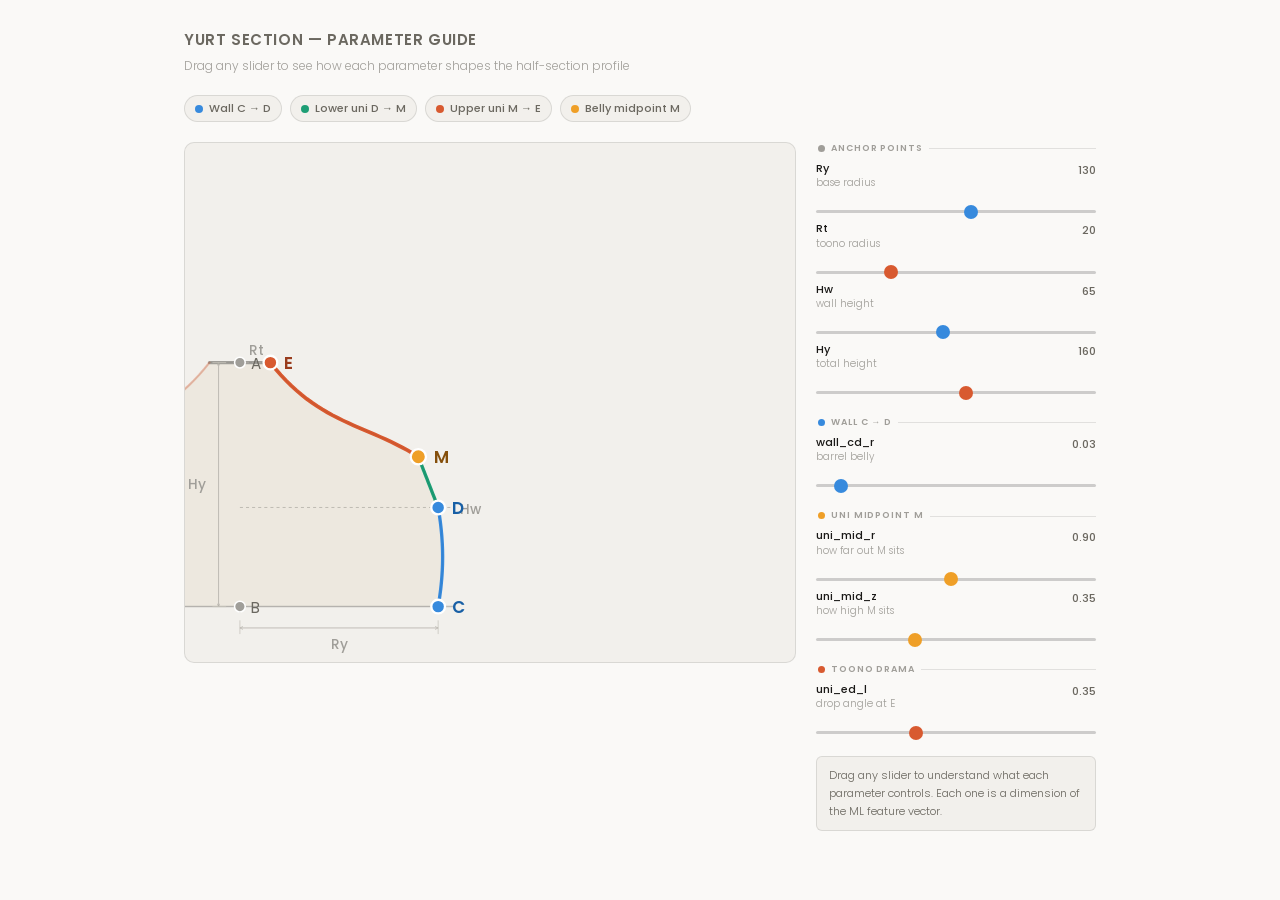
<file: scans/yurt_parameter_explainer.html>
<!DOCTYPE html>
<html lang="en">
<head>
<meta charset="UTF-8">
<meta name="viewport" content="width=device-width, initial-scale=1.0">
<title>Yurt Section — Parameter Explainer</title>
<link rel="preconnect" href="https://fonts.googleapis.com">
<link rel="preconnect" href="https://fonts.gstatic.com" crossorigin>
<link href="https://fonts.googleapis.com/css2?family=Poppins:wght@300;400;500;600&display=swap" rel="stylesheet">
<style>
  *, *::before, *::after { box-sizing: border-box; margin: 0; padding: 0; }

  :root {
    --bg:         #faf9f7;
    --surface:    #f2f0ec;
    --border:     rgba(0,0,0,0.10);
    --border-mid: rgba(0,0,0,0.18);
    --text-1:     #1a1917;
    --text-2:     #6b6860;
    --text-3:     #a09e99;
    --fill-yurt:  #ede8df;   /* warm parchment — the yurt interior */
    --c-wall:     #378ADD;   /* blue  — wall C→D */
    --c-uni1:     #1D9E75;   /* teal  — lower uni D→M */
    --c-uni2:     #D85A30;   /* coral — upper uni M→E */
    --c-mid:      #EF9F27;   /* amber — midpoint M */
    --c-anchor:   #378ADD;
    --radius:     10px;
    --radius-sm:  6px;
  }

  body {
    font-family: 'Poppins', sans-serif;
    background: var(--bg);
    color: var(--text-1);
    min-height: 100vh;
    padding: 0;
  }

  /* ── outer shell ── */
  .shell {
    max-width: 960px;
    margin: 0 auto;
    padding: 28px 24px 32px;
  }

  .title-row {
    margin-bottom: 6px;
  }
  .title-row h1 {
    font-size: 15px;
    font-weight: 600;
    letter-spacing: 0.04em;
    text-transform: uppercase;
    color: var(--text-2);
  }
  .subtitle {
    font-size: 12px;
    color: var(--text-3);
    font-weight: 300;
    margin-bottom: 20px;
  }

  /* ── legend chips ── */
  .legend {
    display: flex;
    flex-wrap: wrap;
    gap: 8px;
    margin-bottom: 20px;
  }
  .chip {
    display: flex;
    align-items: center;
    gap: 6px;
    font-size: 11px;
    font-weight: 500;
    color: var(--text-2);
    background: var(--surface);
    border: 0.5px solid var(--border);
    border-radius: 20px;
    padding: 4px 10px;
  }
  .chip-dot {
    width: 8px;
    height: 8px;
    border-radius: 50%;
    flex-shrink: 0;
  }

  /* ── main grid ── */
  .grid {
    display: grid;
    grid-template-columns: 1fr 280px;
    gap: 20px;
    align-items: start;
  }
  @media (max-width: 680px) {
    .grid { grid-template-columns: 1fr; }
  }

  /* ── svg canvas ── */
  .canvas-wrap {
    background: var(--surface);
    border: 0.5px solid var(--border);
    border-radius: var(--radius);
    overflow: hidden;
    position: relative;
  }
  .canvas-wrap svg {
    display: block;
    width: 100%;
    height: auto;
  }

  /* ── controls panel ── */
  .controls {
    display: flex;
    flex-direction: column;
    gap: 0;
  }

  .section-label {
    font-size: 9px;
    font-weight: 600;
    letter-spacing: 0.10em;
    text-transform: uppercase;
    color: var(--text-3);
    margin: 14px 0 6px;
    padding-left: 2px;
    display: flex;
    align-items: center;
    gap: 6px;
  }
  .section-label:first-child { margin-top: 0; }
  .section-line {
    flex: 1;
    height: 0.5px;
    background: var(--border);
  }
  .section-dot {
    width: 7px;
    height: 7px;
    border-radius: 50%;
    flex-shrink: 0;
  }

  .param-row {
    display: grid;
    grid-template-columns: 1fr auto;
    gap: 0;
    margin-bottom: 2px;
  }
  .param-name {
    font-size: 11px;
    font-weight: 500;
    color: var(--text-1);
    font-family: 'Poppins', monospace;
    line-height: 1.3;
    margin-bottom: 1px;
  }
  .param-desc {
    font-size: 10px;
    font-weight: 300;
    color: var(--text-3);
    line-height: 1.3;
    margin-bottom: 4px;
  }
  .param-value {
    font-size: 11px;
    font-weight: 500;
    font-family: 'Poppins', monospace;
    color: var(--text-2);
    min-width: 32px;
    text-align: right;
    padding-top: 1px;
  }

  input[type="range"] {
    -webkit-appearance: none;
    appearance: none;
    width: 100%;
    height: 3px;
    border-radius: 2px;
    background: var(--border-mid);
    outline: none;
    margin-bottom: 8px;
    cursor: pointer;
  }
  input[type="range"]::-webkit-slider-thumb {
    -webkit-appearance: none;
    appearance: none;
    width: 14px;
    height: 14px;
    border-radius: 50%;
    background: var(--text-1);
    cursor: pointer;
    transition: transform 0.1s;
  }
  input[type="range"]::-webkit-slider-thumb:hover {
    transform: scale(1.2);
  }
  input[type="range"].wall  { accent-color: var(--c-wall);  }
  input[type="range"].uni1  { accent-color: var(--c-uni1);  }
  input[type="range"].uni2  { accent-color: var(--c-uni2);  }
  input[type="range"].mid   { accent-color: var(--c-mid);   }
  input[type="range"].wall::-webkit-slider-thumb  { background: var(--c-wall); }
  input[type="range"].uni1::-webkit-slider-thumb  { background: var(--c-uni1); }
  input[type="range"].uni2::-webkit-slider-thumb  { background: var(--c-uni2); }
  input[type="range"].mid::-webkit-slider-thumb   { background: var(--c-mid);  }

  /* ── hint box ── */
  .hint {
    margin-top: 14px;
    background: var(--surface);
    border: 0.5px solid var(--border);
    border-radius: var(--radius-sm);
    padding: 10px 12px;
    font-size: 11px;
    font-weight: 300;
    color: var(--text-2);
    line-height: 1.6;
    min-height: 60px;
    transition: opacity 0.2s;
  }
  .hint strong {
    font-weight: 600;
    color: var(--text-1);
  }
</style>
</head>
<body>
<div class="shell">

  <div class="title-row"><h1>Yurt section — parameter guide</h1></div>
  <p class="subtitle">Drag any slider to see how each parameter shapes the half-section profile</p>

  <div class="legend">
    <div class="chip"><span class="chip-dot" style="background:var(--c-wall)"></span>Wall C → D</div>
    <div class="chip"><span class="chip-dot" style="background:var(--c-uni1)"></span>Lower uni D → M</div>
    <div class="chip"><span class="chip-dot" style="background:var(--c-uni2)"></span>Upper uni M → E</div>
    <div class="chip"><span class="chip-dot" style="background:var(--c-mid)"></span>Belly midpoint M</div>
  </div>

  <div class="grid">

    <div class="canvas-wrap">
      <svg id="yurt-svg" viewBox="0 0 400 340" xmlns="http://www.w3.org/2000/svg"></svg>
    </div>

    <div class="controls">

      <div class="section-label">
        <span class="section-dot" style="background:var(--text-3)"></span>
        Anchor points
        <span class="section-line"></span>
      </div>

      <div>
        <div class="param-row">
          <div><div class="param-name">Ry</div><div class="param-desc">base radius</div></div>
          <div class="param-value" id="v-Ry">—</div>
        </div>
        <input type="range" id="s-Ry" min="80" max="170" value="130" step="1" class="wall">
      </div>

      <div>
        <div class="param-row">
          <div><div class="param-name">Rt</div><div class="param-desc">toono radius</div></div>
          <div class="param-value" id="v-Rt">—</div>
        </div>
        <input type="range" id="s-Rt" min="8" max="55" value="20" step="1" class="uni2">
      </div>

      <div>
        <div class="param-row">
          <div><div class="param-name">Hw</div><div class="param-desc">wall height</div></div>
          <div class="param-value" id="v-Hw">—</div>
        </div>
        <input type="range" id="s-Hw" min="20" max="120" value="65" step="1" class="wall">
      </div>

      <div>
        <div class="param-row">
          <div><div class="param-name">Hy</div><div class="param-desc">total height</div></div>
          <div class="param-value" id="v-Hy">—</div>
        </div>
        <input type="range" id="s-Hy" min="90" max="220" value="160" step="1" class="uni2">
      </div>

      <div class="section-label">
        <span class="section-dot" style="background:var(--c-wall)"></span>
        Wall C → D
        <span class="section-line"></span>
      </div>

      <div>
        <div class="param-row">
          <div><div class="param-name">wall_cd_r</div><div class="param-desc">barrel belly</div></div>
          <div class="param-value" id="v-wcd">—</div>
        </div>
        <input type="range" id="s-wcd" min="0" max="0.45" value="0.03" step="0.01" class="wall">
      </div>

      <div class="section-label">
        <span class="section-dot" style="background:var(--c-mid)"></span>
        Uni midpoint M
        <span class="section-line"></span>
      </div>

      <div>
        <div class="param-row">
          <div><div class="param-name">uni_mid_r</div><div class="param-desc">how far out M sits</div></div>
          <div class="param-value" id="v-umr">—</div>
        </div>
        <input type="range" id="s-umr" min="0.3" max="1.55" value="0.9" step="0.01" class="mid">
      </div>

      <div>
        <div class="param-row">
          <div><div class="param-name">uni_mid_z</div><div class="param-desc">how high M sits</div></div>
          <div class="param-value" id="v-umz">—</div>
        </div>
        <input type="range" id="s-umz" min="0.05" max="0.92" value="0.35" step="0.01" class="mid">
      </div>

      <div class="section-label">
        <span class="section-dot" style="background:var(--c-uni2)"></span>
        Toono drama
        <span class="section-line"></span>
      </div>

      <div>
        <div class="param-row">
          <div><div class="param-name">uni_ed_l</div><div class="param-desc">drop angle at E</div></div>
          <div class="param-value" id="v-uel">—</div>
        </div>
        <input type="range" id="s-uel" min="0" max="1" value="0.35" step="0.01" class="uni2">
      </div>

      <div class="hint" id="hint">
        Drag any slider to understand what each parameter controls. Each one is a dimension of the ML feature vector.
      </div>

    </div>
  </div>
</div>

<script>
const HINTS = {
  Ry:  '<strong>Ry</strong> — How wide is the yurt at ground level? This is the radius at point C. A large Ry = a wide, spacious yurt. A small Ry = compact and nimble.',
  Rt:  '<strong>Rt</strong> — The radius of the toono, the crown opening at the very top. Small Rt = a tight sky window. Large Rt = a generous open crown. Toono size is one of the most culturally distinctive parameters.',
  Hw:  '<strong>Hw</strong> — Where does the wall end and the roof begin? This is the height of point D. Mongolian gers tend to have short walls; Central Asian yurts can be significantly taller.',
  Hy:  '<strong>Hy</strong> — The total height from ground to toono level. The ratio of Hy to Ry encodes whether the yurt feels tall and narrow or low and wide — a fundamental spatial quality.',
  wcd: '<strong>wall_cd_r</strong> — A tiny outward belly in the wall. Most yurt walls are nearly straight (near 0). A barrel wall is unusual and culturally specific — some Hunnu-era forms show this.',
  umr: '<strong>uni_mid_r</strong> — Where does the belly midpoint M sit radially? Below 1.0 = M is inside the wall. <em>Above 1.0 = M bulges outside the wall base</em> — the dramatic Inner Mongolian form. This is the most culturally discriminating parameter in the entire feature vector.',
  umz: '<strong>uni_mid_z</strong> — How high up is the belly? Low value = the bulge happens right above the wall. High value = the bulge swells up near the toono. Together with uni_mid_r this encodes the personality of the roof sweep.',
  uel: '<strong>uni_ed_l</strong> — The arrival angle at the toono. Near 0 = a smooth natural curve meeting E. Near 1.0 = nearly vertical — the uni drops almost straight down into the crown. That dramatic near-vertical drop is the signature of the Inner Mongolian typology you saw in the drawing.',
};

const SVG_NS = 'http://www.w3.org/2000/svg';
const svgEl  = document.getElementById('yurt-svg');
const VW = 400, VH = 340;
const OX = 36, baseY = VH - 36;

function gp(id){ return parseFloat(document.getElementById(id).value); }

function bez(p0,p1,p2,p3,n=28){
  const pts=[];
  for(let i=0;i<=n;i++){
    const t=i/n, u=1-t;
    pts.push({
      x: u**3*p0.x+3*u**2*t*p1.x+3*u*t**2*p2.x+t**3*p3.x,
      y: u**3*p0.y+3*u**2*t*p1.y+3*u*t**2*p2.y+t**3*p3.y
    });
  }
  return pts;
}

function vlen(v){ return Math.sqrt(v.x*v.x+v.y*v.y); }
function vnorm(v){ const l=Math.max(vlen(v),0.001); return {x:v.x/l,y:v.y/l}; }
function lerp(a,b,t){ return a+(b-a)*t; }
function rx(r){ return OX+r; }
function zy(z){ return baseY-z; }

function ptStr(pts){ return pts.map((p,i)=>`${i===0?'M':'L'}${p.x.toFixed(2)},${p.y.toFixed(2)}`).join(' '); }

function mirrorPts(pts){
  const mirrored = [...pts].reverse().map(p=>({x:2*OX-p.x, y:p.y}));
  return [...pts, ...mirrored];
}

function mkEl(tag, attrs){
  const el = document.createElementNS(SVG_NS, tag);
  for(const [k,v] of Object.entries(attrs)) el.setAttribute(k,v);
  return el;
}

function draw(){
  const Ry  = gp('s-Ry');
  const Rt  = gp('s-Rt');
  const Hw  = gp('s-Hw');
  const Hy  = gp('s-Hy');
  const wcd = gp('s-wcd');
  const umr = gp('s-umr');
  const umz = gp('s-umz');
  const uel = gp('s-uel');

  document.getElementById('v-Ry').textContent  = Ry;
  document.getElementById('v-Rt').textContent  = Rt;
  document.getElementById('v-Hw').textContent  = Hw;
  document.getElementById('v-Hy').textContent  = Hy;
  document.getElementById('v-wcd').textContent = wcd.toFixed(2);
  document.getElementById('v-umr').textContent = umr.toFixed(2);
  document.getElementById('v-umz').textContent = umz.toFixed(2);
  document.getElementById('v-uel').textContent = uel.toFixed(2);

  const C = {x:rx(Ry),  y:zy(0)};
  const D = {x:rx(Ry),  y:zy(Hw)};
  const M = {x:rx(umr*Ry), y:zy(Hw+umz*(Hy-Hw))};
  const E = {x:rx(Rt),  y:zy(Hy)};
  const A = {x:OX,      y:zy(Hy)};
  const B = {x:OX,      y:baseY};

  const Cr = {x:rx(Ry+wcd*Ry), y:zy(Hw*0.35)};
  const Dl = {x:rx(Ry+wcd*Ry), y:zy(Hw*0.65)};

  const dm  = {x:M.x-D.x, y:M.y-D.y};
  const dml = Math.max(vlen(dm),0.1);
  const dmn = vnorm(dm);
  const Dr  = {x:D.x+dmn.x*dml*0.55, y:D.y+dmn.y*dml*0.55};
  const Ml  = {x:M.x-dmn.x*dml*0.30, y:M.y-dmn.y*dml*0.30};

  const me  = {x:E.x-M.x, y:E.y-M.y};
  const mel = Math.max(vlen(me),0.1);
  const men = vnorm(me);
  const Mr  = {x:M.x+men.x*mel*0.35, y:M.y+men.y*mel*0.35};
  const nat = {x:-men.x, y:-men.y};
  const vrt = {x:0, y:1};
  const arr = vnorm({x:lerp(nat.x,vrt.x,uel), y:lerp(nat.y,vrt.y,uel)});
  const El  = {x:E.x+arr.x*mel*0.45, y:E.y+arr.y*mel*0.45};

  const wall = bez(C,Cr,Dl,D);
  const uni1 = bez(D,Dr,Ml,M);
  const uni2 = bez(M,Mr,El,E);
  const profile = [...wall, ...uni1.slice(1), ...uni2.slice(1)];

  const fullPts  = mirrorPts(profile);
  const fillD    = ptStr(fullPts) + ' Z';
  const outlineD = ptStr(fullPts) + ' Z';
  const wallD    = ptStr(wall);
  const uni1D    = ptStr(uni1);
  const uni2D    = ptStr(uni2);

  const wallDm   = ptStr([...wall].reverse().map(p=>({x:2*OX-p.x,y:p.y})));
  const uni1Dm   = ptStr([...uni1].reverse().map(p=>({x:2*OX-p.x,y:p.y})));
  const uni2Dm   = ptStr([...uni2].reverse().map(p=>({x:2*OX-p.x,y:p.y})));

  // dimension lines
  const dimRy   = `M${OX},${baseY+14} L${rx(Ry)},${baseY+14}`;
  const dimHy   = `M${OX-14},${baseY} L${OX-14},${zy(Hy)}`;
  const dimHw   = `M${OX},${zy(Hw)} L${rx(Ry)+8},${zy(Hw)}`;

  svgEl.innerHTML = `
    <defs>
      <marker id="ah" viewBox="0 0 8 8" refX="7" refY="4" markerWidth="5" markerHeight="5" orient="auto-start-reverse">
        <path d="M1 1L7 4L1 7" fill="none" stroke="context-stroke" stroke-width="1.2" stroke-linecap="round" stroke-linejoin="round"/>
      </marker>
    </defs>

    <!-- center axis -->
    <line x1="${OX}" y1="${baseY+4}" x2="${OX}" y2="${zy(Hy)-4}"
          stroke="#c8c4bc" stroke-width="0.75" stroke-dasharray="3 3"/>

    <!-- filled interior — warm parchment -->
    <path d="${fillD}" fill="#ede8df" stroke="none"/>

    <!-- toono top bar -->
    <line x1="${2*OX-E.x}" y1="${E.y}" x2="${E.x}" y2="${E.y}"
          stroke="#a09e99" stroke-width="2" stroke-linecap="round"/>

    <!-- ground line -->
    <line x1="${2*OX-C.x-10}" y1="${baseY}" x2="${C.x+10}" y2="${baseY}"
          stroke="#a09e99" stroke-width="1" opacity="0.6"/>

    <!-- mirrored segments (lighter) -->
    <path d="${wallDm}"  fill="none" stroke="#378ADD" stroke-width="1.5" opacity="0.35" stroke-linecap="round"/>
    <path d="${uni1Dm}"  fill="none" stroke="#1D9E75" stroke-width="1.5" opacity="0.35" stroke-linecap="round"/>
    <path d="${uni2Dm}"  fill="none" stroke="#D85A30" stroke-width="1.5" opacity="0.35" stroke-linecap="round"/>

    <!-- main segments -->
    <path d="${wallD}"  fill="none" stroke="#378ADD" stroke-width="2.2" stroke-linecap="round"/>
    <path d="${uni1D}"  fill="none" stroke="#1D9E75" stroke-width="2.2" stroke-linecap="round"/>
    <path d="${uni2D}"  fill="none" stroke="#D85A30" stroke-width="2.5" stroke-linecap="round"/>

    <!-- outline -->
    <path d="${outlineD}" fill="none" stroke="rgba(0,0,0,0.08)" stroke-width="0.5"/>

    <!-- dimension: Ry -->
    <path d="${dimRy}" fill="none" stroke="#b0ada6" stroke-width="0.5" marker-end="url(#ah)" marker-start="url(#ah)"/>
    <line x1="${OX}" y1="${baseY+9}" x2="${OX}" y2="${baseY+18}" stroke="#c8c4bc" stroke-width="0.5"/>
    <line x1="${rx(Ry)}" y1="${baseY+9}" x2="${rx(Ry)}" y2="${baseY+18}" stroke="#c8c4bc" stroke-width="0.5"/>
    <text x="${OX+Ry/2}" y="${baseY+28}" text-anchor="middle"
          font-family="Poppins,sans-serif" font-size="9" fill="#a09e99" font-weight="500">Ry</text>

    <!-- dimension: Hy -->
    <path d="${dimHy}" fill="none" stroke="#b0ada6" stroke-width="0.5" marker-end="url(#ah)" marker-start="url(#ah)"/>
    <line x1="${OX-9}" y1="${baseY}" x2="${OX-18}" y2="${baseY}" stroke="#c8c4bc" stroke-width="0.5"/>
    <line x1="${OX-9}" y1="${zy(Hy)}" x2="${OX-18}" y2="${zy(Hy)}" stroke="#c8c4bc" stroke-width="0.5"/>
    <text x="${OX-22}" y="${zy(Hy/2)}" text-anchor="end" dominant-baseline="central"
          font-family="Poppins,sans-serif" font-size="9" fill="#a09e99" font-weight="500">Hy</text>

    <!-- dimension: Hw dash -->
    <path d="${dimHw}" fill="none" stroke="#b0ada6" stroke-width="0.5" stroke-dasharray="2 2"/>
    <text x="${rx(Ry)+14}" y="${zy(Hw)+1}" dominant-baseline="central"
          font-family="Poppins,sans-serif" font-size="9" fill="#a09e99" font-weight="500">Hw</text>

    <!-- Rt tick -->
    <line x1="${OX}" y1="${E.y}" x2="${E.x}" y2="${E.y}"
          stroke="#b0ada6" stroke-width="0.5" stroke-dasharray="2 2"/>
    <text x="${OX+Rt/2+1}" y="${E.y-5}" text-anchor="middle"
          font-family="Poppins,sans-serif" font-size="9" fill="#a09e99" font-weight="500">Rt</text>

    <!-- key point labels -->
    <circle cx="${C.x}" cy="${C.y}" r="4.5" fill="#378ADD" stroke="white" stroke-width="1.5"/>
    <text x="${C.x+9}" y="${C.y+4}" font-family="Poppins,sans-serif" font-size="11" fill="#185FA5" font-weight="600">C</text>

    <circle cx="${D.x}" cy="${D.y}" r="4.5" fill="#378ADD" stroke="white" stroke-width="1.5"/>
    <text x="${D.x+9}" y="${D.y+4}" font-family="Poppins,sans-serif" font-size="11" fill="#185FA5" font-weight="600">D</text>

    <circle cx="${M.x}" cy="${M.y}" r="5" fill="#EF9F27" stroke="white" stroke-width="1.5"/>
    <text x="${M.x+10}" y="${M.y+4}" font-family="Poppins,sans-serif" font-size="11" fill="#854F0B" font-weight="600">M</text>

    <circle cx="${E.x}" cy="${E.y}" r="4.5" fill="#D85A30" stroke="white" stroke-width="1.5"/>
    <text x="${E.x+9}" y="${E.y+4}" font-family="Poppins,sans-serif" font-size="11" fill="#993C1D" font-weight="600">E</text>

    <circle cx="${A.x}" cy="${A.y}" r="3.5" fill="#a09e99" stroke="white" stroke-width="1"/>
    <text x="${A.x+7}" y="${A.y+4}" font-family="Poppins,sans-serif" font-size="10" fill="#6b6860">A</text>

    <circle cx="${B.x}" cy="${B.y}" r="3.5" fill="#a09e99" stroke="white" stroke-width="1"/>
    <text x="${B.x+7}" y="${B.y+4}" font-family="Poppins,sans-serif" font-size="10" fill="#6b6860">B</text>
  `;
}

// bind sliders
const sliderMap = {
  'Ry':'Ry','Rt':'Rt','Hw':'Hw','Hy':'Hy',
  'wcd':'wcd','umr':'umr','umz':'umz','uel':'uel'
};
Object.keys(sliderMap).forEach(k => {
  const el = document.getElementById('s-'+k);
  el.addEventListener('input', () => {
    draw();
    document.getElementById('hint').innerHTML = HINTS[k] || '';
  });
});

draw();
</script>
</body>
</html>
</file>
